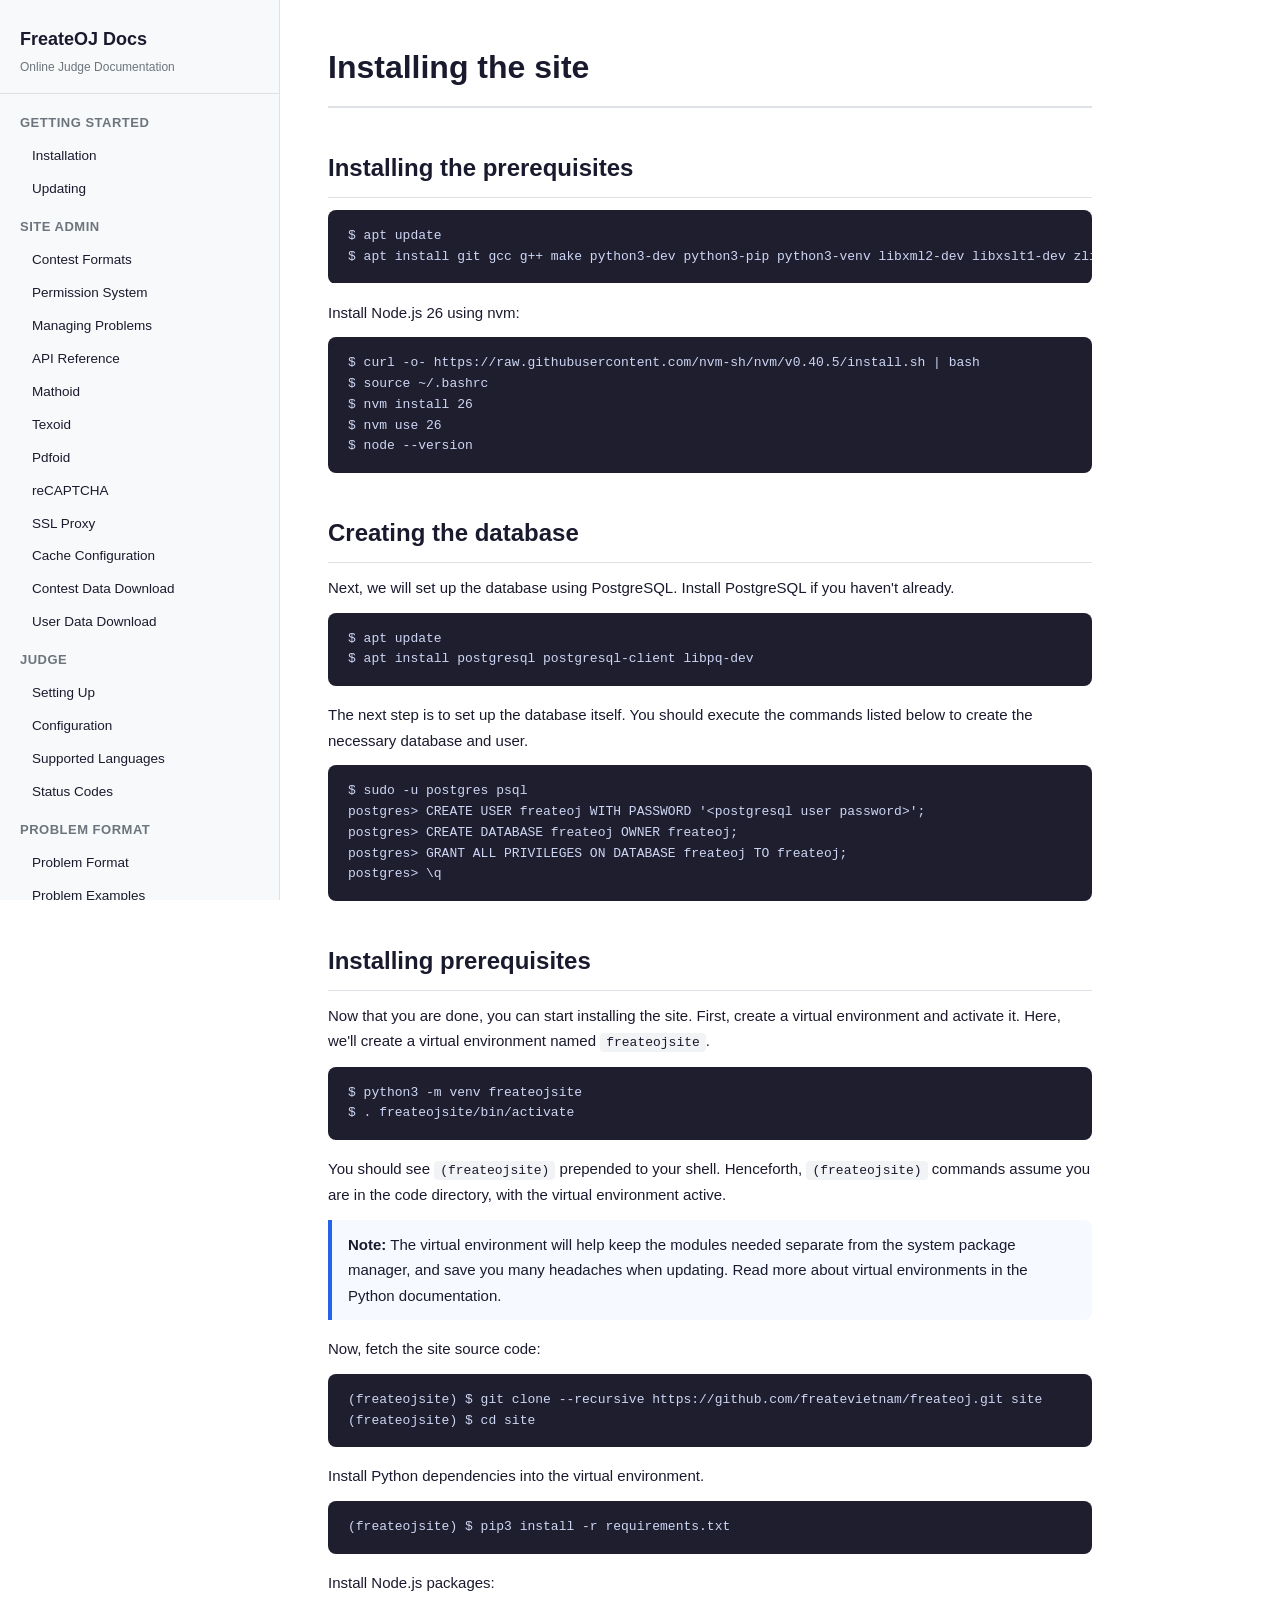
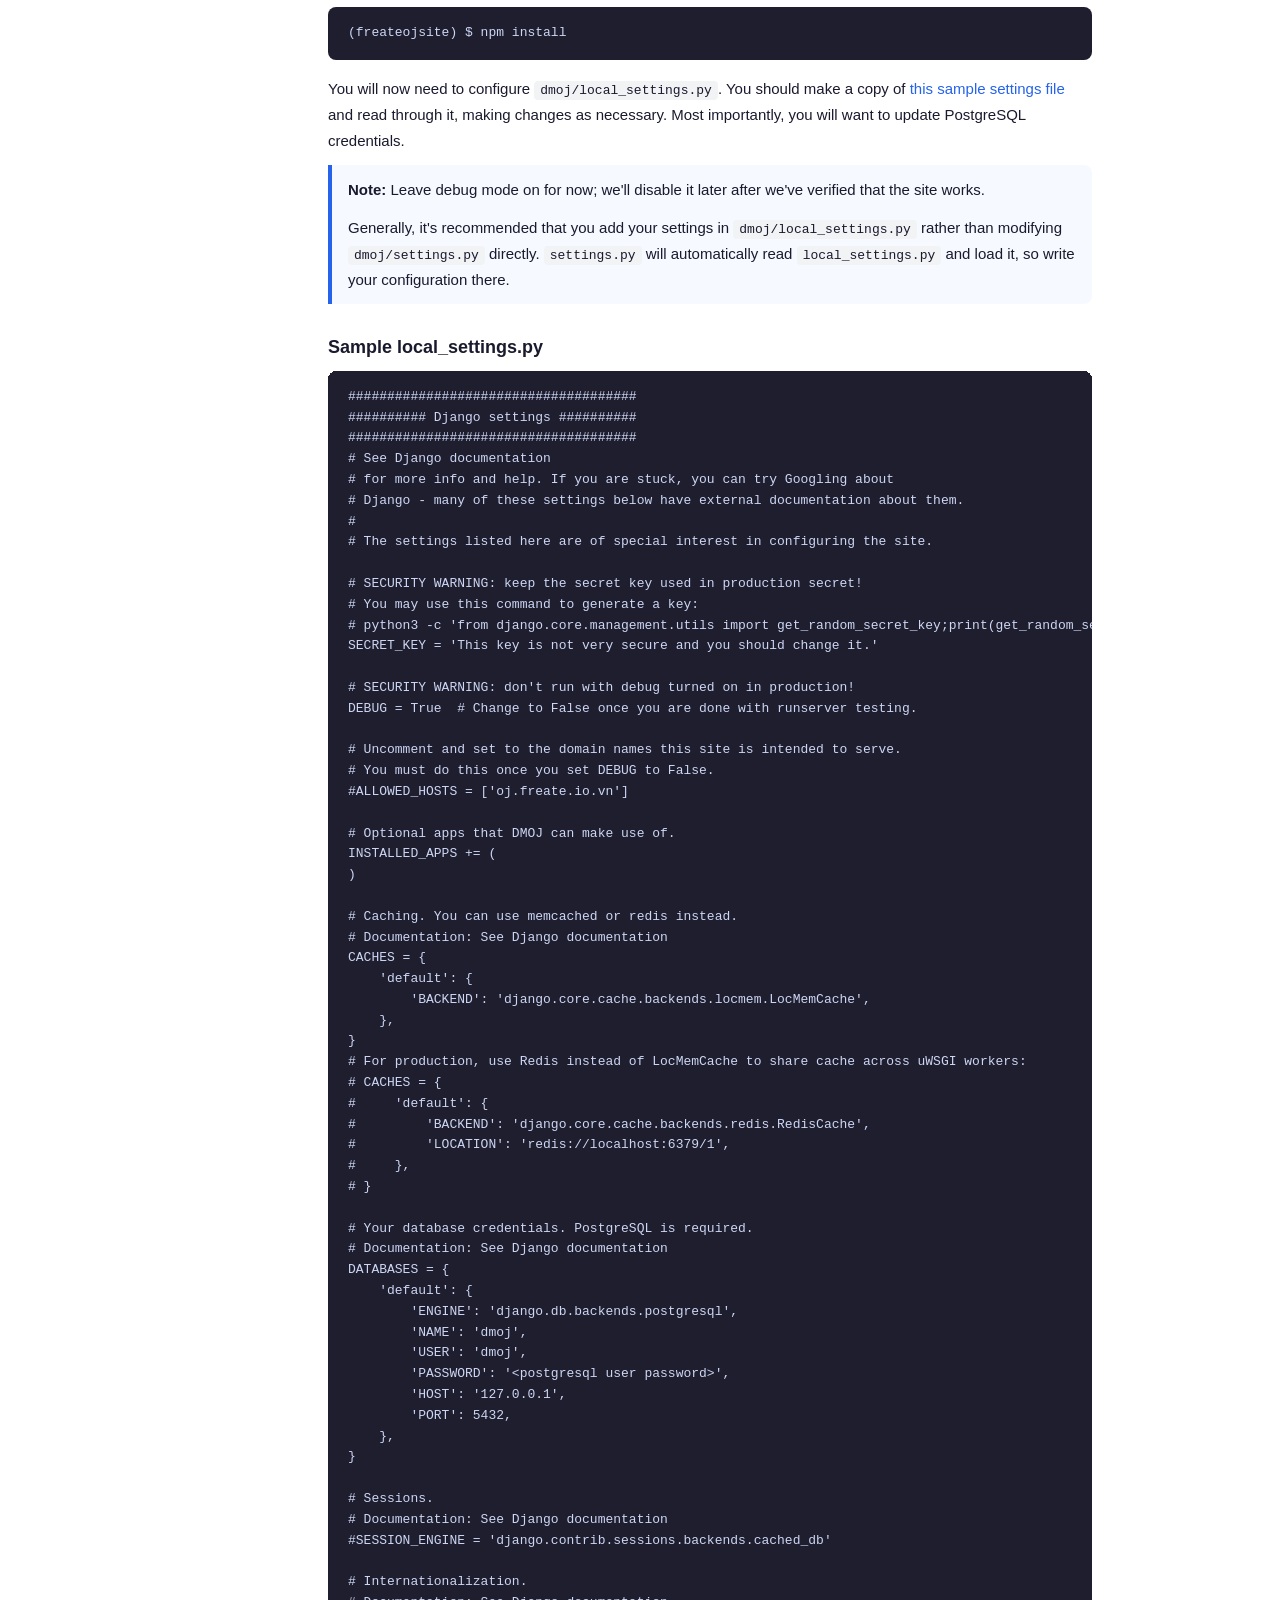
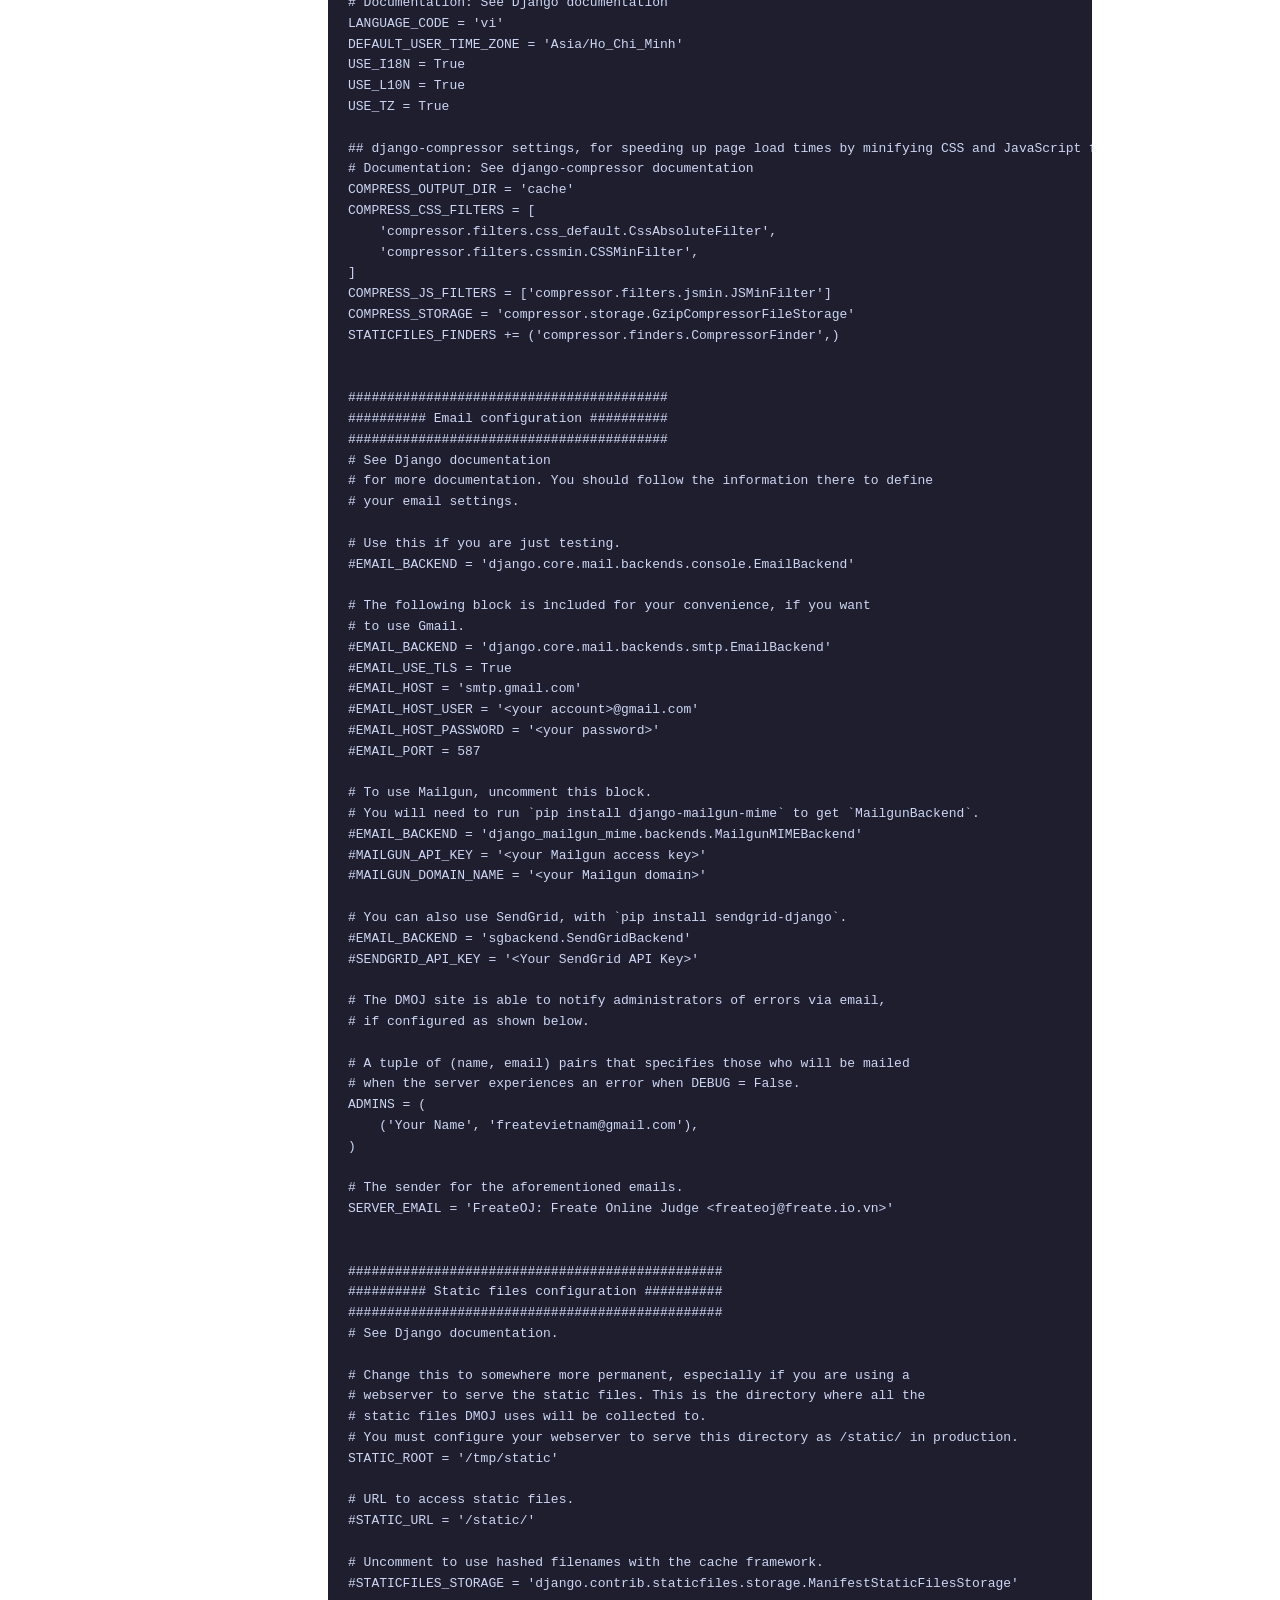
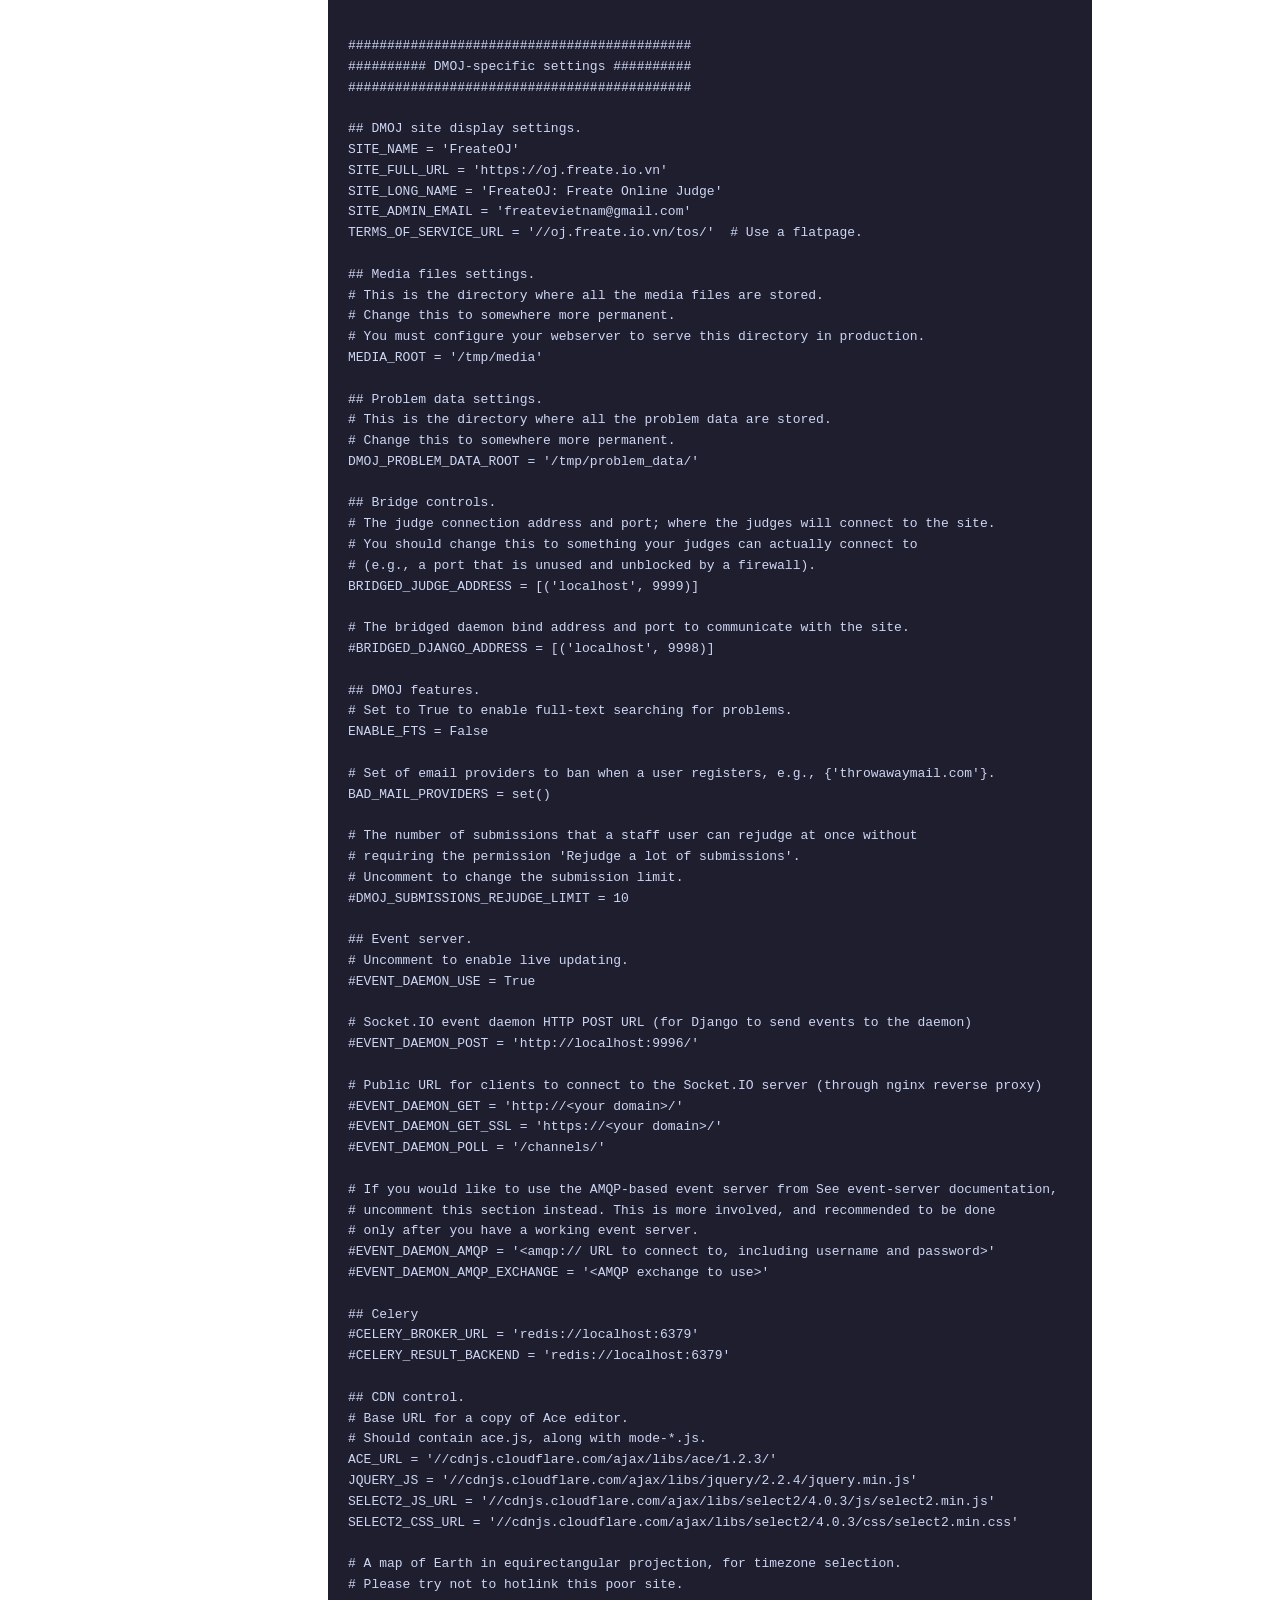
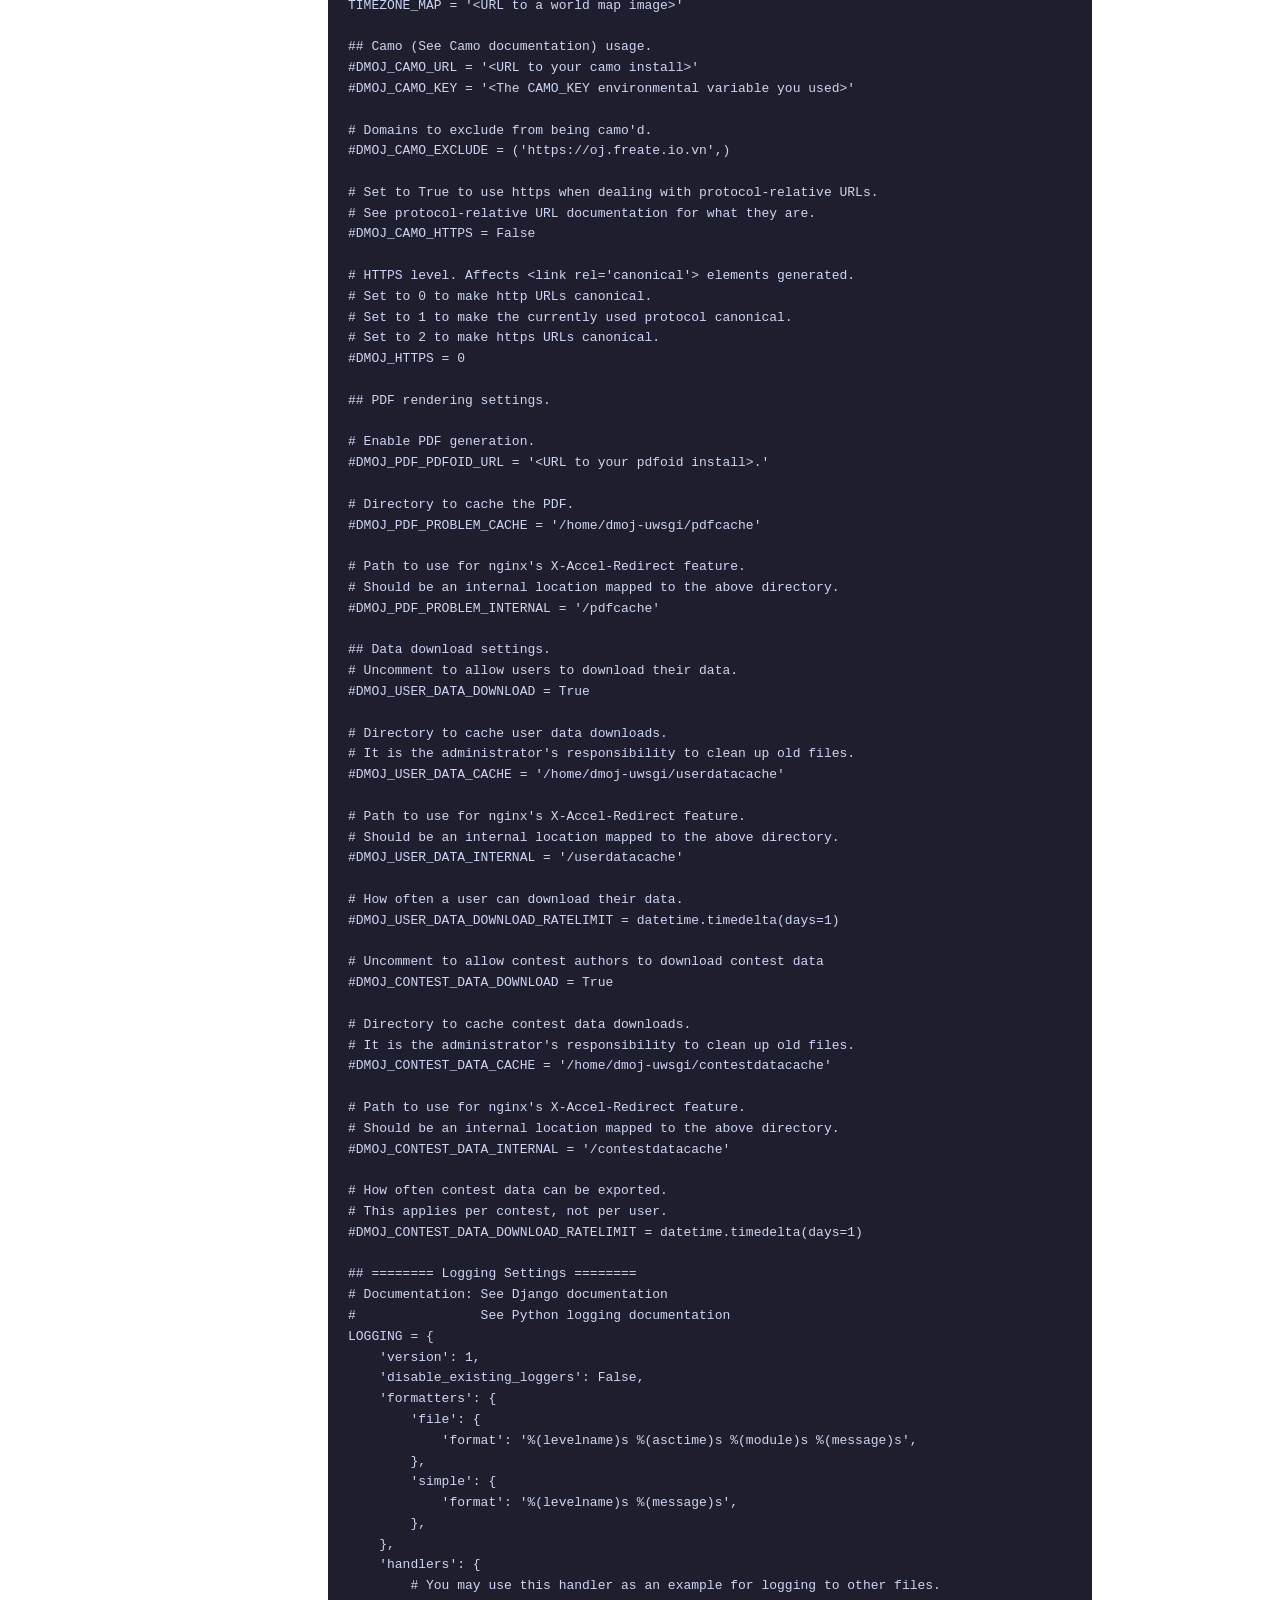
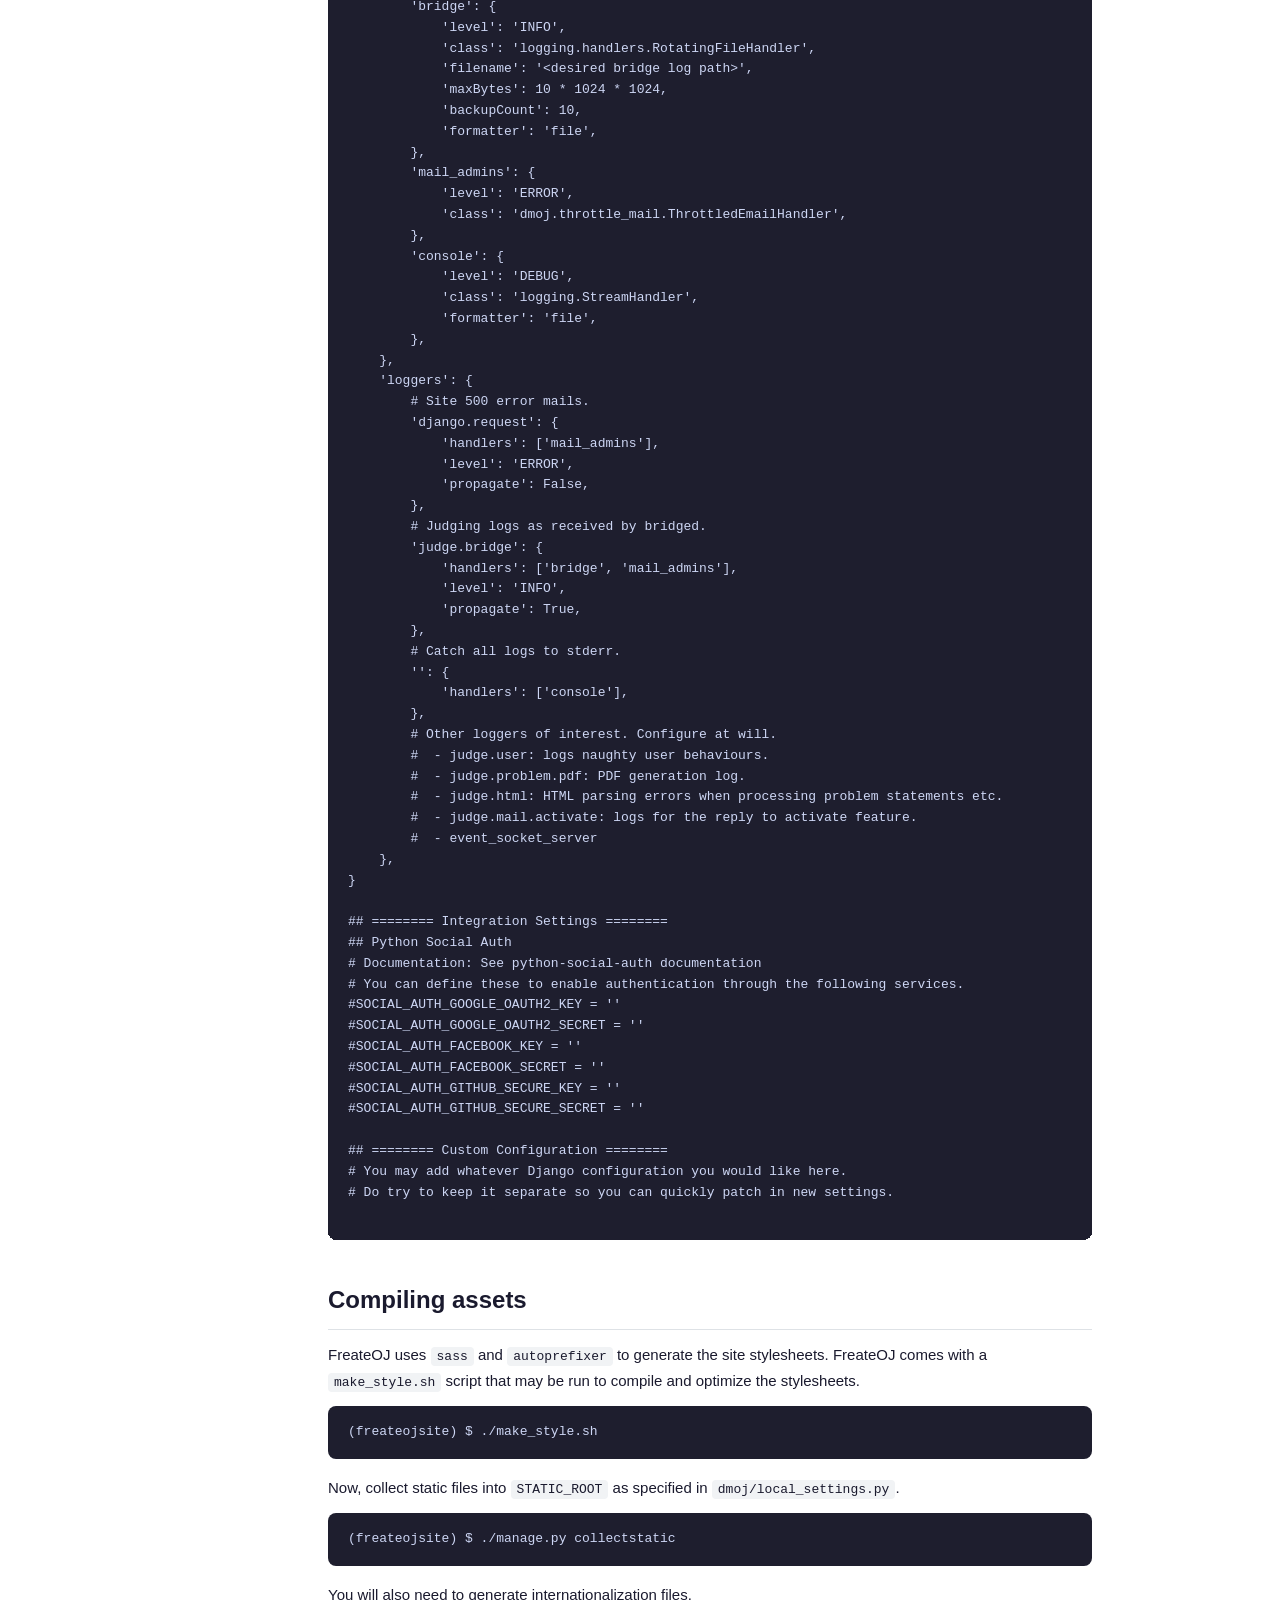
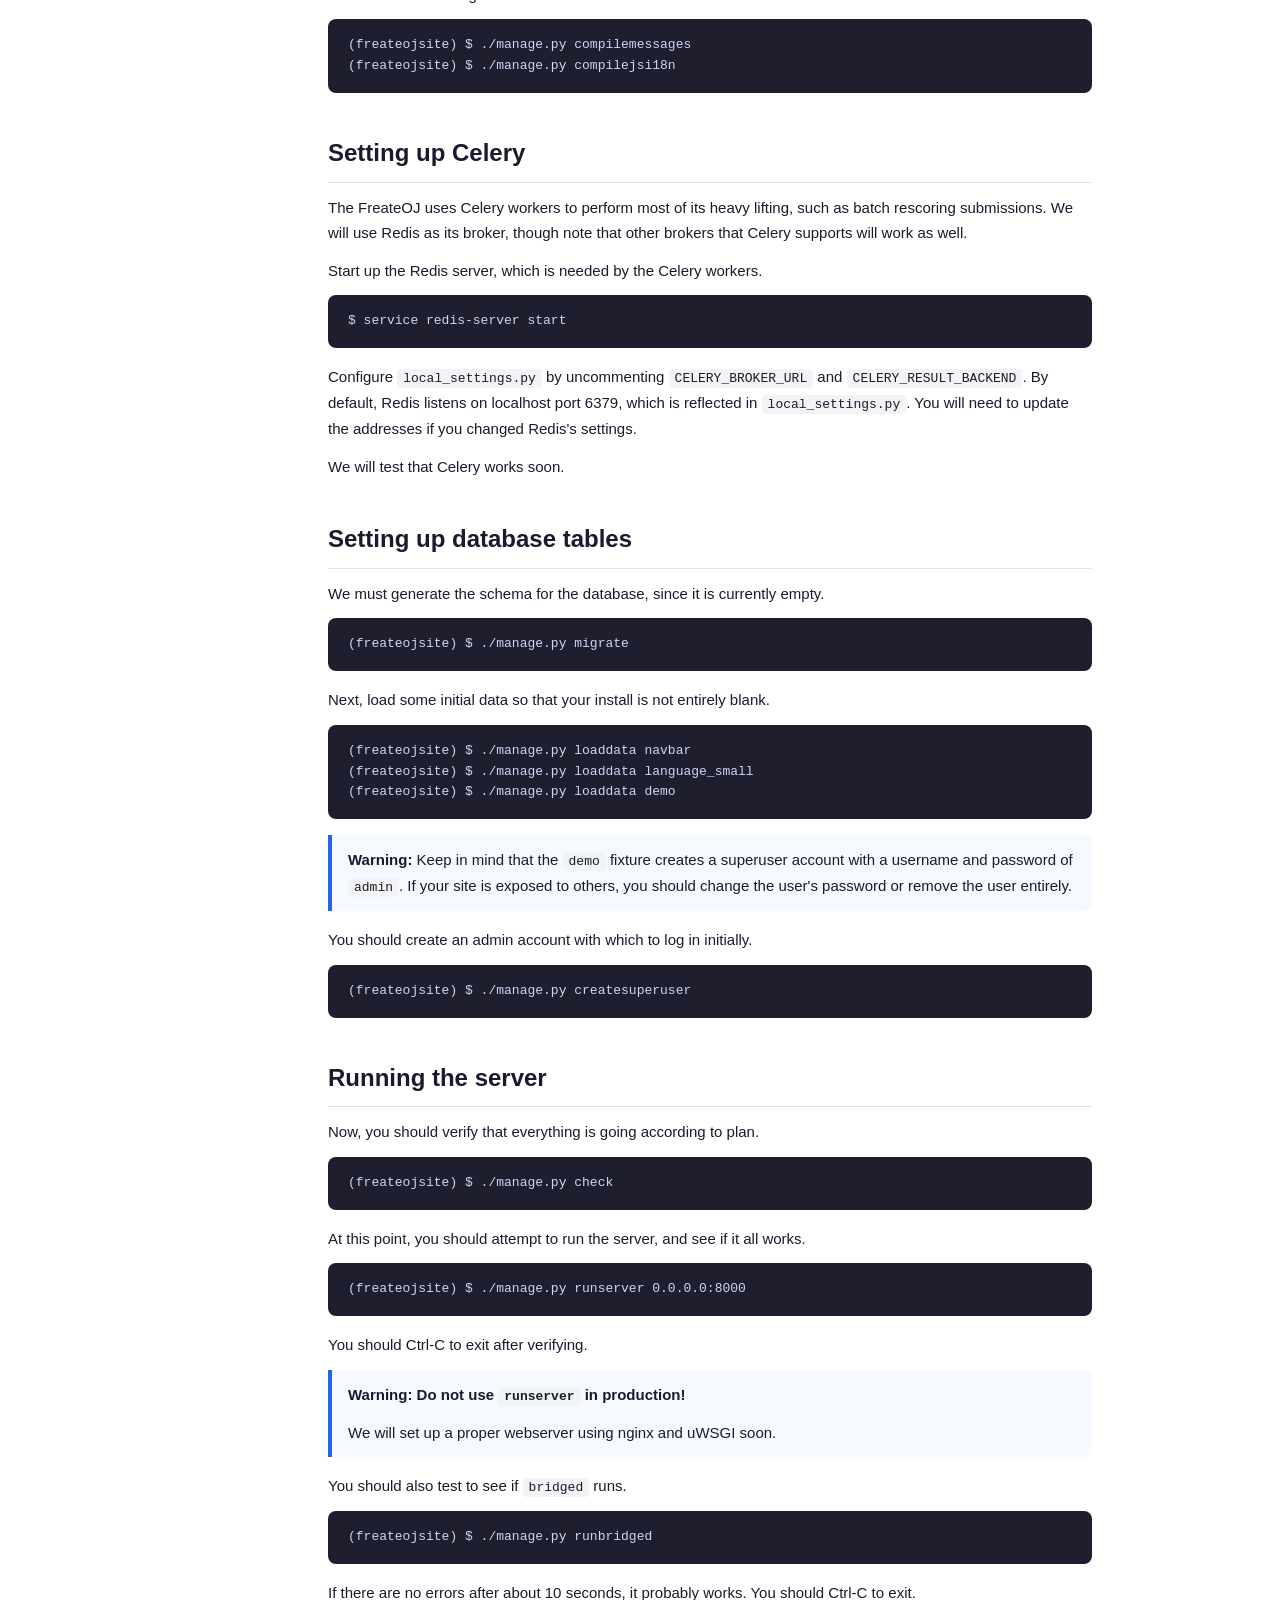
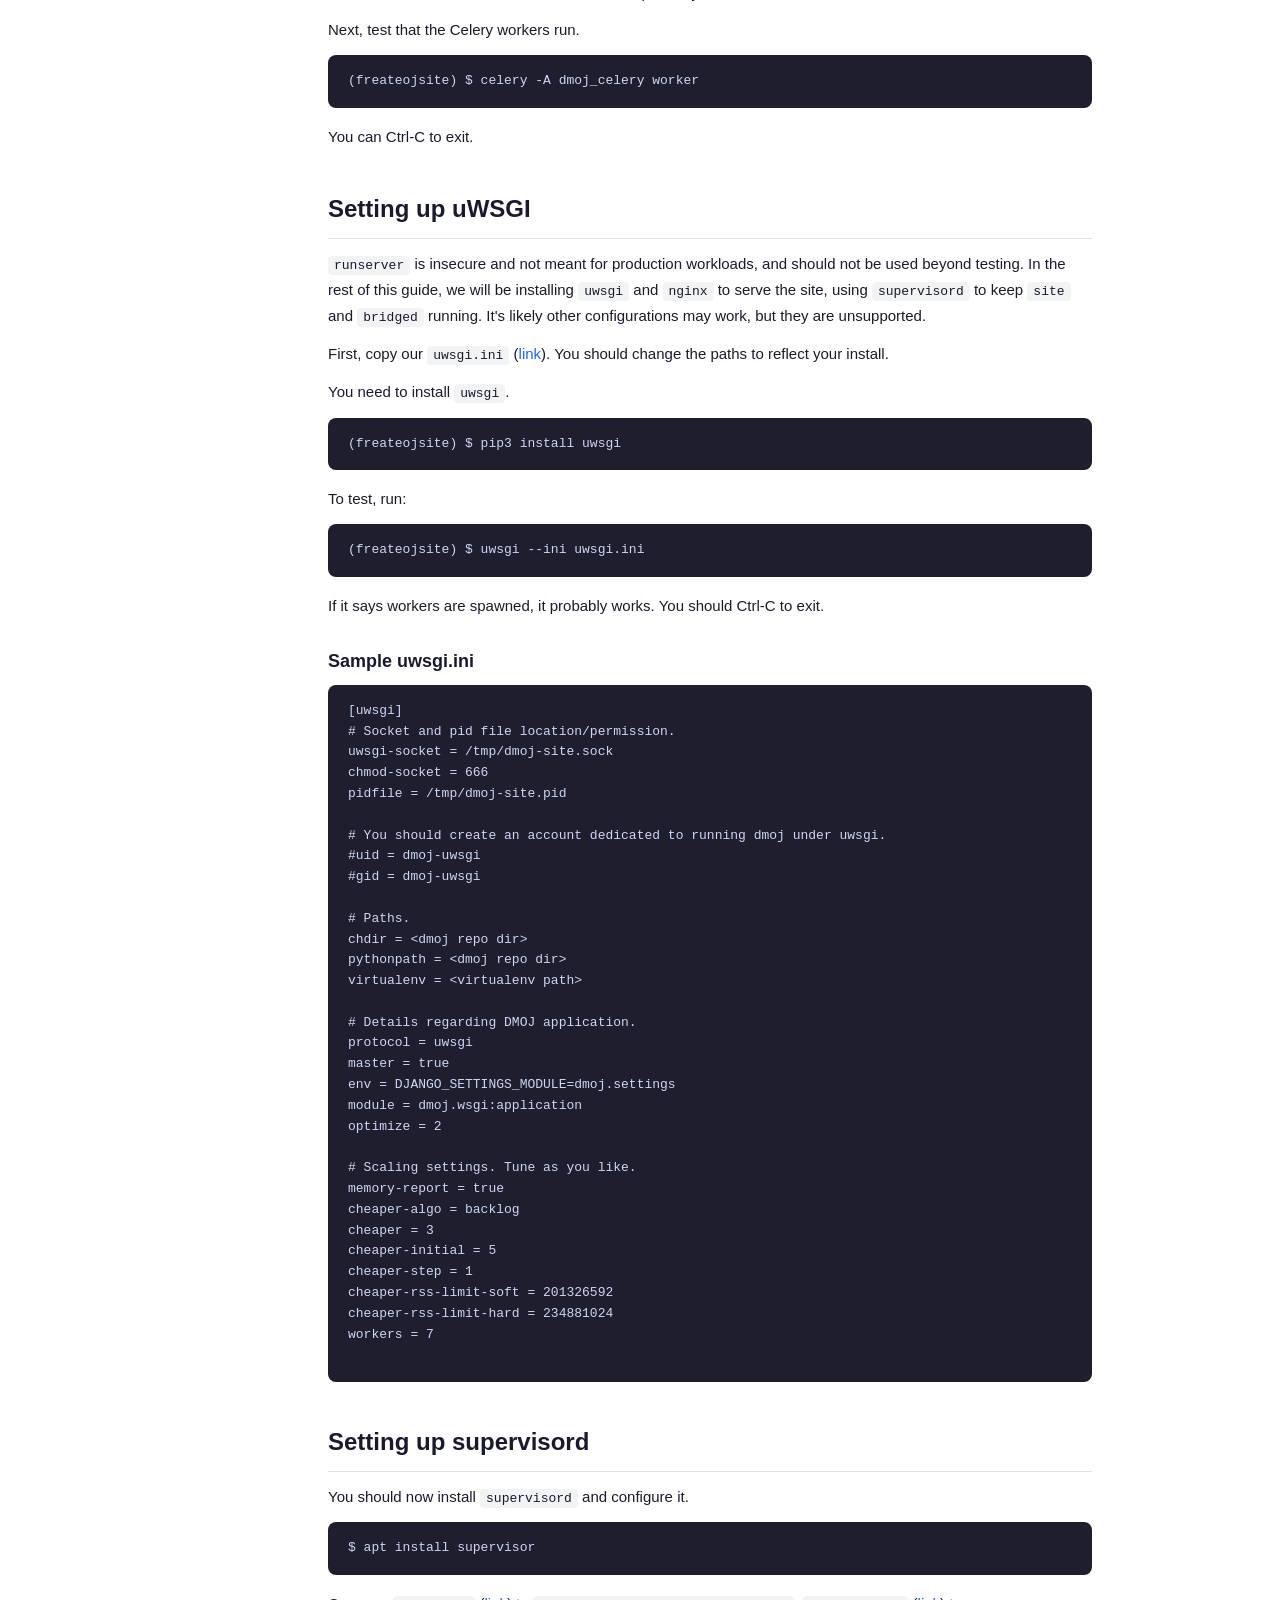
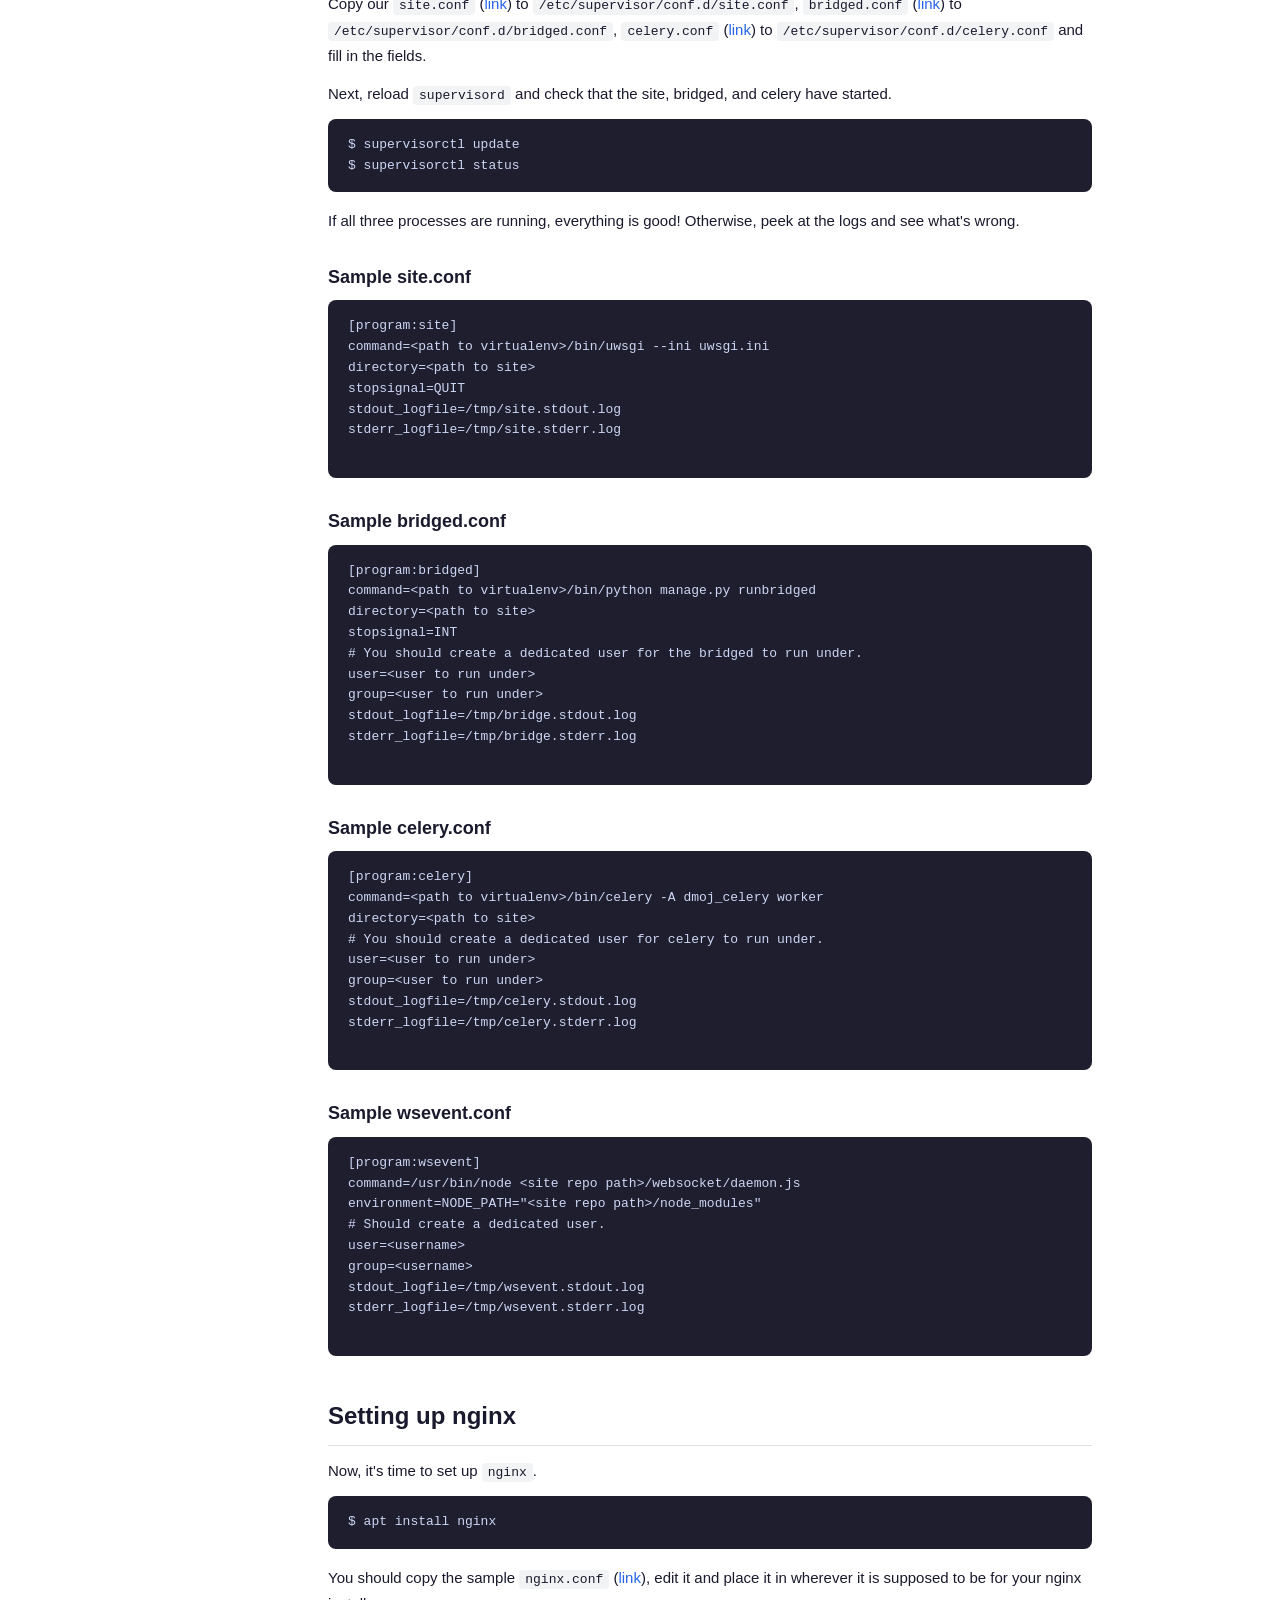
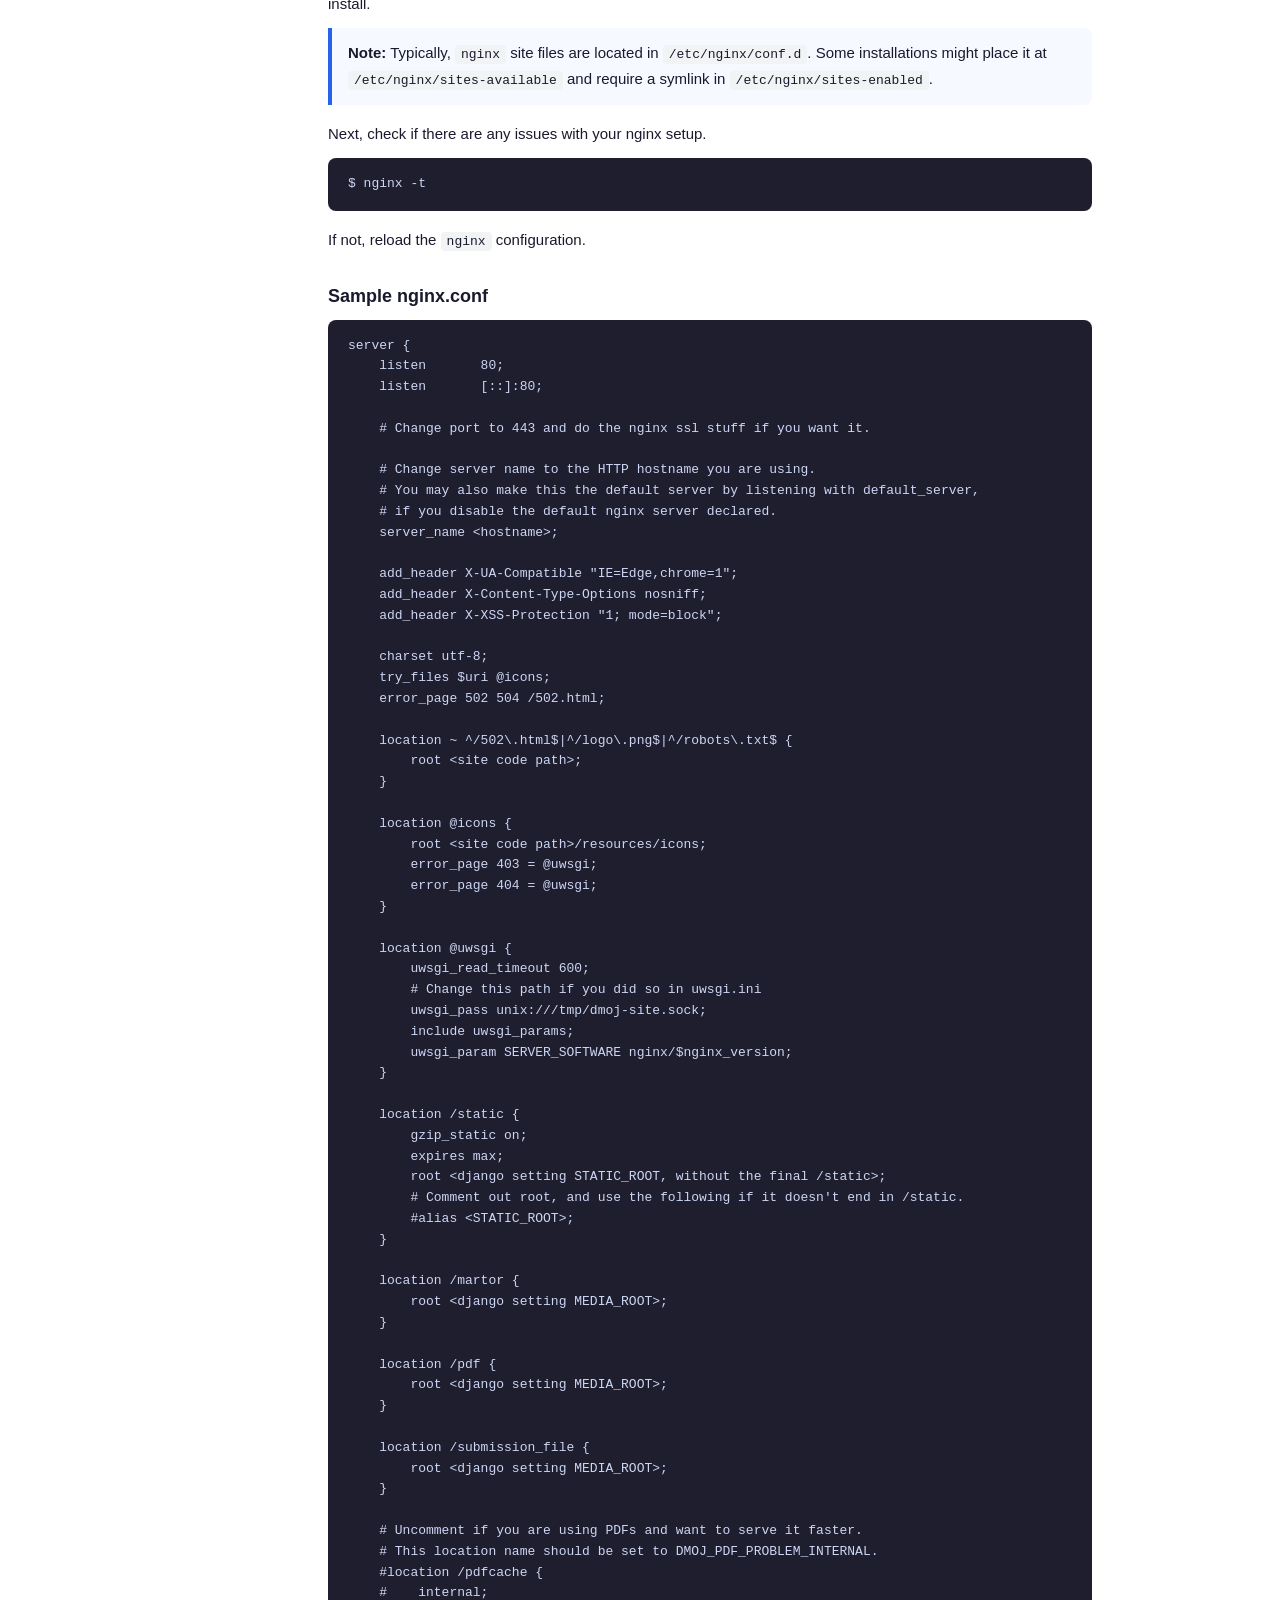
<file: index.html>
<!DOCTYPE html>
<html lang="en">
<head>
    <meta charset="UTF-8">
    <meta name="viewport" content="width=device-width, initial-scale=1.0">
    <title>FreateOJ Documentation</title>
    <link rel="stylesheet" href="css/docs.css">
</head>
<body>
    <button class="menu-toggle" onclick="document.querySelector('.sidebar').classList.toggle('open')">&#9776;</button>
    
    <aside class="sidebar">
        <div class="sidebar-header">
            <h2>FreateOJ Docs</h2>
            <p>Online Judge Documentation</p>
        </div>
        <nav>
            <ul>
                <li>
                    <a href="#">Getting Started</a>
                    <ul>
                        <li><a href="#installation">Installation</a></li>
                        <li><a href="#updating">Updating</a></li>
                    </ul>
                </li>
                <li>
                    <a href="#">Site Admin</a>
                    <ul>
                        <li><a href="#contest-formats">Contest Formats</a></li>
                        <li><a href="#permission-system">Permission System</a></li>
                        <li><a href="#managing-problems">Managing Problems</a></li>
                        <li><a href="#api">API Reference</a></li>
                        <li><a href="#mathoid">Mathoid</a></li>
                        <li><a href="#texoid">Texoid</a></li>
                        <li><a href="#pdfoid">Pdfoid</a></li>
                        <li><a href="#recaptcha">reCAPTCHA</a></li>
                        <li><a href="#ssl-proxy">SSL Proxy</a></li>
                        <li><a href="#cache-configuration">Cache Configuration</a></li>
                        <li><a href="#contest-data-download">Contest Data Download</a></li>
                        <li><a href="#user-data-download">User Data Download</a></li>
                    </ul>
                </li>
                <li>
                    <a href="#">Judge</a>
                    <ul>
                        <li><a href="#judge-setup">Setting Up</a></li>
                        <li><a href="#judge-config">Configuration</a></li>
                        <li><a href="#supported-languages">Supported Languages</a></li>
                        <li><a href="#status-codes">Status Codes</a></li>
                    </ul>
                </li>
                <li>
                    <a href="#">Problem Format</a>
                    <ul>
                        <li><a href="#problem-format">Problem Format</a></li>
                        <li><a href="#problem-examples">Problem Examples</a></li>
                        <li><a href="#custom-checkers">Custom Checkers</a></li>
                        <li><a href="#custom-graders">Custom Graders</a></li>
                        <li><a href="#generators">Generators</a></li>
                    </ul>
                </li>
                <li>
                    <a href="#">Reference</a>
                    <ul>
                        <li><a href="#math-syntax">Math Syntax</a></li>
                        <li><a href="#license">License</a></li>
                    </ul>
                </li>
            </ul>
        </nav>
    </aside>
    
    <main class="main">

        <div class="doc-section active" id="installation">
            <h1>Installing the site</h1>
            <h2>Installing the prerequisites</h2>
<pre><code class="language-shell-session">$ apt update
$ apt install git gcc g++ make python3-dev python3-pip python3-venv libxml2-dev libxslt1-dev zlib1g-dev gettext curl redis-server pkg-config libpq-dev
</code></pre>
            <p>Install Node.js 26 using nvm:</p>
<pre><code class="language-shell-session">$ curl -o- https://raw.githubusercontent.com/nvm-sh/nvm/v0.40.5/install.sh | bash
$ source ~/.bashrc
$ nvm install 26
$ nvm use 26
$ node --version
</code></pre>
            <h2>Creating the database</h2>
            <p>Next, we will set up the database using PostgreSQL. Install PostgreSQL if you haven't already.</p>
<pre><code class="language-shell-session">$ apt update
$ apt install postgresql postgresql-client libpq-dev
</code></pre>
            <p>The next step is to set up the database itself. You should execute the commands listed below to create the necessary database and user.</p>
<pre><code class="language-shell-session">$ sudo -u postgres psql
postgres> CREATE USER freateoj WITH PASSWORD '&lt;postgresql user password&gt;';
postgres> CREATE DATABASE freateoj OWNER freateoj;
postgres> GRANT ALL PRIVILEGES ON DATABASE freateoj TO freateoj;
postgres> \q
</code></pre>
            <h2>Installing prerequisites</h2>
            <p>Now that you are done, you can start installing the site. First, create a virtual environment and activate it. Here, we'll create a virtual environment named <code>freateojsite</code>.</p>
<pre><code class="language-shell-session">$ python3 -m venv freateojsite
$ . freateojsite/bin/activate
</code></pre>
            <p>You should see <code>(freateojsite)</code> prepended to your shell. Henceforth, <code>(freateojsite)</code> commands assume you are in the code directory, with the virtual environment active.</p>
            <blockquote><p><strong>Note:</strong> The virtual environment will help keep the modules needed separate from the system package manager, and save you many headaches when updating. Read more about virtual environments in the Python documentation.</p></blockquote>
            <p>Now, fetch the site source code:</p>
<pre><code class="language-shell-session">(freateojsite) $ git clone --recursive https://github.com/freatevietnam/freateoj.git site
(freateojsite) $ cd site
</code></pre>
            <p>Install Python dependencies into the virtual environment.</p>
<pre><code class="language-shell-session">(freateojsite) $ pip3 install -r requirements.txt
</code></pre>
            <p>Install Node.js packages:</p>
<pre><code class="language-shell-session">(freateojsite) $ npm install
</code></pre>
            <p>You will now need to configure <code>dmoj/local_settings.py</code>. You should make a copy of <a href="sample_files/local_settings.py">this sample settings file</a> and read through it, making changes as necessary. Most importantly, you will want to update PostgreSQL credentials.</p>
            <blockquote><p><strong>Note:</strong> Leave debug mode on for now; we'll disable it later after we've verified that the site works.</p>
            <p>Generally, it's recommended that you add your settings in <code>dmoj/local_settings.py</code> rather than modifying <code>dmoj/settings.py</code> directly. <code>settings.py</code> will automatically read <code>local_settings.py</code> and load it, so write your configuration there.</p></blockquote>
            <h3>Sample local_settings.py</h3>
<pre><code class="language-python">#####################################
########## Django settings ##########
#####################################
# See Django documentation
# for more info and help. If you are stuck, you can try Googling about
# Django - many of these settings below have external documentation about them.
#
# The settings listed here are of special interest in configuring the site.

# SECURITY WARNING: keep the secret key used in production secret!
# You may use this command to generate a key:
# python3 -c 'from django.core.management.utils import get_random_secret_key;print(get_random_secret_key())'
SECRET_KEY = 'This key is not very secure and you should change it.'

# SECURITY WARNING: don't run with debug turned on in production!
DEBUG = True  # Change to False once you are done with runserver testing.

# Uncomment and set to the domain names this site is intended to serve.
# You must do this once you set DEBUG to False.
#ALLOWED_HOSTS = ['oj.freate.io.vn']

# Optional apps that DMOJ can make use of.
INSTALLED_APPS += (
)

# Caching. You can use memcached or redis instead.
# Documentation: See Django documentation
CACHES = {
    'default': {
        'BACKEND': 'django.core.cache.backends.locmem.LocMemCache',
    },
}
# For production, use Redis instead of LocMemCache to share cache across uWSGI workers:
# CACHES = {
#     'default': {
#         'BACKEND': 'django.core.cache.backends.redis.RedisCache',
#         'LOCATION': 'redis://localhost:6379/1',
#     },
# }

# Your database credentials. PostgreSQL is required.
# Documentation: See Django documentation
DATABASES = {
    'default': {
        'ENGINE': 'django.db.backends.postgresql',
        'NAME': 'dmoj',
        'USER': 'dmoj',
        'PASSWORD': '&lt;postgresql user password&gt;',
        'HOST': '127.0.0.1',
        'PORT': 5432,
    },
}

# Sessions.
# Documentation: See Django documentation
#SESSION_ENGINE = 'django.contrib.sessions.backends.cached_db'

# Internationalization.
# Documentation: See Django documentation
LANGUAGE_CODE = 'vi'
DEFAULT_USER_TIME_ZONE = 'Asia/Ho_Chi_Minh'
USE_I18N = True
USE_L10N = True
USE_TZ = True

## django-compressor settings, for speeding up page load times by minifying CSS and JavaScript files.
# Documentation: See django-compressor documentation
COMPRESS_OUTPUT_DIR = 'cache'
COMPRESS_CSS_FILTERS = [
    'compressor.filters.css_default.CssAbsoluteFilter',
    'compressor.filters.cssmin.CSSMinFilter',
]
COMPRESS_JS_FILTERS = ['compressor.filters.jsmin.JSMinFilter']
COMPRESS_STORAGE = 'compressor.storage.GzipCompressorFileStorage'
STATICFILES_FINDERS += ('compressor.finders.CompressorFinder',)


#########################################
########## Email configuration ##########
#########################################
# See Django documentation
# for more documentation. You should follow the information there to define
# your email settings.

# Use this if you are just testing.
#EMAIL_BACKEND = 'django.core.mail.backends.console.EmailBackend'

# The following block is included for your convenience, if you want
# to use Gmail.
#EMAIL_BACKEND = 'django.core.mail.backends.smtp.EmailBackend'
#EMAIL_USE_TLS = True
#EMAIL_HOST = 'smtp.gmail.com'
#EMAIL_HOST_USER = '&lt;your account&gt;@gmail.com'
#EMAIL_HOST_PASSWORD = '&lt;your password&gt;'
#EMAIL_PORT = 587

# To use Mailgun, uncomment this block.
# You will need to run `pip install django-mailgun-mime` to get `MailgunBackend`.
#EMAIL_BACKEND = 'django_mailgun_mime.backends.MailgunMIMEBackend'
#MAILGUN_API_KEY = '&lt;your Mailgun access key&gt;'
#MAILGUN_DOMAIN_NAME = '&lt;your Mailgun domain&gt;'

# You can also use SendGrid, with `pip install sendgrid-django`.
#EMAIL_BACKEND = 'sgbackend.SendGridBackend'
#SENDGRID_API_KEY = '&lt;Your SendGrid API Key&gt;'

# The DMOJ site is able to notify administrators of errors via email,
# if configured as shown below.

# A tuple of (name, email) pairs that specifies those who will be mailed
# when the server experiences an error when DEBUG = False.
ADMINS = (
    ('Your Name', 'freatevietnam@gmail.com'),
)

# The sender for the aforementioned emails.
SERVER_EMAIL = 'FreateOJ: Freate Online Judge &lt;freateoj@freate.io.vn&gt;'


################################################
########## Static files configuration ##########
################################################
# See Django documentation.

# Change this to somewhere more permanent, especially if you are using a
# webserver to serve the static files. This is the directory where all the
# static files DMOJ uses will be collected to.
# You must configure your webserver to serve this directory as /static/ in production.
STATIC_ROOT = '/tmp/static'

# URL to access static files.
#STATIC_URL = '/static/'

# Uncomment to use hashed filenames with the cache framework.
#STATICFILES_STORAGE = 'django.contrib.staticfiles.storage.ManifestStaticFilesStorage'


############################################
########## DMOJ-specific settings ##########
############################################

## DMOJ site display settings.
SITE_NAME = 'FreateOJ'
SITE_FULL_URL = 'https://oj.freate.io.vn'
SITE_LONG_NAME = 'FreateOJ: Freate Online Judge'
SITE_ADMIN_EMAIL = 'freatevietnam@gmail.com'
TERMS_OF_SERVICE_URL = '//oj.freate.io.vn/tos/'  # Use a flatpage.

## Media files settings.
# This is the directory where all the media files are stored.
# Change this to somewhere more permanent.
# You must configure your webserver to serve this directory in production.
MEDIA_ROOT = '/tmp/media'

## Problem data settings.
# This is the directory where all the problem data are stored.
# Change this to somewhere more permanent.
DMOJ_PROBLEM_DATA_ROOT = '/tmp/problem_data/'

## Bridge controls.
# The judge connection address and port; where the judges will connect to the site.
# You should change this to something your judges can actually connect to
# (e.g., a port that is unused and unblocked by a firewall).
BRIDGED_JUDGE_ADDRESS = [('localhost', 9999)]

# The bridged daemon bind address and port to communicate with the site.
#BRIDGED_DJANGO_ADDRESS = [('localhost', 9998)]

## DMOJ features.
# Set to True to enable full-text searching for problems.
ENABLE_FTS = False

# Set of email providers to ban when a user registers, e.g., {'throwawaymail.com'}.
BAD_MAIL_PROVIDERS = set()

# The number of submissions that a staff user can rejudge at once without
# requiring the permission 'Rejudge a lot of submissions'.
# Uncomment to change the submission limit.
#DMOJ_SUBMISSIONS_REJUDGE_LIMIT = 10

## Event server.
# Uncomment to enable live updating.
#EVENT_DAEMON_USE = True

# Socket.IO event daemon HTTP POST URL (for Django to send events to the daemon)
#EVENT_DAEMON_POST = 'http://localhost:9996/'

# Public URL for clients to connect to the Socket.IO server (through nginx reverse proxy)
#EVENT_DAEMON_GET = 'http://&lt;your domain&gt;/'
#EVENT_DAEMON_GET_SSL = 'https://&lt;your domain&gt;/'
#EVENT_DAEMON_POLL = '/channels/'

# If you would like to use the AMQP-based event server from See event-server documentation,
# uncomment this section instead. This is more involved, and recommended to be done
# only after you have a working event server.
#EVENT_DAEMON_AMQP = '&lt;amqp:// URL to connect to, including username and password&gt;'
#EVENT_DAEMON_AMQP_EXCHANGE = '&lt;AMQP exchange to use&gt;'

## Celery
#CELERY_BROKER_URL = 'redis://localhost:6379'
#CELERY_RESULT_BACKEND = 'redis://localhost:6379'

## CDN control.
# Base URL for a copy of Ace editor.
# Should contain ace.js, along with mode-*.js.
ACE_URL = '//cdnjs.cloudflare.com/ajax/libs/ace/1.2.3/'
JQUERY_JS = '//cdnjs.cloudflare.com/ajax/libs/jquery/2.2.4/jquery.min.js'
SELECT2_JS_URL = '//cdnjs.cloudflare.com/ajax/libs/select2/4.0.3/js/select2.min.js'
SELECT2_CSS_URL = '//cdnjs.cloudflare.com/ajax/libs/select2/4.0.3/css/select2.min.css'

# A map of Earth in equirectangular projection, for timezone selection.
# Please try not to hotlink this poor site.
TIMEZONE_MAP = '&lt;URL to a world map image&gt;'

## Camo (See Camo documentation) usage.
#DMOJ_CAMO_URL = '&lt;URL to your camo install&gt;'
#DMOJ_CAMO_KEY = '&lt;The CAMO_KEY environmental variable you used&gt;'

# Domains to exclude from being camo'd.
#DMOJ_CAMO_EXCLUDE = ('https://oj.freate.io.vn',)

# Set to True to use https when dealing with protocol-relative URLs.
# See protocol-relative URL documentation for what they are.
#DMOJ_CAMO_HTTPS = False

# HTTPS level. Affects &lt;link rel='canonical'&gt; elements generated.
# Set to 0 to make http URLs canonical.
# Set to 1 to make the currently used protocol canonical.
# Set to 2 to make https URLs canonical.
#DMOJ_HTTPS = 0

## PDF rendering settings.

# Enable PDF generation.
#DMOJ_PDF_PDFOID_URL = '&lt;URL to your pdfoid install&gt;.'

# Directory to cache the PDF.
#DMOJ_PDF_PROBLEM_CACHE = '/home/dmoj-uwsgi/pdfcache'

# Path to use for nginx's X-Accel-Redirect feature.
# Should be an internal location mapped to the above directory.
#DMOJ_PDF_PROBLEM_INTERNAL = '/pdfcache'

## Data download settings.
# Uncomment to allow users to download their data.
#DMOJ_USER_DATA_DOWNLOAD = True

# Directory to cache user data downloads.
# It is the administrator's responsibility to clean up old files.
#DMOJ_USER_DATA_CACHE = '/home/dmoj-uwsgi/userdatacache'

# Path to use for nginx's X-Accel-Redirect feature.
# Should be an internal location mapped to the above directory.
#DMOJ_USER_DATA_INTERNAL = '/userdatacache'

# How often a user can download their data.
#DMOJ_USER_DATA_DOWNLOAD_RATELIMIT = datetime.timedelta(days=1)

# Uncomment to allow contest authors to download contest data
#DMOJ_CONTEST_DATA_DOWNLOAD = True

# Directory to cache contest data downloads.
# It is the administrator's responsibility to clean up old files.
#DMOJ_CONTEST_DATA_CACHE = '/home/dmoj-uwsgi/contestdatacache'

# Path to use for nginx's X-Accel-Redirect feature.
# Should be an internal location mapped to the above directory.
#DMOJ_CONTEST_DATA_INTERNAL = '/contestdatacache'

# How often contest data can be exported.
# This applies per contest, not per user.
#DMOJ_CONTEST_DATA_DOWNLOAD_RATELIMIT = datetime.timedelta(days=1)

## ======== Logging Settings ========
# Documentation: See Django documentation
#                See Python logging documentation
LOGGING = {
    'version': 1,
    'disable_existing_loggers': False,
    'formatters': {
        'file': {
            'format': '%(levelname)s %(asctime)s %(module)s %(message)s',
        },
        'simple': {
            'format': '%(levelname)s %(message)s',
        },
    },
    'handlers': {
        # You may use this handler as an example for logging to other files.
        'bridge': {
            'level': 'INFO',
            'class': 'logging.handlers.RotatingFileHandler',
            'filename': '&lt;desired bridge log path&gt;',
            'maxBytes': 10 * 1024 * 1024,
            'backupCount': 10,
            'formatter': 'file',
        },
        'mail_admins': {
            'level': 'ERROR',
            'class': 'dmoj.throttle_mail.ThrottledEmailHandler',
        },
        'console': {
            'level': 'DEBUG',
            'class': 'logging.StreamHandler',
            'formatter': 'file',
        },
    },
    'loggers': {
        # Site 500 error mails.
        'django.request': {
            'handlers': ['mail_admins'],
            'level': 'ERROR',
            'propagate': False,
        },
        # Judging logs as received by bridged.
        'judge.bridge': {
            'handlers': ['bridge', 'mail_admins'],
            'level': 'INFO',
            'propagate': True,
        },
        # Catch all logs to stderr.
        '': {
            'handlers': ['console'],
        },
        # Other loggers of interest. Configure at will.
        #  - judge.user: logs naughty user behaviours.
        #  - judge.problem.pdf: PDF generation log.
        #  - judge.html: HTML parsing errors when processing problem statements etc.
        #  - judge.mail.activate: logs for the reply to activate feature.
        #  - event_socket_server
    },
}

## ======== Integration Settings ========
## Python Social Auth
# Documentation: See python-social-auth documentation
# You can define these to enable authentication through the following services.
#SOCIAL_AUTH_GOOGLE_OAUTH2_KEY = ''
#SOCIAL_AUTH_GOOGLE_OAUTH2_SECRET = ''
#SOCIAL_AUTH_FACEBOOK_KEY = ''
#SOCIAL_AUTH_FACEBOOK_SECRET = ''
#SOCIAL_AUTH_GITHUB_SECURE_KEY = ''
#SOCIAL_AUTH_GITHUB_SECURE_SECRET = ''

## ======== Custom Configuration ========
# You may add whatever Django configuration you would like here.
# Do try to keep it separate so you can quickly patch in new settings.

</code></pre>
            <h2>Compiling assets</h2>
            <p>FreateOJ uses <code>sass</code> and <code>autoprefixer</code> to generate the site stylesheets. FreateOJ comes with a <code>make_style.sh</code> script that may be run to compile and optimize the stylesheets.</p>
<pre><code class="language-shell-session">(freateojsite) $ ./make_style.sh
</code></pre>
            <p>Now, collect static files into <code>STATIC_ROOT</code> as specified in <code>dmoj/local_settings.py</code>.</p>
<pre><code class="language-shell-session">(freateojsite) $ ./manage.py collectstatic
</code></pre>
            <p>You will also need to generate internationalization files.</p>
<pre><code class="language-shell-session">(freateojsite) $ ./manage.py compilemessages
(freateojsite) $ ./manage.py compilejsi18n
</code></pre>
            <h2>Setting up Celery</h2>
            <p>The FreateOJ uses Celery workers to perform most of its heavy lifting, such as batch rescoring submissions. We will use Redis as its broker, though note that other brokers that Celery supports will work as well.</p>
            <p>Start up the Redis server, which is needed by the Celery workers.</p>
<pre><code class="language-shell-session">$ service redis-server start
</code></pre>
            <p>Configure <code>local_settings.py</code> by uncommenting <code>CELERY_BROKER_URL</code> and <code>CELERY_RESULT_BACKEND</code>. By default, Redis listens on localhost port 6379, which is reflected in <code>local_settings.py</code>. You will need to update the addresses if you changed Redis's settings.</p>
            <p>We will test that Celery works soon.</p>
            <h2>Setting up database tables</h2>
            <p>We must generate the schema for the database, since it is currently empty.</p>
<pre><code class="language-shell-session">(freateojsite) $ ./manage.py migrate
</code></pre>
            <p>Next, load some initial data so that your install is not entirely blank.</p>
<pre><code class="language-shell-session">(freateojsite) $ ./manage.py loaddata navbar
(freateojsite) $ ./manage.py loaddata language_small
(freateojsite) $ ./manage.py loaddata demo
</code></pre>
            <blockquote><p><strong>Warning:</strong> Keep in mind that the <code>demo</code> fixture creates a superuser account with a username and password of <code>admin</code>. If your site is exposed to others, you should change the user's password or remove the user entirely.</p></blockquote>
            <p>You should create an admin account with which to log in initially.</p>
<pre><code class="language-shell-session">(freateojsite) $ ./manage.py createsuperuser
</code></pre>
            <h2>Running the server</h2>
            <p>Now, you should verify that everything is going according to plan.</p>
<pre><code class="language-shell-session">(freateojsite) $ ./manage.py check
</code></pre>
            <p>At this point, you should attempt to run the server, and see if it all works.</p>
<pre><code class="language-shell-session">(freateojsite) $ ./manage.py runserver 0.0.0.0:8000
</code></pre>
            <p>You should Ctrl-C to exit after verifying.</p>
            <blockquote><p><strong>Warning:</strong> <strong>Do not use <code>runserver</code> in production!</strong></p>
            <p>We will set up a proper webserver using nginx and uWSGI soon.</p></blockquote>
            <p>You should also test to see if <code>bridged</code> runs.</p>
<pre><code class="language-shell-session">(freateojsite) $ ./manage.py runbridged
</code></pre>
            <p>If there are no errors after about 10 seconds, it probably works. You should Ctrl-C to exit.</p>
            <p>Next, test that the Celery workers run.</p>
<pre><code class="language-shell-session">(freateojsite) $ celery -A dmoj_celery worker
</code></pre>
            <p>You can Ctrl-C to exit.</p>
            <h2>Setting up uWSGI</h2>
            <p><code>runserver</code> is insecure and not meant for production workloads, and should not be used beyond testing. In the rest of this guide, we will be installing <code>uwsgi</code> and <code>nginx</code> to serve the site, using <code>supervisord</code> to keep <code>site</code> and <code>bridged</code> running. It's likely other configurations may work, but they are unsupported.</p>
            <p>First, copy our <code>uwsgi.ini</code> (<a href="sample_files/uwsgi.ini">link</a>). You should change the paths to reflect your install.</p>
            <p>You need to install <code>uwsgi</code>.</p>
<pre><code class="language-shell-session">(freateojsite) $ pip3 install uwsgi
</code></pre>
            <p>To test, run:</p>
<pre><code class="language-shell-session">(freateojsite) $ uwsgi --ini uwsgi.ini
</code></pre>
            <p>If it says workers are spawned, it probably works. You should Ctrl-C to exit.</p>
            <h3>Sample uwsgi.ini</h3>
<pre><code class="language-ini">[uwsgi]
# Socket and pid file location/permission.
uwsgi-socket = /tmp/dmoj-site.sock
chmod-socket = 666
pidfile = /tmp/dmoj-site.pid

# You should create an account dedicated to running dmoj under uwsgi.
#uid = dmoj-uwsgi
#gid = dmoj-uwsgi

# Paths.
chdir = &lt;dmoj repo dir&gt;
pythonpath = &lt;dmoj repo dir&gt;
virtualenv = &lt;virtualenv path&gt;

# Details regarding DMOJ application.
protocol = uwsgi
master = true
env = DJANGO_SETTINGS_MODULE=dmoj.settings
module = dmoj.wsgi:application
optimize = 2

# Scaling settings. Tune as you like.
memory-report = true
cheaper-algo = backlog
cheaper = 3
cheaper-initial = 5
cheaper-step = 1
cheaper-rss-limit-soft = 201326592
cheaper-rss-limit-hard = 234881024
workers = 7

</code></pre>
            <h2>Setting up supervisord</h2>
            <p>You should now install <code>supervisord</code> and configure it.</p>
<pre><code class="language-shell-session">$ apt install supervisor
</code></pre>
            <p>Copy our <code>site.conf</code> (<a href="sample_files/site.conf">link</a>) to <code>/etc/supervisor/conf.d/site.conf</code>, <code>bridged.conf</code> (<a href="sample_files/bridged.conf">link</a>) to <code>/etc/supervisor/conf.d/bridged.conf</code>, <code>celery.conf</code> (<a href="sample_files/celery.conf">link</a>) to <code>/etc/supervisor/conf.d/celery.conf</code> and fill in the fields.</p>
            <p>Next, reload <code>supervisord</code> and check that the site, bridged, and celery have started.</p>
<pre><code class="language-shell-session">$ supervisorctl update
$ supervisorctl status
</code></pre>
            <p>If all three processes are running, everything is good! Otherwise, peek at the logs and see what's wrong.</p>
            <h3>Sample site.conf</h3>
<pre><code class="language-conf">[program:site]
command=&lt;path to virtualenv&gt;/bin/uwsgi --ini uwsgi.ini
directory=&lt;path to site&gt;
stopsignal=QUIT
stdout_logfile=/tmp/site.stdout.log
stderr_logfile=/tmp/site.stderr.log

</code></pre>
            <h3>Sample bridged.conf</h3>
<pre><code class="language-conf">[program:bridged]
command=&lt;path to virtualenv&gt;/bin/python manage.py runbridged
directory=&lt;path to site&gt;
stopsignal=INT
# You should create a dedicated user for the bridged to run under.
user=&lt;user to run under&gt;
group=&lt;user to run under&gt;
stdout_logfile=/tmp/bridge.stdout.log
stderr_logfile=/tmp/bridge.stderr.log

</code></pre>
            <h3>Sample celery.conf</h3>
<pre><code class="language-conf">[program:celery]
command=&lt;path to virtualenv&gt;/bin/celery -A dmoj_celery worker
directory=&lt;path to site&gt;
# You should create a dedicated user for celery to run under.
user=&lt;user to run under&gt;
group=&lt;user to run under&gt;
stdout_logfile=/tmp/celery.stdout.log
stderr_logfile=/tmp/celery.stderr.log

</code></pre>
            <h3>Sample wsevent.conf</h3>
<pre><code class="language-conf">[program:wsevent]
command=/usr/bin/node &lt;site repo path&gt;/websocket/daemon.js
environment=NODE_PATH="&lt;site repo path&gt;/node_modules"
# Should create a dedicated user.
user=&lt;username&gt;
group=&lt;username&gt;
stdout_logfile=/tmp/wsevent.stdout.log
stderr_logfile=/tmp/wsevent.stderr.log

</code></pre>
            <h2>Setting up nginx</h2>
            <p>Now, it's time to set up <code>nginx</code>.</p>
<pre><code class="language-shell-session">$ apt install nginx
</code></pre>
            <p>You should copy the sample <code>nginx.conf</code> (<a href="sample_files/nginx.conf">link</a>), edit it and place it in wherever it is supposed to be for your nginx install.</p>
            <blockquote><p><strong>Note:</strong> Typically, <code>nginx</code> site files are located in <code>/etc/nginx/conf.d</code>. Some installations might place it at <code>/etc/nginx/sites-available</code> and require a symlink in <code>/etc/nginx/sites-enabled</code>.</p></blockquote>
            <p>Next, check if there are any issues with your nginx setup.</p>
<pre><code class="language-shell-session">$ nginx -t
</code></pre>
            <p>If not, reload the <code>nginx</code> configuration.</p>
            <h3>Sample nginx.conf</h3>
<pre><code class="language-nginx">server {
    listen       80;
    listen       [::]:80;

    # Change port to 443 and do the nginx ssl stuff if you want it.

    # Change server name to the HTTP hostname you are using.
    # You may also make this the default server by listening with default_server,
    # if you disable the default nginx server declared.
    server_name &lt;hostname&gt;;

    add_header X-UA-Compatible "IE=Edge,chrome=1";
    add_header X-Content-Type-Options nosniff;
    add_header X-XSS-Protection "1; mode=block";

    charset utf-8;
    try_files $uri @icons;
    error_page 502 504 /502.html;

    location ~ ^/502\.html$|^/logo\.png$|^/robots\.txt$ {
        root &lt;site code path&gt;;
    }

    location @icons {
        root &lt;site code path&gt;/resources/icons;
        error_page 403 = @uwsgi;
        error_page 404 = @uwsgi;
    }

    location @uwsgi {
        uwsgi_read_timeout 600;
        # Change this path if you did so in uwsgi.ini
        uwsgi_pass unix:///tmp/dmoj-site.sock;
        include uwsgi_params;
        uwsgi_param SERVER_SOFTWARE nginx/$nginx_version;
    }

    location /static {
        gzip_static on;
        expires max;
        root &lt;django setting STATIC_ROOT, without the final /static&gt;;
        # Comment out root, and use the following if it doesn't end in /static.
        #alias &lt;STATIC_ROOT&gt;;
    }

    location /martor {
        root &lt;django setting MEDIA_ROOT&gt;;
    }

    location /pdf {
        root &lt;django setting MEDIA_ROOT&gt;;
    }

    location /submission_file {
        root &lt;django setting MEDIA_ROOT&gt;;
    }

    # Uncomment if you are using PDFs and want to serve it faster.
    # This location name should be set to DMOJ_PDF_PROBLEM_INTERNAL.
    #location /pdfcache {
    #    internal;
    #    root &lt;the value of DMOJ_PDF_PROBLEM_CACHE in local_settings.py&gt;;
    #
    #    # Default from local_settings.py:
    #    #root /home/dmoj-uwsgi/;
    #}

    # Uncomment if you are allowing user data downloads and want to serve it faster.
    # This location name should be set to DMOJ_USER_DATA_INTERNAL.
    #location /userdatacache {
    #    internal;
    #    root &lt;path to data cache directory, without the final /userdatacache&gt;;
    #
    #    # Default from local_settings.py:
    #    #root /home/dmoj-uwsgi/;
    #}

    # Uncomment if you are allowing contest data downloads and want to serve it faster.
    # This location name should be set to DMOJ_CONTEST_DATA_INTERNAL.
    #location /contestdatacache {
    #    internal;
    #    root &lt;path to data cache directory, without the final /contestdatacache&gt;;
    #
    #    # Default from local_settings.py:
    #    #root /home/dmoj-uwsgi/;
    #}

    # Socket.IO event server (default port 9996)
    #location /socket.io/ {
    #    proxy_pass http://127.0.0.1:9996/socket.io/;
    #    proxy_http_version 1.1;
    #    proxy_set_header Upgrade $http_upgrade;
    #    proxy_set_header Connection "upgrade";
    #    proxy_read_timeout 86400;
    #}

    # Long-poll fallback for event server
    #location /channels/ {
    #    proxy_read_timeout          120;
    #    proxy_pass http://127.0.0.1:9996/channels/;
    #}
}

</code></pre>
<pre><code class="language-shell-session">$ service nginx reload
</code></pre>
            <p>You should be good to go. Visit the site at where you set it up to verify.</p>
            <p>If it does not work, check <code>nginx</code> logs and <code>uwsgi</code> log <code>stdout</code>/<code>stderr</code> for details.</p>
            <blockquote><p><strong>Note:</strong> Now that your site is installed, remember to set <code>DEBUG</code> to <code>False</code> in <code>local_settings</code>. Leaving it <code>True</code> is a security risk.</p></blockquote>
            <h2>Configuration of event server</h2>
            <p>The event server uses Socket.IO for real-time updates. The daemon is a Node.js process that listens for HTTP POST requests from Django and broadcasts events to connected browser clients.</p>
            <p>Configure in <code>local_settings.py</code>:</p>
<pre><code class="language-python">EVENT_DAEMON_USE = True
EVENT_DAEMON_POST = 'http://localhost:9996/'  # Django posts events here
EVENT_DAEMON_GET = 'http://&lt;your domain&gt;/'    # Browser connects here (through nginx)
EVENT_DAEMON_POLL = '/channels/'              # Long-poll fallback path
</code></pre>
            <p>Copy <code>wsevent.conf</code> (<a href="sample_files/wsevent.conf">link</a>) to <code>/etc/supervisor/conf.d/wsevent.conf</code>, update the paths, then restart supervisor.</p>
            <p>The Socket.IO daemon runs on a single port (default 9996) and handles:</p>
            <ul>
                <li>WebSocket/long-poll connections from browser clients</li>
                <li>HTTP POST requests from Django to broadcast events</li>
            </ul>
<pre><code class="language-shell-session">$ supervisorctl update
$ supervisorctl restart bridged
$ supervisorctl restart site
$ service nginx restart
</code></pre>
        </div>

        <div class="doc-section" id="updating">
            <h1>Updating the site</h1>
            <p>The FreateOJ is under active development, so occasionally you may wish to update. This is a fairly simple process.</p>
            <blockquote><p><strong>Warning:</strong> The FreateOJ development team makes no commitment to backwards compatibility. It's possible that an update migration might add, change, or delete data from your install. Always back up before attempting an update.</p>
            <p>If in doubt, feel free to contact us on Discord.</p></blockquote>
            <p>First, switch to the site virtual environment, and pull the latest changes.</p>
<pre><code class="language-shell-session">(freateojsite) $ git pull origin master
</code></pre>
            <p>Dependencies may have changed since the last time you updated, so install any missing ones now.</p>
<pre><code class="language-shell-session">(freateojsite) $ pip3 install -r requirements.txt
</code></pre>
            <p>The database schema might also have changed, so update it.</p>
<pre><code class="language-shell-session">(freateojsite) $ ./manage.py migrate
(freateojsite) $ ./manage.py check
</code></pre>
            <p>Finally, update any static files that may have changed.</p>
<pre><code class="language-shell-session">(freateojsite) $ ./make_style.sh
(freateojsite) $ ./manage.py collectstatic
(freateojsite) $ ./manage.py compilemessages
(freateojsite) $ ./manage.py compilejsi18n
</code></pre>
            <p>That's it! You may wish to condense the above steps into a script you can run at a later time.</p>
        </div>

        <div class="doc-section" id="contest-formats">
            <h1>Contest formats</h1>
            <p>The FreateOJ ships with 6 contest formats by default: Default, IOI, Codechef IOI Ranklist (henceforth shortened to simply Legacy IOI), ECOO, AtCoder, and ICPC.</p>
            <h2>Default</h2>
            <p>The <code>Default</code> contest format is what all contests ran on pre-April 23, 2019.</p>
            <p>The score is the sum of the highest-scoring submission on each problem, and ties are broken by adding the time of the last submission to each problem with a non-zero maximum score.</p>
            <p>Note that <em>any</em> submission will increase time penalty, not just score-changing submissions.</p>
            <p>There are no additional options that can be configured for this contest format.</p>
            <h2>IOI</h2>
            <p>The <code>IOI</code> contest format emulates the scoring used by IOI.</p>
            <p>The score is equal to the sum of the final score on each problem, where the final score for a problem is the maximum score for each subtask across all submissions, and by default, ties are not broken. For example, consider a contestant that makes two submissions on a task with two subtasks. The first gets 30 points on the first subtask and 10 points on the second subtask. The second gets 0 points on the first subtask and 40 points on the second subtask. The final score for this problem will be 70.</p>
            <p>The <code>cumtime</code> option can be set to <code>true</code> within the JSON configuration. This will break ties by summing the submission times of the first submissions that pass each subtask.</p>
            <h2>Legacy IOI</h2>
            <p>The <code>Legacy IOI</code> contest format emulates the scoring used by Codechef's IOI Ranklist.</p>
            <p>The score is equal to the sum of the highest-scoring submission on each problem, and by default, ties are not broken.</p>
            <p>The <code>cumtime</code> option can be set to <code>true</code> within the JSON configuration. This will break ties by summing the submission times of the most recent total score-changing submissions.</p>
            <h2>ECOO</h2>
            <p>The <code>ECOO</code> contest format is based on the scoring system used by the ECOO contest.</p>
            <p>The score is equal to the sum of scores of the last submission to each problem. By default, ties are not broken, however, setting <code>cumtime</code> to <code>true</code> will sum the times of the last submission to each problem, and use that for tiebreaking.</p>
            <p>The <code>first_ac_bonus</code> field, as suggested by the name, will add the specified number of points to a problem's score if it is solved on the first attempt, excluding compile errors and internal errors. This field defaults to 10.</p>
            <p>The <code>time_bonus</code> field awards a bonus for solving problems faster. The field is in minutes, and for each such interval of time before the contest ends, any submission with a non-zero score will have a bonus point added. This field defaults to 5. Note that specifying 0 will disable this bonus.</p>
            <p>For example, say a submission with a score of 50/100 is submitted 23 minutes before the contest ends. &lfloor;23/5&rfloor; = 4, so 4 bonus points are awarded, giving a total score of 50 + 4 = 54 for that problem.</p>
            <h2>AtCoder</h2>
            <p>The <code>AtCoder</code> contest format is based on the contest format used by AtCoder.</p>
            <p>The score is equal to the sum of the highest-scoring submission on each problem, and ties are broken based on the time of the last score-changing submission plus the penalty.</p>
            <p>The penalty is specified by the <code>penalty</code> field, and defaults to 5 minutes. The penalty is equal to the total number of incorrect submissions prior to the highest-scoring submission on each solved problem, multiplied by the specified value, in minutes, and is added to the cumulative time.</p>
            <h2>ICPC</h2>
            <p>The <code>ICPC</code> contest format is based on the contest format used by the ICPC.</p>
            <p>The score is equal to the number of problems solved, and ties are broken firstly based on the sum of the elapsed time that a correct submission was submitted to each problem plus the penalty, and secondly based on the time of the last score-changing submission.</p>
            <p>The penalty is specified by the <code>penalty</code> field, and defaults to 20 minutes. The penalty is equal to the number of incorrect submissions prior to the first correct submission, multiplied by the specified value, in minutes, and is added to the cumulative time. Note that the time penalty is applied to all problems with a non-zero score (this format will not automatically disable partial points).</p>
        </div>

        <div class="doc-section" id="permission-system">
            <h1>Permission system</h1>
            <p>The FreateOJ's permission system is very extensive and allows fine-tuning a user's permissions. Here, we will document which permissions are required to perform certain tasks on the site. Any undocumented models means that they follow Django's default permission system of (<code>can_add_&lt;model&gt;</code>, <code>can_change_&lt;model&gt;</code>, <code>can_delete_&lt;model&gt;</code>, and <code>can_view_&lt;model&gt;</code>).</p>
            <h2>Blog posts</h2>
            <p>Blog posts follow Django's default permission system.</p>
            <h4><code>edit_all_post</code> (Edit all posts)</h4>
            <p><strong>Prerequisite permissions</strong>: <code>change_blogpost</code></p>
            <p>The user can edit all blog posts on the admin site.</p>
            <h2>Comments</h2>
            <p>Comments and comment locks follow Django's default permission system.</p>
            <h4><code>override_comment_lock</code> (Override comment lock)</h4>
            <p>The user can post comments on pages which are comment locked.</p>
            <h2>Contests</h2>
            <p>Contest participations, contest problems, contest submissions, and contest tags follow Django's default permission system.</p>
            <h4><code>see_private_contest</code> (See private contests)</h4>
            <p>The user can see all contests without explicitly set as organizer. The user will also be able to see hidden scoreboards. However, they will <em>not</em> be able to edit contests on the admin site.</p>
            <h4><code>edit_own_contest</code> (Edit own contests)</h4>
            <p>The user can edit contests on the admin site, but only if they are explicitly set as organizer.</p>
            <h4><code>edit_all_contest</code> (Edit all contests)</h4>
            <p><strong>Prerequisite permissions: <code>edit_own_contest</code></strong></p>
            <p><strong>Superseded permissions: <code>see_private_contest</code></strong></p>
            <p>The user can see and edit all contests on the admin site without explicitly set as organizer.</p>
            <h4><code>clone_contest</code> (Clone contest)</h4>
            <p>The user can clone contests that they can edit on the admin site.</p>
            <h4><code>moss_contest</code> (MOSS contest)</h4>
            <p>The user can run MOSS on contests that they can edit on the admin site.</p>
            <h4><code>contest_rating</code> (Rate contests)</h4>
            <p>The user can edit rating-related fields on the contest admin page, and rate the contest.</p>
            <h4><code>contest_access_code</code> (Contest access codes)</h4>
            <p>The user can edit the <code>access_code</code> field on the contest admin page.</p>
            <h4><code>create_private_contest</code> (Create private contests)</h4>
            <p>The user can create organization-private and user-private contests. The user can also edit the <code>is_visible</code> field on the contest admin page as long as the contest is organization-private or user-private.</p>
            <h4><code>change_contest_visibility</code> (Change contest visibility)</h4>
            <p>The user can edit the <code>is_visible</code> field on the contest admin page.</p>
            <h4><code>contest_problem_label</code> (Edit contest problem label script)</h4>
            <p>The user can edit the contest problem label script on the contest admin page. The contest problem label script is a LUA script for customizing the header for each problem on the scoreboard.</p>
            <h4><code>lock_contest</code> (Change lock status of contest)</h4>
            <p>The user will be able to lock and unlock submissions from a contest. Note that this permission does not require the <code>lock_submission</code> permission. See the <code>lock_submission</code> permission for more details on what locking a submission entails.</p>
            <h2>Organizations</h2>
            <p>Organizations follow Django's default permission system.</p>
            <h4><code>organization_admin</code> (Administer organizations)</h4>
            <p>The user can edit <code>registrant</code>, <code>admins</code>, <code>is_open</code>, <code>slots</code> fields on the admin site.</p>
            <h4><code>edit_all_organization</code> (Edit all organizations)</h4>
            <p><strong>Prerequisite permissions: <code>change_organization</code></strong></p>
            <p>The user can edit all organizations.</p>
            <h2>Problems</h2>
            <h4><code>see_organization_problem</code> (See organization-private problems)</h4>
            <p>The user can see organization-private (but public) problems.</p>
            <h4><code>see_private_problem</code> (See hidden problems)</h4>
            <p><strong>Superseded permissions: <code>see_organization_problem</code></strong></p>
            <p>The user can see all problems. However, they will <em>not</em> be able to edit problems on the admin site or view submission source code.</p>
            <h4><code>edit_own_problem</code> (Edit own problems)</h4>
            <p>The user can edit problems on the admin site, but only if they are explicitly set as author or curator. They will also be able to view submission source code for these problems.</p>
            <h4><code>edit_public_problem</code> (Edit public problems)</h4>
            <p><strong>Prerequisite permissions: <code>edit_own_problem</code></strong></p>
            <p>The user can edit problems on the admin site, but only if the problem is publicly visible. Note that this includes all problems which are marked as public, regardless of whether they are only public to specific organizations or everyone. They will also be able to view submission source code for these problems.</p>
            <h4><code>edit_all_problem</code> (Edit all problems)</h4>
            <p><strong>Prerequisite permissions: <code>edit_own_problem</code></strong></p>
            <p><strong>Superseded permissions: <code>see_private_problem</code>, <code>edit_public_problem</code>, <code>view_all_submission</code></strong></p>
            <p>The user can see and edit all problems on the admin site.</p>
            <h4><code>problem_full_markup</code> (Edit problems with full markup)</h4>
            <p>The user will be able to edit the description of problems which offer full markup. Full markup includes access to all HTML tags, including the <code>&lt;script&gt;</code> and <code>&lt;style&gt;</code> tags. Without this permission, the user will only be able to edit problems whose description offers a safe, limited subset of HTML tags.</p>
            <h4><code>clone_problem</code> (Clone problem)</h4>
            <p>The user can clone problems that they can edit.</p>
            <h4><code>change_public_visibility</code> (Change is_public field)</h4>
            <p>The user can change the <code>is_public</code> field.</p>
            <h4><code>change_manually_managed</code> (Change is_manually_managed field)</h4>
            <p>The user can change the <code>is_manually_managed</code> field.</p>
            <h3>Problem solutions</h3>
            <p>Problem solutions follow Django's default permission system.</p>
            <h4><code>see_private_solution</code> (See hidden solutions)</h4>
            <p>The user can see all problem solutions for problems they can access, regardless of if the solution is public or not.</p>
            <h2>Profile</h2>
            <p>Profiles follow Django's default permission system.</p>
            <h4><code>totp</code> (Edit TOTP settings)</h4>
            <p>The user can see and edit TOTP-related fields, such as a user's TOTP key.</p>
            <h2>Submissions</h2>
            <p>Submission visibility and editability are determined by problem permissions. If the user can edit the problem, they can also edit related submissions. No user can add submissions, and deleting permissions follow Django's default permission system.</p>
            <h4><code>abort_any_submission</code> (Abort any submission)</h4>
            <p>The user can abort any submission. Without this permission, the user can only abort submissions that they have submitted and which have not been rejudged.</p>
            <h4><code>rejudge_submission</code> (Rejudge the submission)</h4>
            <p><strong>Prerequisite permissions: <code>edit_own_problem</code></strong></p>
            <p>The user can rejudge submissions for problems they can edit.</p>
            <h4><code>rejudge_submission_lot</code> (Rejudge a lot of submissions)</h4>
            <p><strong>Prerequisite permissions: <code>rejudge_submission</code></strong></p>
            <p>The user can batch-rejudge submissions, and bypass the <code>FREATEOJ_SUBMISSIONS_REJUDGE_LIMIT</code> setting.</p>
            <h4><code>spam_submission</code> (Submit without limit)</h4>
            <p>The user can bypass the <code>FREATEOJ_SUBMISSION_LIMIT</code> setting, meaning they can have an infinite number of non-rejudged submissions queued.</p>
            <h4><code>view_all_submission</code> (View all submission)</h4>
            <p>The user can view submissions for all problems, but <em>cannot</em> edit them on the admin site.</p>
            <h4><code>resubmit_other</code> (Resubmit others' submission)</h4>
            <p>The user can resubmit submissions by other users.</p>
            <h4><code>lock_submission</code> (Change lock status of submission)</h4>
            <p>The user will be able to lock and unlock submissions. Locked submissions will not be rejudgeable by anyone (including superusers) until they are unlocked.</p>
        </div>

        <div class="doc-section" id="managing-problems">
            <h1>Managing problems through the site interface</h1>
            <p>The FreateOJ comes with an online interface for creating and editing problem statements as well as data. This guide is intended as an introduction to using these features for creating your own problems.</p>
            <h2>Configuring site-managed data</h2>
            <p>Set <code>FREATEOJ_PROBLEM_DATA_ROOT</code> to a folder of your choice. The test data for all problems with site-managed data will be stored within this folder.</p>
            <h2>Adding a problem</h2>
            <p>To start, head to the admin site and use your credentials to log in. Once there, click the <em>Add</em> button on the <em>Problems</em> menu.</p>
            <p>This will open up the main problem editor. To start, you should provide a problem code (must be unique site-wide), and a title for your problem. <strong>Make sure to mark yourself as an author</strong>, as otherwise you will be locked out of your problem.</p>
            <p>Here you may edit your problem statement. The FreateOJ features a rich Markdown-based syntax, with custom extensions for LaTeX-based display math, and Mathjax-based inline math. See the sample problem markdown file for a full feature example (you may copy/paste its content into your editor).</p>
            <p>There are many options controlling your problem described in the editor, that you may use to customize the execution of your problem.</p>
            <p>Once you are done preparing your statement, click the <em>Save</em> button, then scroll up to the top of the page and click the <em>View on site</em> button.</p>
            <h2>Editing test data</h2>
            <p>Internally, the FreateOJ uses a YAML-based format for describing problem data, which you may read about in the problem format documentation. The site provides an interface for managing problem data, removing the need to drop down to YAML configuration for most problems.</p>
            <p>On the problem page, click the <em>Edit test data</em> link to open up the test data editor.</p>
            <p>In the editor, you must first upload a zip archive containing the input/output data used for your problem. The typical convention is to use text files ending with a <code>.in</code> extension for input files, and <code>.out</code> for output files, with the test case number embedded in the filename.</p>
            <p>For example, for a problem with a code of <code>testp1</code>, the first test case would be named <code>testp1.1.in</code>, with an output file <code>testp1.1.out</code>.</p>
            <p>Using this format is <strong>not</strong> necessary &mdash; the judge will accept any filenames &mdash; but using it will allow the test data editor to autocomplete paths, saving some manual input.</p>
            <p>There are many other options, but for most problems, only one more is necessary: the per-case point value. If partial points are enabled in the problem statement editor, then a user's score on the problem is equal to the sum of the point values of the cases they got right divided by the total sum of case point values, multiplied by the number of points the problem is worth.</p>
            <p>For example, if your problem is worth 100 points and has 3 cases weighted 1/2/7 points respectively, a user who gets the first two cases correct and then fails the last one will have a score of 30 points, out of 100.</p>
            <h2>Submitting to a problem</h2>
            <p>After you have created your test data, you should head back to the problem and click the <em>Submit solution</em> button. If at any point in time you need to update your data, you may do so from the test data editor, and it will update automatically.</p>
        </div>

        <div class="doc-section" id="api">
            <h1>API</h1>
            <blockquote><p>!?> Untested on FreateOJ</p></blockquote>
            <p>FreateOJ supports a simple JSON API for accessing most data used by the backend. Access to the API makes use of API tokens.</p>
            <h2>API tokens</h2>
            <p>FreateOJ supports API tokens for accessing the majority of the site as your native user. The admin portion of the site is left intentionally inaccessible with these tokens. You may generate an API token on your <em>Edit profile</em> page. To use, include the following header with every request where <code>&lt;API Token&gt;</code> is your API token:</p>
<pre><code class="language-http">Authorization: Bearer &lt;API Token&gt;
</code></pre>
            <h3>Error responses</h3>
            <p>The following error codes may be returned by the API token authentication layer. Note that the site itself may return other codes not listed here or identical codes with different error messages, so read the error messages carefully.</p>
            <ul>
                <li><code>400 Invalid authorization header</code> - The <strong>header</strong> you provided is invalid. Make sure it matches the following regex: <code>Authorization: Bearer ([a-zA-Z0-9_-]{48})</code></li>
                <li><code>401 Invalid token</code> - The <strong>token</strong> you provided is invalid. Make sure it matches the one on your <em>Edit profile</em> page.</li>
                <li><code>403 Admin inaccessible</code> - You are trying to access the inaccessible admin portion of the site.</li>
            </ul>
            <h2>Rate limiting</h2>
            <p><strong>90 requests per minute</strong></p>
            <p>If you exceed this limit, you will be captcha'd. Captchas are automatically removed after 3 days. However, note that if you are captcha'd again within this 3 day period, the 3 day counter will reset.</p>
            <p><strong>Note</strong>: This is only a feature on FreateOJ.</p>
            <h2>Format</h2>
            <p>All responses are of the following structure:</p>
<pre><code class="language-json">{
    "api_version": "2.0",
    "method": "&lt;HTTP method that was used&gt;",
    "fetched": "&lt;time that the request was made in ISO format&gt;",
    "data": "&lt;rest of the data&gt;",
    "error": "&lt;any errors that were encountered&gt;"
}
</code></pre>
            <p>It is guaranteed that only one of <code>data</code> or <code>error</code> will be in the response.</p>
            <h3>Error format</h3>
<pre><code class="language-json">{
    "error": {
        "code": "&lt;HTTP status code&gt;",
        "message": "&lt;error message&gt;"
    }
}
</code></pre>
            <h3>Data format</h3>
            <p>The data format differs depending on the endpoint called. For endpoints that respond with a single object:</p>
<pre><code class="language-json">{
    "data": {
        "object": "&lt;object data&gt;"
    }
}
</code></pre>
            <p>For endpoints that respond with a list of objects:</p>
<pre><code class="language-json">{
    "data": {
        "current_object_count": "&lt;number of objects in the current page&gt;",
        "objects_per_page": "&lt;maximum number of objects that will ever appear on a single page&gt;",
        "total_objects": "&lt;total number of objects in the list&gt;",
        "page_index": "&lt;the current page's index, one indexed&gt;",
        "total_pages": "&lt;total number of pages&gt;",
        "objects": [
            "&lt;list of object data&gt;"
        ]
    }
}
</code></pre>
            <h3>Filtering</h3>
            <p>Most of the API endpoints support filtering via query parameters. There are two types of filtering that are supported, basic filtering and list filtering. Basic filtering allows filtering for a single value, while list filtering allows filtering for a group of values. Each endpoint describes the filtering that it supports, with the name in a codeblock being the query parameter name.</p>
            <p>Example of basic filtering: <code>/api/v2/problems?partial=True</code> - This will only return problems with partial points enabled.</p>
            <p>Example of list filtering: <code>/api/v2/problems?organization=1&amp;organization=2&amp;type=Implementation</code> - This will only return problems (private to organizations 1 OR 2) AND (problem type is Implementation).</p>
            <h2>Endpoints</h2>
            <h3><code>/api/v2/contests</code></h3>
            <p>Example: <code>/api/v2/contests?tag=seasonal&amp;tag=dmopc</code></p>
            <h4>Basic filters</h4>
            <ul><li><code>is_rated</code> - boolean</li></ul>
            <h4>List filters</h4>
            <ul><li><code>tag</code> - tag name</li><li><code>organization</code> - organization id</li></ul>
            <h4>Object response</h4>
<pre><code class="language-json">{
    "key": "&lt;contest key&gt;",
    "name": "&lt;contest name&gt;",
    "start_time": "&lt;contest start time in ISO format&gt;",
    "end_time": "&lt;contest end time in ISO format&gt;",
    "is_rated": "&lt;whether the contest is rated&gt;",
    "rate_all": "&lt;whether the contest is rated on join&gt;",
    "time_limit": "&lt;contest time limit in seconds, or null if the contest is not windowed&gt;",
    "tags": ["&lt;list of tag name&gt;"]
}
</code></pre>
            <h3><code>/api/v2/contest/&lt;contest key&gt;</code></h3>
            <p>Example: <code>/api/v2/contest/bts19</code></p>
            <h4>Object response</h4>
<pre><code class="language-json">{
    "key": "&lt;contest key&gt;",
    "name": "&lt;contest name&gt;",
    "start_time": "&lt;contest start time in ISO format&gt;",
    "end_time": "&lt;contest end time in ISO format&gt;",
    "time_limit": "&lt;contest time limit in seconds, or null if the contest is not windowed&gt;",
    "is_rated": "&lt;whether the contest is rated&gt;",
    "rate_all": "&lt;whether the contest is rated on join&gt;",
    "has_rating": "&lt;whether the contest has been rated&gt;",
    "rating_floor": "&lt;the minimum user rating required for the user to be rated&gt;",
    "rating_ceiling": "&lt;the maximum user rating for the user to be rated&gt;",
    "hidden_scoreboard": "&lt;whether the contest's scoreboard is hidden&gt;",
    "scoreboard_visibility": "&lt;whether the scoreboard is (V)isible, visible after (C)ontest, or visible after (P)articipation&gt;",
    "is_organization_private": "&lt;whether the contest is private to organizations&gt;",
    "organizations": ["&lt;list of organization id&gt;"],
    "is_private": "&lt;whether the contest is private to specific users&gt;",
    "tags": ["&lt;list of tag name&gt;"],
    "format": {
        "name": "&lt;the name of the contest format&gt;",
        "config": "&lt;the contest format JSON configuration&gt;"
    },
    "problems": [
        {
            "points": "&lt;the integer amount of points the problem is worth in contest&gt;",
            "partial": "&lt;whether it is possible to achieve partial points on the problem&gt;",
            "is_pretested": "&lt;whether the problem is pretested&gt;",
            "max_submissions": "&lt;the maximum number of submissions allowed, or null if there is no limit&gt;",
            "label": "&lt;the label for this problem&gt;",
            "name": "&lt;problem name&gt;",
            "code": "&lt;problem code&gt;"
        }
    ],
    "rankings": [
        {
            "user": "&lt;participant username&gt;",
            "start_time": "&lt;effective participation start time in ISO format&gt;",
            "end_time": "&lt;participation end time in ISO format&gt;",
            "score": "&lt;participant score&gt;",
            "cumulative_time": "&lt;participant cumulative time, dependent on the contest format&gt;",
            "tiebreaker": "&lt;participant tiebreaker value&gt;",
            "old_rating": "&lt;participant rating before the contest, or null if not rated&gt;",
            "new_rating": "&lt;participant rating after the contest, or null if not rated&gt;",
            "is_disqualified": "&lt;whether this participant is disqualified&gt;",
            "solutions": ["&lt;list of contest format-dependent dictionaries for individual problem scores&gt;"]
        }
    ]
}
</code></pre>
            <h3><code>/api/v2/participations</code></h3>
            <p>Example: <code>/api/v2/participations?contest=dmopc19c6&amp;virtual_participation_number=0&amp;is_disqualified=True</code></p>
            <h4>Basic filters</h4>
            <ul><li><code>contest</code> - contest key</li><li><code>user</code> - user username</li><li><code>is_disqualified</code> - boolean</li><li><code>virtual_participation_number</code> - non-negative integer</li></ul>
            <h4>Object response</h4>
<pre><code class="language-json">{
    "user": "&lt;participant username&gt;",
    "contest": "&lt;contest key&gt;",
    "start_time": "&lt;effective participation start time in ISO format&gt;",
    "end_time": "&lt;participation end time in ISO format&gt;",
    "score": "&lt;participant score&gt;",
    "cumulative_time": "&lt;participant cumulative time, dependent on the contest format&gt;",
    "tiebreaker": "&lt;participant tiebreaker value&gt;",
    "is_disqualified": "&lt;whether this participant is disqualified&gt;",
    "virtual_participation_number": "&lt;virtual participation number&gt;"
}
</code></pre>
            <h3><code>/api/v2/problems</code></h3>
            <p>Example: <code>/api/v2/problems?partial=True&amp;type=Uncategorized</code></p>
            <h4>Basic filters</h4>
            <ul><li><code>partial</code> - boolean</li></ul>
            <h4>List filters</h4>
            <ul><li><code>group</code> - problem group full name</li><li><code>type</code> - problem type full name</li><li><code>organization</code> - organization id</li></ul>
            <h4>Additional filters</h4>
            <ul><li><code>search</code> - similar to a list filter, except searches for the list of parameters in the problem's name, code, and description.</li></ul>
            <h4>Object response</h4>
<pre><code class="language-json">{
    "code": "&lt;problem code&gt;",
    "name": "&lt;problem name&gt;",
    "types": ["&lt;list of type full name&gt;"],
    "group": "&lt;problem group full name&gt;",
    "points": "&lt;problem points&gt;",
    "partial": "&lt;whether partials are enabled for this problem&gt;",
    "is_organization_private": "&lt;whether the problem is private to organizations&gt;",
    "is_public": "&lt;whether the problem is publicly visible&gt;"
}
</code></pre>
            <h3><code>/api/v2/problem/&lt;problem code&gt;</code></h3>
            <p>Example: <code>/api/v2/problem/helloworld</code></p>
            <h4>Object response</h4>
<pre><code class="language-json">{
    "code": "&lt;problem code&gt;",
    "name": "&lt;problem name&gt;",
    "authors": ["&lt;list of author username&gt;"],
    "types": ["&lt;list of type full name&gt;"],
    "group": "&lt;problem group full name&gt;",
    "time_limit": "&lt;problem time limit&gt;",
    "memory_limit": "&lt;problem memory limit&gt;",
    "language_resource_limits": [
        {
            "language": "&lt;language key&gt;",
            "time_limit": "&lt;language-specific time limit&gt;",
            "memory_limit": "&lt;language-specific memory limit&gt;"
        }
    ],
    "points": "&lt;problem points&gt;",
    "partial": "&lt;whether partials are enabled for this problem&gt;",
    "short_circuit": "&lt;whether short circuit is enabled for this problem&gt;",
    "languages": ["&lt;list of language key&gt;"],
    "is_organization_private": "&lt;whether the problem is private to organizations&gt;",
    "organizations": ["&lt;list of organization id&gt;"],
    "is_public": "&lt;whether the problem is publicly visible&gt;"
}
</code></pre>
            <h4>Additional info</h4>
            <p><code>is_public</code>: Whether the problem is publicly visible to the organizations listed. If <code>is_organization_private</code> is <code>false</code>, the problem is visible to all users.</p>
            <h3><code>/api/v2/users</code></h3>
            <p>Example: <code>/api/v2/users?organization=8</code></p>
            <h4>List filters</h4>
            <ul><li><code>organization</code> - organization id</li></ul>
            <h4>Object response</h4>
<pre><code class="language-json">{
    "id": "&lt;user id&gt;",
    "username": "&lt;user username&gt;",
    "points": "&lt;user points&gt;",
    "performance_points": "&lt;user performance points&gt;",
    "problem_count": "&lt;number of problems the user has solved&gt;",
    "rank": "&lt;user display rank&gt;",
    "rating": "&lt;user rating&gt;"
}
</code></pre>
            <h3><code>/api/v2/user/&lt;user username&gt;</code></h3>
            <p>Example: <code>/api/v2/user/Xyene</code></p>
            <h4>Object response</h4>
<pre><code class="language-json">{
    "id": "&lt;user id&gt;",
    "username": "&lt;user username&gt;",
    "points": "&lt;user points&gt;",
    "performance_points": "&lt;user performance points&gt;",
    "problem_count": "&lt;number of problems the user has solved&gt;",
    "solved_problems": ["&lt;list of problem code&gt;"],
    "rank": "&lt;user display rank&gt;",
    "rating": "&lt;user rating&gt;",
    "organizations": ["&lt;list of organization id&gt;"],
    "contests": [
        {
            "key": "&lt;contest key&gt;",
            "score": "&lt;user score&gt;",
            "cumulative_time": "&lt;user cumulative time, dependent on the contest format&gt;",
            "rating": "&lt;user rating after this contest, or null if not rated&gt;",
            "raw_rating": "&lt;user raw rating after this contest, or null if not rated&gt;",
            "performance": "&lt;user performance, or null if not rated&gt;"
        }
    ]
}
</code></pre>
            <h3><code>/api/v2/submissions</code></h3>
            <p>Example: <code>/api/v2/submissions?user=Ninjaclasher</code></p>
            <h4>Basic filters</h4>
            <ul><li><code>user</code> - user username</li><li><code>problem</code> - problem code</li></ul>
            <h4>List filters</h4>
            <ul><li><code>language</code> - language key</li><li><code>result</code> - string</li></ul>
            <h4>Object response</h4>
<pre><code class="language-json">{
    "id": "&lt;submission id&gt;",
    "problem": "&lt;problem code&gt;",
    "user": "&lt;user username&gt;",
    "date": "&lt;submission date in ISO format&gt;",
    "language": "&lt;language key&gt;",
    "time": "&lt;submission time usage&gt;",
    "memory": "&lt;submission memory usage&gt;",
    "points": "&lt;submission points awarded&gt;",
    "result": "&lt;submission result&gt;"
}
</code></pre>
            <h3><code>/api/v2/submission/&lt;submission id&gt;</code></h3>
            <p>Example: <code>/api/v2/submission/1000000</code></p>
            <h4>Object response</h4>
<pre><code class="language-json">{
    "id": "&lt;submission id&gt;",
    "problem": "&lt;problem code&gt;",
    "user": "&lt;user username&gt;",
    "date": "&lt;submission date in ISO format&gt;",
    "time": "&lt;submission time usage&gt;",
    "memory": "&lt;submission memory usage&gt;",
    "points": "&lt;submission points awarded&gt;",
    "language": "&lt;language key&gt;",
    "status": "&lt;submission status&gt;",
    "result": "&lt;submission result&gt;",
    "case_points": "&lt;submission case points&gt;",
    "case_total": "&lt;submission case total&gt;",
    "cases": ["&lt;list of case or batch data&gt;"]
}
</code></pre>
            <h4>Additional info</h4>
            <p><code>case or batch data</code>: Each object will be one of the following, depending on whether the current case is a batch or a single test case:</p>
            <h4>Case data</h4>
<pre><code class="language-json">{
    "type": "case",
    "case_id": "&lt;case id&gt;",
    "status": "&lt;case status&gt;",
    "time": "&lt;case time usage&gt;",
    "memory": "&lt;case memory usage&gt;",
    "points": "&lt;case points awarded&gt;",
    "total": "&lt;case total points&gt;"
}
</code></pre>
            <h4>Batch data</h4>
<pre><code class="language-json">{
    "type": "batch",
    "batch_id": "&lt;batch id&gt;",
    "cases": ["&lt;list of case data&gt;"],
    "points": "&lt;batch points awarded&gt;",
    "total": "&lt;batch total points&gt;"
}
</code></pre>
            <h3><code>/api/v2/organizations</code></h3>
            <p>Example: <code>/api/v2/organizations?is_open=False</code></p>
            <h4>Basic filters</h4>
            <ul><li><code>is_open</code> - boolean</li></ul>
            <h4>Object response</h4>
<pre><code class="language-json">{
    "id": "&lt;organization id&gt;",
    "slug": "&lt;organization slug&gt;",
    "short_name": "&lt;organization name&gt;",
    "is_open": "&lt;whether anyone can join the organization&gt;",
    "member_count": "&lt;number of users in the organization&gt;"
}
</code></pre>
            <h3><code>/api/v2/languages</code></h3>
            <p>Example: <code>/api/v2/languages?common_name=Python</code></p>
            <h4>Basic filters</h4>
            <ul><li><code>common_name</code> - language common name</li></ul>
            <h4>Object response</h4>
<pre><code class="language-json">{
    "id": "&lt;language id&gt;",
    "key": "&lt;language key&gt;",
    "short_name": "&lt;language short name&gt;",
    "common_name": "&lt;language common name&gt;",
    "ace_mode_name": "&lt;Ace mode name&gt;",
    "pygments_name": "&lt;Pygments name&gt;",
    "code_template": "&lt;default code template&gt;"
}
</code></pre>
            <h3><code>/api/v2/judges</code></h3>
            <p>Example: <code>/api/v2/judges</code></p>
            <h4>Object response</h4>
<pre><code class="language-json">{
    "name": "&lt;judge name&gt;",
    "start_time": "&lt;judge start time in ISO format&gt;",
    "ping": "&lt;judge ping in milliseconds&gt;",
    "load": "&lt;judge load&gt;",
    "languages": ["&lt;list of language key&gt;"]
}
</code></pre>
        </div>

        <div class="doc-section" id="mathoid">
            <h1>Rendering LaTeX math in problem statements</h1>
            <blockquote><p><strong>Warning:</strong> Untested on FreateOJ</p></blockquote>
            <p>The FreateOJ platform is capable of rendering LaTeX math for constraints and formulas that may appear in problem statements.</p>
            <p>The FreateOJ makes use of the Wikimedia Mathoid project to render math.</p>
            <h2>Installing Mathoid</h2>
            <p>Follow the installation instructions of Mathoid. Moving forward, we'll assume that you are running Mathoid on <code>localhost:8888</code>.</p>
            <h2>Configuring FreateOJ to use Mathoid</h2>
            <p>Assuming Mathoid is installed, configuring FreateOJ to generate math with it requires the addition of a few lines to <code>local_settings.py</code>.</p>
<pre><code class="language-python"># The URL Mathoid is running on.
MATHOID_URL = 'http://localhost:8888'

# A directory accessible by the user running Mathoid, as well as the web (nginx) user.
# For optimal performance, change this to something more persistent than /tmp.
MATHOID_CACHE_ROOT = '/tmp/mathoid_cache'

# The URL base MATHOID_CACHE_ROOT is configured to be served under in your webserver. For
# example, if /tmp/mathoid_cache/render.png exists, example.com/mathoid/render.png should
# serve it.
MATHOID_CACHE_URL = '//example.com/mathoid/'
</code></pre>
            <p>Restart FreateOJ for the changes to take effect. After restarting, you may have to purge Django's cache before seeing any changes.</p>
            <h2>Using Mathoid math in problem statements</h2>
            <p>A snippet of a problem statement using Mathoid to render math is shown below.</p>
<pre><code class="language-markdown">The Fibonacci sequence is a well known sequence of numbers in which

$$F(n) = \begin{cases} 0, &amp; \text{if } n = 0 \\ 1, &amp; \text{if } n = 1 \\ F(n-2) + F(n-1), &amp; \text{if } n \ge 2 \end{cases}$$

Given a number ~N~ ~(1 \le N \le 10^{19})~, find the ~N^{th}~ Fibonacci number, modulo ~1\,000\,000\,007~ ~(= 10^9 + 7)~.
**Note:** For 30% of the marks of this problem, it is guaranteed that ~(1 \le N \le 1\,000\,000)~.
</code></pre>
        </div>

        <div class="doc-section" id="texoid">
            <h1>Rendering LaTeX diagrams in problem statements</h1>
            <blockquote><p><strong>Warning:</strong> Untested on FreateOJ</p></blockquote>
            <p>The FreateOJ platform is capable of rendering LaTeX documents onto problem statements. This can be useful for things like drawing graphs with ease, porting over PDF resources, and so on.</p>
            <p>FreateOJ supports this through a related project, Texoid. Texoid interfaces with texlive to provide a REST endpoint for LaTeX rendering.</p>
            <h2>Installing Texoid</h2>
            <p>First, clone the Texoid repository, and install it and its dependencies into a new virtualenv.</p>
<pre><code class="language-shell-session">$ git clone Texoid repository
$ cd texoid
$ python3 -m venv env
$ . env/bin/activate
$ pip install -e .
</code></pre>
            <p>Texoid relies on LaTeX distribution to render documents to DVI format, <code>dvisvgm</code> to convert to SVGs, and ImageMagick to convert SVGs into PNGs. On a typical Debian or Ubuntu machine, you can fetch everything you need with:</p>
<pre><code class="language-shell-session">$ apt install texlive-latex-base texlive-binaries imagemagick
</code></pre>
            <h2>Running Texoid</h2>
            <p>To start the Texoid server, run:</p>
<pre><code class="language-shell-session">$ export LATEX_BIN=&lt;path to latex&gt;
$ export DVISVGM_BIN=&lt;path to dvisvgm&gt;
$ export CONVERT_BIN=&lt;path to convert&gt;
$ env/bin/texoid --port=&lt;port&gt;
</code></pre>
            <p>The environment variables are not necessary if all three executables are present in <code>$PATH</code>, as they should be if you followed the installation instructions above. Here, convert refers to ImageMagick's <code>convert</code> tool.</p>
            <p>To test, start Texoid with <code>--port=8886</code>. Then, we can request a render of a simple LaTeX document.</p>
<pre><code class="language-latex">\documentclass{standalone}
\begin{document}
$E=mc^2$
\end{document}
</code></pre>
            <p>The response should contain JSON, with SVG and a Base64-encoded PNG inside.</p>
<pre><code class="language-shell-session">$ curl --data 'q=%5Cdocumentclass%7Bstandalone%7D%0A%5Cbegin%7Bdocument%7D%0A%24E%3Dmc%5E2%24%0A%5Cend%7Bdocument%7D' http://localhost:8886
{
    "success": true,
    "svg": "&lt;?xml version='1.0'?&gt;&lt;svg...&lt;/svg&gt;",
    "png": "iVBORw0KGgoA...kSuQmCC\n",
    "meta": {
        "width": "48",
        "height": "10"
    }
}
</code></pre>
            <h2>Configuring FreateOJ to use Texoid</h2>
            <p>Once Texoid is installed, configuring FreateOJ to generate LaTeX diagrams with it requires the addition of a few lines to <code>local_settings.py</code>.</p>
<pre><code class="language-python"># The URL Texoid is running on.
TEXOID_URL = 'http://localhost:8886'

# A directory accessible by the user running Texoid, as well as the web (nginx)
# user.
#
# For optimal performance (since launching texlive is expensive), change this
# to something more persistent than /tmp.
TEXOID_CACHE_ROOT = '/tmp/texoid_cache'

# The URL base TEXOID_CACHE_ROOT is configured to be served under in your
# webserver. For example, if /tmp/texoid_cache/render.png exists,
# example.com/texoid/render.png should serve it.
TEXOID_CACHE_URL = '//example.com/texoid/'
</code></pre>
            <p>Restart FreateOJ for the changes to take effect. After restarting, you may have to purge Django's cache before seeing any changes.</p>
            <h2>Using LaTeX diagrams in problem statements</h2>
            <p>To invoke Texoid to generate LaTeX diagrams, wrap your LaTeX code in <code>&lt;latex&gt;</code> blocks.</p>
<pre><code class="language-markdown">## This is a LaTeX Demo

The diagram below is **real LaTeX!**

&lt;latex&gt;
\documentclass{standalone}
\begin{document}
$E=mc^2$
\end{document}
&lt;/latex&gt;
</code></pre>
            <p>Typically, <code>\documentclass{standalone}</code> works best for inlining diagrams.</p>
        </div>

        <div class="doc-section" id="pdfoid">
            <h1>PDF generation of problem statements</h1>
            <p>The FreateOJ supports rendering problem statements to PDF. This can be useful in the case of on-site contests, where contestants receive paper versions of the problems.</p>
            <p>PDF generation is backed by a related project, Pdfoid. Pdfoid interfaces with Selenium to provide a REST endpoint for PDF rendering.</p>
            <h2>Installing Pdfoid</h2>
            <p>First, clone the Pdfoid repository, and install it and its dependencies into a new virtualenv.</p>
<pre><code class="language-shell-session">$ git clone Pdfoid repository
$ cd pdfoid
$ python3 -m venv env
$ . env/bin/activate
$ pip install -e .
</code></pre>
            <p>Install <code>exiftool</code>, which is used to set PDF titles.</p>
<pre><code class="language-shell-session">$ apt install exiftool
</code></pre>
            <p>Install ChromeDriver, a special version of the Chromium engine needed by Selenium to create PDFs.</p>
<pre><code class="language-shell-session">$ apt install chromium-driver
</code></pre>
            <h2>Running Pdfoid</h2>
            <p>To start the Pdfoid server, run:</p>
<pre><code class="language-shell-session">$ export CHROME_PATH=&lt;path to chrome&gt;
$ export CHROMEDRIVER_PATH=&lt;path to chromedriver&gt;
$ export EXIFTOOL_PATH=&lt;path to exiftool&gt;
$ env/bin/pdfoid --port=&lt;port&gt;
</code></pre>
            <p>The environment variables are not necessary if all three executables are present in <code>$PATH</code>, as they should be if you followed the installation instructions above.</p>
            <p>To test, start Pdfoid with <code>--port=8887</code>. Then, we can request a render of a simple HTML document.</p>
<pre><code class="language-html">&lt;div&gt;Hello, World!&lt;/div&gt;
</code></pre>
            <p>The response should contain JSON, with a Base64-encoded PDF inside.</p>
<pre><code class="language-shell-session">$ curl -d "title=Hello&amp;html=Hello, World" -X POST -H "Content-Type: application/x-www-form-urlencoded" http://localhost:8887
{
    "success": true,
    "pdf": "JVBERi0xLjQKJdPr6eEKMSAwIG9iago8PC9DcmVhdG9yIChDaHJvbWl1bSkK..."
}
</code></pre>
            <blockquote><p><strong>Note:</strong> The FreateOJ uses a Segoe UI font when viewed on Windows browsers. If running Pdfoid on a Linux server, installing Segoe UI fonts on it will provide optimal rendering quality &mdash; otherwise, a fallback font will be used and statements will look subpar.</p></blockquote>
            <h2>Configuration</h2>
            <p>Configuring FreateOJ to generate PDFs with Pdfoid can be done by adding the following lines to your <code>local_settings.py</code>.</p>
<pre><code class="language-python"># The URL Pdfoid is running on.
FREATEOJ_PDF_PDFOID_URL = 'http://localhost:8887'

# Optional, cache location for generated PDFs. You should consider using
# something more persistent than /tmp, since PDF generation is an expensive
# operation. If omitted, no cache will be used.
FREATEOJ_PDF_PROBLEM_CACHE = '/tmp'

# Optional, URL serving FREATEOJ_PDF_PROBLEM_CACHE with X-Accel-Redirect. This is
# recommended to have nginx serve PDFs, rather than uWSGI. To enable this,
# uncomment the line below, as well as the corresponding section in the sample
# nginx configuration file.
#FREATEOJ_PDF_PROBLEM_INTERNAL = '/pdfcache'
</code></pre>
            <p>Restart FreateOJ for the changes to take effect.</p>
            <h2>Troubleshooting</h2>
            <h3>"View as PDF" button doesn't show up</h3>
            <p>If a "View as PDF" button does not show up on the problem page, make sure that the <code>FREATEOJ_PDF_PDFOID_URL</code> variable is set.</p>
            <h3>"View as PDF" button shows up</h3>
            <p>If a "View as PDF" button shows up, but generation fails, an error log should be displayed in the browser. This log will also be captured by the <code>judge.problem.pdf</code> Django log handler. Depending on the error, explicitly setting the Pdfoid environment variables <code>CHROME_PATH</code> to the path of the Chromium binary and <code>CHROMEDRIVER_PATH</code> to the path of the ChromeDriver binary may alleviate the problem.</p>
            <p>For other errors, take a look at the Selenium documentation, specifically the common exceptions section.</p>
        </div>

        <div class="doc-section" id="recaptcha">
            <h1>reCAPTCHA spam registration prevention</h1>
            <blockquote><p><strong>Warning:</strong> Untested on FreateOJ</p></blockquote>
            <p>If you run FreateOJ for any prolonged period of time, eventually spambots will begin registering in large numbers.</p>
            <p>FreateOJ can integrate with reCAPTCHA to filter out spam registrations with a little setup.</p>
            <h2>Getting an API key</h2>
            <p>First, head to the reCAPTCHA admin site at Google reCAPTCHA admin site. Select "reCAPTCHA v2", specify your domain, and click through to get an API key pair.</p>
            <p>In <code>local_settings.py</code>, set <code>RECAPTCHA_PUBLIC_KEY</code> to the site key, and <code>RECAPTCHA_PRIVATE_KEY</code> to the secret key.</p>
            <h2>Installing reCAPTCHA support</h2>
            <p>First, install <code>django-recaptcha2</code> in the site virtual environment.</p>
<pre><code class="language-shell-session">(freateojsite) $ pip3 install django-recaptcha2
</code></pre>
            <p>Finally, open <code>local_settings.py</code> in your editor of choice, and add <code>snowpenguin.django.recaptcha2</code> to the end of <code>INSTALLED_APPS</code>.</p>
            <p>Restart FreateOJ for the changes to take effect. You should now have an "I'm not a robot" checkbox on registration.</p>
        </div>

        <div class="doc-section" id="ssl-proxy">
            <h1>SSL proxying for user content</h1>
            <blockquote><p><strong>Warning:</strong> Untested on FreateOJ</p></blockquote>
            <p>User-generated content (e.g., comments) poses a threat to site security, and can cause mixed-content warnings. If your site is served over HTTPS, this may be suboptimal - routing user content through a secure server can help.</p>
            <p>The FreateOJ site provides support for this through the Github Camo project, which requires CoffeeScript to be installed (<code>apt install coffeescript</code>).</p>
            <blockquote><p><strong>Warning:</strong> Setting up Camo on the same server as your site can leave you open to attacks, even if you are set up behind Cloudflare: a malicious user can link an image to their domain, have Camo access it, and then view their server logs to see the requesting IP (allowing them to attack you behind e.g. Cloudflare).</p>
            <p>If this is important in your scenario, consider running Camo on a separate server.</p></blockquote>
            <h2>Installing Camo to <code>/code</code></h2>
<pre><code class="language-shell-session">$ cd /code
$ git clone Camo repository camo
</code></pre>
            <p>Now, Camo may be started by running <code>/code/camo/server.coffee</code>.</p>
<pre><code class="language-shell-session">$ PORT="&lt;port&gt;" CAMO_KEY="&lt;key&gt;" coffee /code/camo/server.coffee
</code></pre>
            <ul>
                <li>Camo will listen on <code>&lt;port&gt;</code>.</li>
                <li><code>&lt;key&gt;</code> is the HMAC secret key used for digests. Set it to anything you want. This is used for cache-busting purposes, so it does not need to be secure.</li>
            </ul>
            <h2>Configuring FreateOJ to use Camo</h2>
            <p>To enable the use of Camo in the FreateOJ site, you need to specify a couple of variables in your <code>local_settings.py</code>.</p>
<pre><code class="language-python"># The URL on which Camo is listening
FREATEOJ_CAMO_URL = "https://example.com[:port]"
# The key you specified for running Camo
FREATEOJ_CAMO_KEY = "&lt;key&gt;"
# Domains to exclude from Camo proxying. Typically, these would be your own domains which you use
# for content delivery, and you know to already be secure.
FREATEOJ_CAMO_EXCLUDE = ("https://oj.freate.io.vn",)
# Whether Camo should use HTTPS for protocol neutral URIs (you probably want this)
FREATEOJ_CAMO_HTTPS = True
</code></pre>
            <p>Restart FreateOJ for the changes to take effect. After restarting, you may have to purge Django's cache before seeing any changes.</p>
        </div>

        <div class="doc-section" id="cache-configuration">
            <h1>Cache configuration</h1>
            <p>FreateOJ uses Django's cache framework to cache data. This section explains how to configure caching and manage cache versions.</p>
            <h2>Cache versioning</h2>
            <p>Cache versioning allows you to invalidate all cached data when deploying new code. This ensures users get fresh data after updates.</p>
            <p><strong>How it works:</strong></p>
            <ul>
                <li><code>KEY_PREFIX</code>: A prefix added to all cache keys to avoid collisions with other apps</li>
                <li><code>VERSION</code>: An integer that gets appended to cache keys. Increase this to invalidate all cache.</li>
            </ul>
            <p><strong>When to increment VERSION:</strong></p>
            <ul>
                <li>After deploying code changes that affect cached data</li>
                <li>After database migrations that change cached models</li>
                <li>When you need to force a full cache refresh</li>
            </ul>
            <h2>Example configurations</h2>
            <h3>Redis (Recommended for Production)</h3>
<pre><code class="language-python">CACHES = {
    'default': {
        'BACKEND': 'django.core.cache.backends.redis.RedisCache',
        'LOCATION': 'redis://localhost:6379/1',
        'KEY_PREFIX': 'freateoj',
        'VERSION': 1,  # Increase to invalidate cache
    },
}
</code></pre>
            <h3>Memcached</h3>
<pre><code class="language-python">CACHES = {
    'default': {
        'BACKEND': 'django.core.cache.backends.memcached.PyMemcacheCache',
        'LOCATION': '127.0.0.1:11211',
        'KEY_PREFIX': 'freateoj',
        'VERSION': 1,
    },
}
</code></pre>
            <h3>Local Memory (Development Only)</h3>
<pre><code class="language-python">CACHES = {
    'default': {
        'BACKEND': 'django.core.cache.backends.locmem.LocMemCache',
        'KEY_PREFIX': 'freateoj',
        'VERSION': 1,
    },
}
</code></pre>
            <h2>Deploy checklist</h2>
            <ol>
                <li>Update <code>VERSION</code> in CACHES config</li>
                <li>Deploy code</li>
                <li>(Optional) Run <code>python manage.py shell -c "from django.core.cache import cache; cache.clear()"</code> to manually clear cache</li>
            </ol>
            <h2>Per-site cache keys</h2>
            <p>The project uses the following cache key patterns:</p>
            <table>
                <thead>
                    <tr><th>Key Pattern</th><th>Purpose</th></tr>
                </thead>
                <tbody>
                    <tr><td><code>freateoj:1:*</code></td><td>Versioned cache entries (default)</td></tr>
                    <tr><td><code>problem:*</code></td><td>Problem data cache</td></tr>
                    <tr><td><code>contest:*</code></td><td>Contest data cache</td></tr>
                    <tr><td><code>user:*</code></td><td>User profile cache</td></tr>
                </tbody>
            </table>
            <p>When you increment <code>VERSION</code>, all keys prefixed with <code>freateoj:1:</code> become inaccessible, and new keys will use <code>freateoj:2:</code>.</p>
        </div>

        <div class="doc-section" id="contest-data-download">
            <h1>Contest data downloads</h1>
            <p>The FreateOJ allows contest authors to download contest data. At the time of writing, only submission data can be downloaded.</p>
            <p>By default, this feature is disabled. To enable, uncomment the relevant settings in <code>local_settings.py</code>.</p>
<pre><code class="language-python"># Uncomment to allow contest authors to download contest data
FREATEOJ_CONTEST_DATA_DOWNLOAD = True

# Directory to cache contest data downloads.
# It is the administrator's responsibility to clean up old files.
FREATEOJ_CONTEST_DATA_CACHE = '/home/freateoj-uwsgi/contestdatacache'

# Path to use for nginx's X-Accel-Redirect feature.
# Should be an internal location mapped to the above directory.
FREATEOJ_CONTEST_DATA_INTERNAL = '/contestdatacache'

# How often contest data can be exported.
# This applies per contest, not per user.
FREATEOJ_CONTEST_DATA_DOWNLOAD_RATELIMIT = datetime.timedelta(days=1)
</code></pre>
            <p>Also, uncomment the relevant section in your Nginx configuration if you wish to take advantage of Nginx's X-Accel-Redirect feature (see nginx documentation).</p>
<pre><code class="language-nginx"># Uncomment if you are allowing contest data downloads and want to serve it faster.
# This location name should be set to FREATEOJ_CONTEST_DATA_INTERNAL.
location /contestdatacache {
    internal;
    root &lt;path to data cache directory, without the final /contestdatacache&gt;;

    # Default from local_settings.py:
    #root /home/freateoj-uwsgi/;
}
</code></pre>
            <p>These data files are not cleaned up automatically. Although each contest can have at most one data file stored on the server at a time, you may want to clean up old files. A Cron job should suffice:</p>
<pre><code class="language-shell-session">0 */4 * * * find /home/freateoj-uwsgi/contestdatacache/ -type f -mtime +2 -delete
</code></pre>
            <p>This Cron job will delete files older than 2 days every 4 hours. You are recommended to tweak these values according to your ratelimit.</p>
            <p>You should now find a link on your <em>Edit Profile</em> that allows you to download your data, along with various configuration options.</p>
        </div>

        <div class="doc-section" id="user-data-download">
            <h1>User data downloads</h1>
            <p>The FreateOJ allows users to download their data. At the time of writing, only user comment and submission data can be downloaded.</p>
            <p>By default, this feature is disabled. To enable, uncomment the relevant settings in <code>local_settings.py</code>.</p>
<pre><code class="language-python">## Data download settings.
# Uncomment to allow users to download their data.
FREATEOJ_USER_DATA_DOWNLOAD = True

# Directory to cache user data downloads.
# It is the administrator's responsibility to clean up old files.
FREATEOJ_USER_DATA_CACHE = '/home/freateoj-uwsgi/userdatacache'

# Path to use for nginx's X-Accel-Redirect feature.
# Should be an internal location mapped to the above directory.
FREATEOJ_USER_DATA_INTERNAL = '/userdatacache'

# How often a user can download their data.
FREATEOJ_USER_DATA_DOWNLOAD_RATELIMIT = datetime.timedelta(days=1)
</code></pre>
            <p>Also, uncomment the relevant section in your Nginx configuration if you wish to take advantage of Nginx's X-Accel-Redirect feature (see nginx documentation).</p>
<pre><code class="language-nginx"># Uncomment if you are allowing user data downloads and want to serve it faster.
# This location name should be set to FREATEOJ_USER_DATA_INTERNAL.
location /userdatacache {
    internal;
    root &lt;path to data cache directory, without the final /userdatacache&gt;;

    # Default from local_settings.py:
    #root /home/freateoj-uwsgi/;
}
</code></pre>
            <p>These data files are not cleaned up automatically. Although each user can have at most one data file stored on the server at a time, you may want to clean up old files. A Cron job should suffice:</p>
<pre><code class="language-shell-session">0 */4 * * * find /home/freateoj-uwsgi/userdatacache/ -type f -mtime +2 -delete
</code></pre>
            <p>This cron job will delete files older than 2 days every 4 hours. You are recommended to tweak these values according to your ratelimit.</p>
            <p>You should now find a link on your <em>Edit profile</em> that allows you to download your data, along with various configuration options.</p>
        </div>

        <div class="doc-section" id="judge-setup">
            <h1>Setting up a judge</h1>
            <p>This guide goes through the process of installing a judge and connecting it to the site. It is intended for Linux-based machines (WSL included); Windows is not supported.</p>
            <p>It is assumed that the site installation instructions have been followed, and that a bridge instance is running.</p>
            <h2>Site-side setup</h2>
            <p>First, add a judge on the admin page, located under <code>/admin/judge/</code>. Provide the name of the judge and the authentication key for the judge. You may use the <code>Regenerate</code> button to generate an authentication key.</p>
            <p>In <code>local_settings.py</code>, find the <code>BRIDGED_JUDGE_ADDRESS</code>. This is the address you will be connecting a judge to. By default, this should be <code>localhost:9999</code>. If you are connecting from a different machine, you will need to change <code>localhost</code> to an actual IP. Also, ensure that this port is <strong>open</strong>, or you will receive cryptic error messages when attempting to connect a judge.</p>
            <p>Finally, ensure the bridge is running. You should see something similar to the following lines.</p>
<pre><code class="language-shell-session">$ supervisorctl status
bridged RUNNING pid &lt;pid&gt;, uptime &lt;uptime&gt;
</code></pre>
            <h2>Judge-side setup</h2>
            <p>FreateOJ supports installing judges through Docker and a PyPI package. We recommend the Docker installation if you are able to use Docker, since we have dealt with the hard problem of getting many runtimes co-existing on the same machine and keeping them up-to-date. The PyPI package is also supported, and may give you more control at the expense of more administrative complexity.</p>
            <h3>With Docker</h3>
            <h4>Pre-built</h4>
            <p>We maintain Docker images with all runtimes we support in the <a href="judge-server">judge-server</a> project.</p>
            <p>Runtimes are split into three tiers of decreasing support. Tier 1 includes Python 2/3, C/C++ (GCC only), Java 8, and Pascal. Tier 3 contains all the runtimes we run on FreateOJ. Tier 2 contains some in-between mix; read the <code>Dockerfile</code> for each tier for details. These images are rebuilt and tested every week to contain the latest runtime versions.</p>
            <blockquote><p><strong>Note:</strong> FreateOJ uses a custom tier, <code>tierfreateoj</code>, which contains all the runtimes in Tier 1 and some additional ones. You can find the list of supported runtimes here. The Docker image is maintained at freateoj/judge-tierfreateoj on Docker Hub.</p></blockquote>
            <h4>From source</h4>
            <p>The session below build a <code>judge-tierfreateoj</code>:</p>
<pre><code class="language-shell-session">$ git clone --recursive judge-server
$ cd judge/.docker
$ make judge-tierfreateoj
</code></pre>
            <p>The session below spawns a <code>tierfreateoj</code> judge image in the same server as the site server. <strong>It expects problems to be placed on the host under <code>/mnt/problems</code>, and judge-specific configuration to be in <code>/mnt/problems/judge.yml</code>.</strong></p>
            <blockquote><p><strong>Note:</strong> For first time developers: Both the judge and site can share a common problems folder, which is specified at <code>DMOJ_PROBLEM_DATA_ROOT</code> in <code>settings.py</code> for the site and as below for the judge.</p></blockquote>
            <p>Your <code>judge.yml</code> file should look something like below:</p>
<pre><code class="language-yaml">id: &lt;judge name&gt;
key: &lt;judge authentication key&gt;
problem_storage_globs:
  - /problems/*
</code></pre>
<pre><code class="language-shell-session">$ docker run \
    --name judge \
    --network="host" \
    -v /mnt/problems:/problems \
    --cap-add=SYS_PTRACE \
    -d \
    --restart=always \
    freateoj/judge-tierfreateoj:latest \
    run -p 9999 -c /problems/judge.yml localhost -A 0.0.0.0 -a 12345
</code></pre>
            <p>If you changed the port that was specified in <code>BRIDGED_JUDGE_ADDRESS</code> of the site's <code>local_settings.py</code>, you need to change the <code>-p 9999</code> to match the config as well.</p>
            <p>If you want to run multiple judges, you need to changes:</p>
            <ul>
                <li>Container name (<code>--name judge</code>): each judge need different name</li>
                <li>judge.yml file (<code>/problems/judge.yml</code>): each judge need different config file</li>
                <li><code>-a 12345</code>: change to others ports</li>
            </ul>
            <h3>Through PyPI</h3>
            <blockquote><p><strong>Warning:</strong> Not available for FreateOJ</p></blockquote>
            <p>We are not maintaining our judge on PyPI, you should use the docker setup above.</p>
        </div>

        <div class="doc-section" id="judge-config">
            <h1>Configuring a judge</h1>
            <p>The FreateOJ judge is configured with a YAML file, which contains the runtimes, problems folders, and other information.</p>
            <p>A sample configuration file is available <a href="../sample_files/judge_conf.yml">here</a>.</p>
            <h3>Sample judge_conf.yml</h3>
<pre><code class="language-yaml"># This is the same ID you specified in the judge admin panel.
id: ExampleJudge
# The key this judge will use to authenticate with the site server, generated from the admin panel.
key: "100/Base64/characters/ABCDEFGHIJKLMNOPQRSTUVWXYZabcdefghijklmnopqrstuvwxyz0123456789+/ABCDEFGHIJKLMN"
# Where to look for problems on the local filesystem.
# Any directory matching any of the following globs with an init.yml file is assumed to be a problem directory.
problem_storage_globs:
  - /mnt/problems/folder1/*  # matches /mnt/problems/folder1/&lt;problem&gt;
  - /mnt/problems/folder2/**/  # matches any subfolder of /mnt/problems/folder2
  - /mnt/problems/folder3/year20[0-9][0-9]  # matches /mnt/problems/folder3/year2023, for example
# All configuration for language executors.
# If you're unsure of what values a language needs, your best bet is to consult the source of the executor:
# See judge-server executors
runtime:
  ccl: /opt/ccl/lx86cl
  sed: /bin/sed
  awk: /usr/bin/awk
  gnatmake: /usr/bin/gnatmake
  chicken-csc: /usr/bin/csc
  dart: /opt/dart-sdk/bin/dart
  tclsh: /usr/bin/tclsh
  cobc: /usr/bin/cobc
  erl: /usr/bin/erl
  erlc: /usr/bin/erlc
  tprolog: /opt/turing/tprolog/tprolog
  tprologc: /opt/turing/tprolog/tprologc
  turing_dir: /opt/turing/tprolog
  node: /usr/bin/node
  lua: /usr/bin/lua
  ocaml: /usr/bin/ocamlopt
  pypy: /opt/pypy/bin/pypy
  pypydir: /opt/pypy/
  pypy3: /opt/pypy3/bin/pypy
  pypy3dir: /opt/pypy3/
  ghc: /usr/bin/ghc
  go: /usr/bin/go
  fsharpc: /usr/bin/fsharpc
  mono-csc: /usr/bin/mono-csc
  mono-vbnc: /usr/bin/vbnc
  mono: /usr/bin/mono
  dmd: /usr/bin/dmd
  fpc: /opt/fpc-2.6.4/bin/fpc
  clang: /usr/bin/clang
  clang++: /usr/bin/clang++
  gcc: /usr/bin/gcc
  g++: /usr/bin/g++
  g++11: /usr/bin/g++
  g++14: /opt/gcc-5.1.0/bin/g++
  gfortran: /usr/bin/gfortran
  nasm: /usr/bin/nasm
  ld: /usr/bin/ld
  python: /opt/python27/bin/python2.7
  python2dir: /opt/python27/
  python3: /opt/python34/bin/python3.4
  python3dir: /opt/python34/
  java: /usr/bin/java
  javac: /usr/bin/javac
  java8: /usr/lib/jvm/jdk-8-oracle-i586/bin/java
  javac8: /usr/lib/jvm/jdk-8-oracle-i586/bin/javac
# Custom V8 build to facilitate online judging: See V8 DMOJ documentation
  v8dmoj: /home/judge/judge/executors/v8dmoj
  php: /usr/bin/php
  phpconfdir: /etc/php5/
  perl: /usr/bin/perl
  ruby19: /usr/bin/ruby1.9.1
  ruby21: /usr/bin/ruby
  racket: /opt/racket/bin/racket
  raco: /opt/racket/bin/raco
  racket-lib: /opt/racket/lib
  gnustep-config: /usr/bin/gnustep-config
  gobjc: /usr/bin/gcc

</code></pre>
            <h2>Runtimes</h2>
            <p>The runtimes are configured with a <code>runtime</code> node. While most runtimes can be automatically configured with <code>dmoj-autoconf</code>, those that are not in the <code>$PATH</code> variable will not be automatically detected, and will need to be manually configured.</p>
            <h2>Problems</h2>
            <p>The problems are configured with <code>problem_storage_globs</code>. This is a list of (potentially recursive) globs, as defined by Python's <code>glob</code> library. Any folders that match any of the listed globs and contain an <code>init.yml</code> will be treated as a problem directory. For example:</p>
            <ul>
                <li><code>/mnt/problems/folder1/*</code> will match <code>/mnt/problems/folder1/problem1</code>.</li>
                <li><code>/mnt/problems/folder2/**/</code> will match all subfolders of <code>/mnt/problems/folder2</code>, e.g. <code>/mnt/problems/folder2/foo/bar/problem2</code>.</li>
                <li><code>/mnt/problems/folder3/year20[0-9][0-9]</code> will match <code>/mnt/problems/folder3/year2023</code>.</li>
            </ul>
            <h2>ID</h2>
            <p>The judge's display name is configured with an <code>id</code> node. This is a string, and it should match the one on the site interface.</p>
            <h2>Key</h2>
            <p>This key is used to validate your judge's connection to the bridge, and as such, should match the one on the site interface. This is configured with a <code>key</code> node.</p>
        </div>

        <div class="doc-section" id="supported-languages">
            <h1>Supported languages</h1>
            <p>FreateOJ supports grading in 56 languages: Ada, Assembly (x64/x86), AWK, Brain****, C (Clang/GCC), C#, C++14 (Clang/GCC), C++03/11/17/20, C11, COBOL, D, Dart, F#, Forth, Fortran, Go, Groovy, Haskell, INTERCAL, Java 8/latest, Kotlin, Lean 4, Lisp, LLVM IR, Lua, NASM, NASM64, OCaml, Pascal, Perl, PHP, Pike, Prolog, PyPy 2/3, Python 2/3, Racket, Ruby, Rust, Scala, Scheme, Sed, Swift, TCL, Text, Turing, V8 JavaScript, Visual Basic, Zig. All these languages are tested in production on FreateOJ.</p>
            <p>As it stands, some languages are used more than others in the scope of competitive programming, so some executors have been tested more than others. As a result, they are more likely to be bug-free. As of October 2022, the stats are:</p>
<pre><code class="language-text">Java 8: 1047632
Python 3: 900484
C++11: 589256
C++14: 510588
C++17: 393980
Java (latest): 172589
C++20: 163351
Python 2: 142767
</code></pre>
        </div>

        <div class="doc-section" id="status-codes">
            <h1>Status codes</h1>
            <p>This page lists all status codes encountered on the FreateOJ and their description. It should be noted that it is possible for a test case to be given multiple status codes (indeed, this is usually the case for non-AC verdicts), in which case the one with the highest priority will be displayed. This page lists status codes in order of increasing priority.</p>
            <h2>AC - Accepted</h2>
            <p>Your program passed testing! In some cases, this may be accompanied with additional feedback from the grader.</p>
            <h2>WA - Wrong Answer</h2>
            <p>Your program did not crash while executing, but the output it produced was wrong. As for AC, this may be accompanied with additional feedback stating what you did wrong.</p>
            <h2>IR - Invalid Return</h2>
            <p>Your program returned with a nonzero exit code (if you're not using a native language like C++, it crashed). For languages like Python or Java, this will typically be accompanied with the name of the exception your program threw, e.g., <code>NameError</code> or <code>java.lang.NullPointerException</code>, respectively.</p>
            <h2>RTE - Runtime Error</h2>
            <p>Your program caused a runtime error to occur. This will only occur for native languages like C or C++. FreateOJ maps many common RTEs to more useful descriptions, described below.</p>
            <table>
                <thead><tr><th>Feedback</th><th>Description</th></tr></thead>
                <tbody>
                    <tr><td><code>segmentation fault</code>, <code>bus error</code></td><td>Your program was killed by <code>SIGSEGV</code> or <code>SIGBUS</code>. Generally, this means you ran out of memory, but it can also mean that you are accessing arrays out of bounds, in some cases.</td></tr>
                    <tr><td><code>floating point exception</code></td><td>Your program performed a bad arithmetic operation, such as division by zero.</td></tr>
                    <tr><td><code>killed</code></td><td>Your program was killed by the runtime for some reason (we don't know).</td></tr>
                    <tr><td><code>{} syscall disallowed</code></td><td>Unless you are doing something of a dubious nature, you should never see this message. If you do, please submit an issue on the judge-server repository so we can get it sorted out. It is raised when your program attempts to use a disallowed system call.</td></tr>
                    <tr><td><code>std::bad_alloc</code></td><td><code>new</code> failed to allocate enough memory.</td></tr>
                    <tr><td><code>failed initializing</code></td><td>Your program uses too much data defined in global scope for it to fit inside the memory constraints at startup. A typical example is code like <code>int arr[10000][10000]</code> on a problem with a 64mb memory limit &mdash; the aforementioned array will take 381mb, far above the allowed limit.</td></tr>
                </tbody>
            </table>
            <h2>OLE - Output Limit Exceeded</h2>
            <p>Your program outputted too much data to <code>stdout</code>, typically over 256mb (though some problems may have custom &mdash; generally larger &mdash; constraints).</p>
            <h2>MLE - Memory Limit Exceeded</h2>
            <p>Your program ran out of memory. Sometimes, this might manifest itself as an RTE with <code>segmentation fault</code> or <code>std::bad_alloc</code>.</p>
            <h2>TLE - Time Limit Exceeded</h2>
            <p>Your program took too long to execute.</p>
            <h2>IE - Internal Error</h2>
            <p>If you see this, it means either the judge encountered an error or the problemsetter's configuration is incorrect.</p>
        </div>

        <div class="doc-section" id="problem-format">
            <h1>Problem format</h1>
            <p>Each problem is stored in its own directory. That directory must contain a file named <code>init.yml</code>.</p>
            <h2><code>init.yml</code></h2>
            <p>The entire file is a YAML object. It must contain one key, <code>test_cases</code>. <code>test_cases</code> can either be a list of test cases, or two regexes to match input and output test cases. Optionally, but almost always, will there be an <code>archive</code> key, which allows the problem data to be stored, compressed, in a <code>.zip</code> file, instead of the problem directory as flat files.</p>
            <h2><code>test_cases</code></h2>
            <p>There are two methods to specify test cases.</p>
            <p>The first method is to use a list of YAML associative arrays. Each element in the list is a YAML associative array (usually written as a keyed branch) that represents a test case. The element contains the key <code>points</code>, mapping to an integer specifying the number of points that test case is worth.</p>
            <p>If <code>points: 0</code> is specified, getting a non-AC verdict on this case will result in the remaining test cases being skipped. This also applies to batched test cases where <code>points: 0</code> is specified.</p>
            <p>However, note that these cases will not be automatically run at the beginning, that is if you specify</p>
<pre><code class="language-yaml">test_cases:
- {in: case1.1.in, out: case1.1.out, points: 100}
- {in: case1.0.in, out: case1.0.out, points: 0}
</code></pre>
            <p><code>case1.1</code> will be graded before <code>case1.0</code>, and getting a non-AC verdict on <code>case1.0</code> will result in a verdict of <code>100/100 (WA)</code>.</p>
            <p>The correct configuration would be:</p>
<pre><code class="language-yaml">test_cases:
- {in: case1.0.in, out: case1.0.out, points: 0}
- {in: case1.1.in, out: case1.1.out, points: 100}
</code></pre>
            <h3>Normal cases</h3>
            <p>For normal cases, the test case will contain keys <code>in</code> and <code>out</code>, mapping to the path for the input and output files, respectively. The path is in the zip file if <code>archive</code> is defined, otherwise relative to the problem directory. A normal case will contain the key <code>points</code>.</p>
            <h3>Batched cases</h3>
            <p>The batch will contain the keys <code>points</code> and <code>batched</code>. <code>batched</code> will map to a list of batched cases, where each case contains <code>in</code> and <code>out</code>.</p>
            <p>Optionally, the batch can contain a key <code>dependencies</code>. If specified, it should be a list of integers, indicating the one-indexed batch numbers that the batch depends on. This batch will only run if all of the dependent batches passed. The sample <code>init.yml</code> below is set up so the last batch only runs if the first two passed.</p>
            <p>Note that if short circuit is enabled, it overrides this setting, i.e., a failed case implies immediate judging termination. Pretests (cases or batches with <code>points: 0</code>) also still imply immediate judging termination.</p>
            <p>Below is a sample <code>init.yml</code>:</p>
<pre><code class="language-yaml">archive: tle16p4.zip
test_cases:
- {points: 0, in: tle16p4.p0.in, out: tle16p4.p0.out}
- {points: 10, in: tle16p4.p1.in, out: tle16p4.p1.out}
- points: 10
  batched:
  - {in: tle16p4.0.in, out: tle16p4.0.out}
  - {in: tle16p4.1.in, out: tle16p4.1.out}
- points: 10
  batched:
  - {in: tle16p4.2.in, out: tle16p4.2.out}
  - {in: tle16p4.3.in, out: tle16p4.3.out}
- points: 10
  batched:
  - {in: tle16p4.4.in, out: tle16p4.4.out}
  - {in: tle16p4.5.in, out: tle16p4.5.out}
  dependencies: [1, 2]
</code></pre>
            <p>As FreateOJ's YAML dialect supports dynamic keys, large <code>init.yml</code>s can be programmatically generated. See the sample files for examples.</p>
            <h3>Specifying cases with regexes</h3>
            <p>If the test cases follow a similar format, it is possible to specify them with a regex.</p>
            <p>The default regex for input files is <code>^(?=.*?\.in|in).*?(?:(?:^|\W)(?P&lt;batch&gt;\d+)[^\d\s]+)?(?P&lt;case&gt;\d+)[^\d\s]*$</code>, and the default regex for output files is <code>^(?=.*?\.out|out).*?(?:(?:^|\W)(?P&lt;batch&gt;\d+)[^\d\s]+)?(?P&lt;case&gt;\d+)[^\d\s]*$</code>.</p>
            <p>Some examples of file formats they can match are:</p>
<pre><code class="language-text">test.1.in
test-1.in
test-case-1.in

test-1-2.in
test-batch-1-case-2.in
1.2.in
problem-1-case-1-batch-2.in
</code></pre>
            <p>Where the first three are standalone cases (i.e. not in a batch) and the latter four are batched.</p>
            <p>Note that non-batched cases treat their case number as their batch number, e.g.</p>
<pre><code class="language-text">1.in
2.1.in
2.2.in
3.in
</code></pre>
            <p>would be sorted in this order by the judge.</p>
            <p>These can be overwritten by specifying <code>input_format</code> and <code>output_format</code> within <code>test_cases</code>, respectively. The points awarded to each test case is given by <code>case_points</code>, and it defaults to 1 point per test case/batch. If there are many cases, a global <code>points:</code> can be used to set the points for all cases.</p>
        </div>

        <div class="doc-section" id="problem-examples">
            <h1>Problem examples</h1>
            <table>
                <thead><tr><th>Grading</th><th>Implemented Problem</th></tr></thead>
                <tbody>
                    <tr><td><a href="../../problem_examples/standard/aplusb">Standard Grading (IO-based)</a></td><td><a href="https://oj.freate.io.vn/problem/aplusb">https://oj.freate.io.vn/problem/aplusb</a></td></tr>
                    <tr><td><a href="../../problem_examples/batched/hungry">Batched Standard Grading (IO-based)</a></td><td><a href="https://oj.freate.io.vn/problem/hungry">https://oj.freate.io.vn/problem/hungry</a></td></tr>
                    <tr><td><a href="../../problem_examples/grader/shortest1">Custom Grading</a></td><td><a href="https://oj.freate.io.vn/problem/shortest1">https://oj.freate.io.vn/problem/shortest1</a></td></tr>
                    <tr><td><a href="../../problem_examples/interactive/seed2">Interactive Grading (conditional IO-based)</a></td><td><a href="https://oj.freate.io.vn/problem/seed2">https://oj.freate.io.vn/problem/seed2</a></td></tr>
                    <tr><td><a href="../../problem_examples/interactive/seed2native">Native Interactive Grading (conditional IO-based)</a></td><td><a href="https://oj.freate.io.vn/problem/seed2">https://oj.freate.io.vn/problem/seed2</a></td></tr>
                    <tr><td><a href="../../problem_examples/signature/siggrade">Signature Grading (IOI-style)</a></td><td><a href="https://oj.freate.io.vn/problem/siggrade">https://oj.freate.io.vn/problem/siggrade</a></td></tr>
                    <tr><td><a href="../../problem_examples/generator/ds3">Generating IO Data on the Fly (large test case generation)</a></td><td><a href="https://oj.freate.io.vn/problem/ds3">https://oj.freate.io.vn/problem/ds3</a></td></tr>
                </tbody>
            </table>
        </div>

        <div class="doc-section" id="custom-checkers">
            <h1>Custom checkers</h1>
            <p>A problem with many possible outputs (e.g. not a single possible answer, with score based on accuracy) may benefit from the <code>checker</code> field in the <code>init.yml</code> file. A checker is a Python script that is executed per-case post-execution &mdash; it grades the output of a process but does not interact with it.</p>
            <p>The FreateOJ judge already defines several checkers. These checkers are specified as follows:</p>
<pre><code class="language-yaml">checker:
  name: &lt;name of checker&gt;
  args: {}
</code></pre>
            <p>Where <code>args</code> is a dictionary of arguments to pass to the checker's <code>check</code> function. If you do not need to pass arguments, then you can write:</p>
<pre><code class="language-yaml">checker: &lt;name of checker&gt;
</code></pre>
            <h2>Standard checker - <code>standard</code></h2>
            <p>If no <code>checker</code> field is specified, then the problem will default to the <code>standard</code> checker.</p>
            <p>This checker returns <code>True</code> if the submission's output and the judge's output are equal, modulo whitespace. Specifically, the submission's output and the judge's output are split line-by-line and tokenized, with lines with no tokens being discarded. For each individual line, the submission's tokens must match exactly with the judge's tokens.</p>
            <h2>Easy checker - <code>easy</code></h2>
            <p>This checker ignores all whitespace and letter case, then checks if the number of occurrences of each character are equal.</p>
            <h2>Floating point checkers - <code>floats</code></h2>
            <p>The <code>floats</code> checker is used when outputs may suffer from floating point errors.</p>
            <p><code>args</code> can contain a key for <code>precision</code>, indicating an epsilon of 10<sup>-precision</sup>. This value defaults to 6.</p>
            <p>Additionally, <code>args</code> can contain a key for <code>error_mode</code>. The supported values are:</p>
            <ul>
                <li><code>default</code>: check if the submission's output is within an absolute or relative error of epsilon.</li>
                <li><code>relative</code>: only check for relative error.</li>
                <li><code>absolute</code>: only check for absolute error.</li>
            </ul>
            <p>Finally, all non-numeric outputs will be treated as strings, and will be compared for equality.</p>
            <h3>Absolute floating point error checker - <code>floatsabs</code></h3>
            <p><code>floatsabs</code> is an alias for <code>floats</code> with <code>error_mode</code> set to <code>absolute</code>.</p>
            <h3>Relative floating point error checker - <code>floatsrel</code></h3>
            <p><code>floatsrel</code> is an alias for <code>floats</code> with <code>error_mode</code> set to <code>relative</code>.</p>
            <h2>Identical checker - <code>identical</code></h2>
            <p>The <code>identical</code> checker will check if the submission's output and the judge's output are identical, including whitespace.</p>
            <p><code>args</code> can contain a key for <code>pe_allowed</code>, which defaults to <code>True</code>. If <code>pe_allowed</code> is true, the checker will give the feedback <code>Presentation Error, check your whitespace</code>, if the output is correct modulo whitespace. Otherwise, the checker will return <code>True</code> if the two outputs are identical, and <code>CheckerResult(False, 0, feedback=None)</code> otherwise.</p>
            <h2>Line-by-line checker - <code>linecount</code></h2>
            <p>The <code>linecount</code> checker is a custom checker primarily used for ECOO problems.</p>
            <p><code>args</code> can contain a key for <code>feedback</code>, which defaults to <code>True</code>. <code>feedback</code> indicates if the judge should give per-line feedback: a checkmark for a correct line, and an X for an incorrect line.</p>
            <h2>Sorted checker - <code>sorted</code></h2>
            <p>The <code>sorted</code> checker checks if the submission's output and judge's output are equal, modulo their ordering.</p>
            <p><code>args</code> can contain a key for <code>split_on</code>, which defaults to <code>lines</code>. The supported values for <code>split_on</code> are:</p>
            <ul>
                <li><code>lines</code>: the checker will return <code>True</code> if the two outputs are identical, modulo the ordering of their lines. Empty lines are ignored.</li>
                <li><code>whitespace</code>: the checker will return <code>True</code> if the two outputs are identical, modulo the ordering of their tokens.</li>
            </ul>
            <h3>Unordered checker - <code>unordered</code></h3>
            <p>This is an alias for <code>sorted</code> with <code>split_on</code> equal to <code>whitespace</code>.</p>
            <h2>Custom checkers</h2>
            <p>A <code>checker</code> Python script must implement a function that is called by the judge:</p>
<pre><code class="language-python">def check(process_output, judge_output, **kwargs):
</code></pre>
            <p>Variables in global scope will exist throughout the grading process.</p>
            <p><code>**kwargs</code> is a dictionary containing:</p>
            <ul>
                <li><code>submission_source</code>: the source code of the submission.</li>
                <li><code>judge_input</code>: the judge's input.</li>
                <li><code>point_value</code>: the point value of the test case.</li>
                <li><code>case_position</code>: the index of the test case.</li>
                <li><code>batch</code>: the batch the test case belongs to, or <code>0</code> if the test case is not in a batch.</li>
                <li><code>submission_language</code>: the language the submission was submitted in.</li>
                <li><code>binary_data</code>: a boolean, which is <code>True</code> if the data was not normalized to Linux line endings, and <code>False</code> otherwise.</li>
                <li><code>execution_time</code>: the runtime of the program, in seconds.</li>
                <li><code>problem_id</code>: the problem code.</li>
                <li><code>result</code>: the submission's preliminary <code>Result</code>.</li>
            </ul>
            <p>Additionally, if the <code>check</code> method has the flag <code>run_on_error</code> set (i.e. <code>check.run_on_error = True</code>), it will be run on the submission's output, even if the submission received a preliminary IR/TLE/RTE/MLE verdict. ~~The only built-in checker that has this flag set is the <code>linecount</code> checker.~~ (Removed in this commit)</p>
            <h3>Returns</h3>
            <p><code>check</code> can return either a <code>CheckerResult</code> object (<code>from freateoj.result import CheckerResult</code>), or a boolean (<code>case_passed_bool</code>). A <code>CheckerResult</code> can be instantiated through <code>CheckerResult(case_passed_bool, points_awarded, feedback='')</code>.</p>
            <h2>Native checkers</h2>
            <p>Sometimes, problems may require a computationally expensive checker. In such cases, it is often beneficial to move the checker from the slow Python problem module and into a native language. This is handled by the <code>bridged</code> checker.</p>
            <p>The <code>bridged</code> checker takes the following arguments:</p>
            <ul>
                <li><code>files</code>: either a filename, or a list of filenames, corresponding to the checker.</li>
                <li><code>lang</code>: the language the checker is written in, using the same conventions as the judge.</li>
                <li><code>time_limit</code>: the time limit allocated to the checker. It defaults to <code>env['generator_time_limit']</code>.</li>
                <li><code>memory_limit</code>: the memory limit allocated to the checker. It defaults to <code>env['generator_memory_limit']</code>.</li>
                <li><code>compiler_time_limit</code>: the time limit allocated to compiling the checker. It defaults to <code>env['generator_compiler_limit']</code>.</li>
                <li><code>feedback</code>: if true, the checker's standard output will be shown as feedback. Defaults to true.</li>
                <li><code>flags</code>: compilation flags to pass to the checker.</li>
                <li><code>type</code>: specifies the arguments to pass to the checker and how to interpret the checker's return code and output.
                    <ul>
                        <li>The <code>default</code> type passes the arguments in the order <code>input_file output_file judge_file</code>. A return code of <code>0</code> is an AC, <code>1</code> is a WA, and anything else results in an internal error.</li>
                        <li>The <code>testlib</code> type passes the arguments in the order <code>input_file output_file judge_file</code>. A return code of <code>0</code> is an AC, <code>1</code> is a WA, <code>2</code> is a presentation error, <code>3</code> corresponds to an assertion failing, and <code>7</code>, along with an output to <code>stderr</code> of the format <code>points X</code> for an integer X awards X points. Anything else results in an internal error.</li>
                        <li>The <code>coci</code> type behaves similarly to the <code>testlib</code> type, but has partial format <code>partial X/Y</code>, which awards X/Y of the points.</li>
                        <li>The <code>peg</code> type exists for compatibility with the WCIPEG judge.</li>
                    </ul>
                </li>
            </ul>
            <p>The files will be compiled and sandboxed, then executed with the arguments <code>input_file</code>, <code>output_file</code>, and <code>judge_file</code>, which are files containing input, submission output, and judge output, respectively.</p>
        </div>

        <div class="doc-section" id="custom-graders">
            <h1>Custom graders</h1>
            <h2>Custom grader behaviour</h2>
            <p>An <code>init.yml</code> object can contain a top-level <code>custom_judge</code> node, which contains a path to a Python file to be executed as a grader for the problem. The grader has access to the archive specified in <code>archive</code>.</p>
            <p>In most use cases, either using one of the built-in graders, or a custom checker will suffice. A custom grader is only truly necessary if the normal interaction between the judge and the submission is insufficient.</p>
<pre><code class="language-python">class Grader(BaseGrader):
  def grade(self, case):
    pass
</code></pre>
            <h3>Parameters</h3>
            <p><code>case</code> is a <code>TestCase</code> object.</p>
            <ul>
                <li><code>case.position</code> is an integer, the current test case with a zero-based index.</li>
                <li><code>case.input_data()</code> is a buffer containing the contents of the <code>in</code> file specified for the current case in <code>init.yml</code>. May be <code>b''</code>, if no case input file was specified.</li>
                <li><code>case.output_data()</code> is a buffer containing the contents of the <code>out</code> file specified for the current case in <code>init.yml</code>. May be <code>b''</code>, if no case output file was specified.</li>
                <li><code>case.points</code> is an integer, the max points that can be awarded for the current test case.</li>
            </ul>
            <h3>Returns</h3>
            <p>A <code>Result</code> object (<code>from freateoj.result import Result</code>). Some notable fields include:</p>
            <ul>
                <li><code>result_flag</code>: stores a mask defining the current test case result code.</li>
                <li><code>proc_output</code>: contains the string that will be displayed in the partial output pane. However, if <code>result_flag</code> is <code>Result.AC</code>, then the partial output pane will not be shown.</li>
                <li><code>feedback</code>: contains the feedback given by the judge.</li>
                <li><code>extended_feedback</code>: contains any extended feedback that would not fit into the shorter <code>feedback</code> field, and is displayed as a separate pane beside the partial output on the site.</li>
            </ul>
            <h3>Example</h3>
            <p>To illustrate, in a problem where the process must echo a line of input, an interactive approach would look like this:</p>
<pre><code class="language-python">import subprocess

from freateoj.graders.standard import StandardGrader
from freateoj.result import Result


class Grader(StandardGrader):
  def grade(self, case):
    result = Result(case)
    case_input = b'Hello, World!\n'

    self._current_proc = self.binary.launch(
      time=self.problem.time_limit,
      memory=self.problem.memory_limit,
      stdin=subprocess.PIPE,
      stdout=subprocess.PIPE,
      stderr=subprocess.PIPE,
      wall_time=case.config.wall_time_factor * self.problem.time_limit,
    )
    output, error = self._current_proc.communicate(case_input)
    self.binary.populate_result(error, result, self._current_proc)

    if output == case_input:
      result.extended_feedback = 'Correct answer! This will be displayed in the output pane.'
      if result.result_flag == Result.AC:
        result.points = case.points
    else:
      result.result_flag |= Result.WA
      result.feedback = 'Wrong answer! :('

    return result
</code></pre>
            <p>A simple solution to this problem is <code>print(input())</code>.</p>
            <p>The associated <code>init.yml</code> for this problem would look like this:</p>
<pre><code class="language-yaml">custom_judge: interactor.py
unbuffered: true
test_cases:
- points: 100
</code></pre>
            <p>Since we use no input or output files (our test case is hardcoded), we do not need to specify the <code>archive</code> or related <code>in</code> and <code>out</code> fields.</p>
            <p>In this example, it's important to note the <code>unbuffered</code> node. If set to <code>true</code>, the judge will use a pseudoterminal device for a submission's input and output pipes. Since ptys are not buffered by design, setting <code>unbuffered</code> to <code>true</code> removes the need for user submissions to <code>flush()</code> their output stream to guarantee that the <code>grader</code> receives their response. <strong>The <code>unbuffered</code> node is not exclusive to interactive grading: it may be specified regardless of judging mode.</strong></p>
            <h2>Interactive grading</h2>
            <p>Interactive grading is used for problems where users should implement an online algorithm or where the grader must generate input or compute a score based on the user's previous output. Using an interactive grader is similar to using a custom grader: the <code>custom_judge</code> node also needs to be set. Rewriting the previous custom judge using an interactive grader would result in:</p>
<pre><code class="language-python">from freateoj.graders.interactive import InteractiveGrader
from freateoj.utils.unicode import utf8text


class Grader(InteractiveGrader):
  def interact(self, case, interactor):
    # The line to print
    case_input = 'Hello, World!'

    # Print the line, using the interactor
    interactor.writeln(case_input)

    # interact can return either a boolean, or a Result
    return case_input == utf8text(interactor.readln())
</code></pre>
            <h3>Parameters</h3>
            <p><code>case</code> is a <code>TestCase</code> object, and is identical to the one in the <code>Grader</code> section. <code>interactor</code> is an <code>Interactor</code> object.</p>
            <ul>
                <li><code>interactor.read()</code> reads all of the submission's output available.</li>
                <li><code>interactor.readln(strip_newline=True)</code> reads the next line of the submission's output. If <code>strip_newline</code> is true, the trailing newline is stripped, otherwise it is retained.</li>
                <li><code>interactor.readtoken(delim=None)</code> reads the next available token of the submission's output, as determined by <code>string.split(delim)</code>.</li>
                <li><code>interactor.readint(lo=float('-inf'), hi=float('inf'), delim=None)</code> reads the next token of the submission's output, as determined by <code>string.split(delim)</code>. Additionally, the checker will automatically generate a wrong answer verdict if either the token cannot be converted to an integer, or if it is not in the range [lo, hi].</li>
                <li><code>interactor.readfloat(lo=float('-inf'), hi=float('inf'), delim=None)</code> reads the next token of the submission's output, as determined by <code>string.split(delim)</code>. Additionally, the checker will automatically generate a wrong answer verdict if either the token cannot be converted to a float, or if it is not in the range [lo, hi].</li>
                <li><code>interactor.write(val)</code> writes <code>val</code>, cast to a string, to the submission's standard input.</li>
                <li><code>interactor.writeln(val)</code> writes <code>val</code>, cast to a string, to the submission's standard input, followed by a newline.</li>
                <li><code>interactor.close()</code> closes the submission's <code>stdin</code> stream.</li>
            </ul>
            <h3>Returns</h3>
            <p>Either a boolean or a <code>Result</code> (<code>from freateoj.result import Result</code>) object. The boolean is <code>True</code> if the submission should score full points, and <code>False</code> otherwise. The <code>Result</code> object is handled the same way as custom graders.</p>
            <h2>Native interactive grading</h2>
            <p>Sometimes, an interactive grader will be very computationally expensive. In these cases, one can use the <code>bridged</code> grader. To invoke the <code>bridged</code> grader, <code>interactive</code> should be a top-level node that contains <code>files</code>. <code>files</code> is either a single filename, or a list of filenames, corresponding to the interactor.</p>
            <p>Optional arguments are:</p>
            <ul>
                <li><code>lang</code>: the language of the interactor. If empty, the judge will attempt to detect the language from the filename extension(s). Currently, the judge can detect <code>.cpp</code>, <code>.cc</code>, and <code>.c</code>.</li>
                <li><code>flags</code>: flags to pass to the compiler.</li>
                <li><code>compiler_time_limit</code>: the time limit allocated to compiling the interactor. It defaults to <code>env['compiler_time_limit']</code>.</li>
                <li><code>preprocessing_time</code>: the interactor's time limit is equal to this value plus the time limit of the problem, in seconds. It defaults to 2.</li>
                <li><code>memory_limit</code>: the memory limit allocated to the interactor. It defaults to <code>env['generator_memory_limit']</code>.</li>
                <li><code>type</code>: specifies the arguments to pass to the checker and how to interpret the checker's return code and output.
                    <ul>
                        <li>The <code>default</code> type passes the arguments in the order <code>input_file judge_file</code>. A return code of <code>0</code> is an AC, <code>1</code> is a WA, and anything else results in an internal error.</li>
                        <li>The <code>testlib</code> type passes the arguments in the order <code>input_file output_file judge_file</code>. Note that <code>output_file</code> will always be <code>/dev/null</code>, and is passed to maintain compatibility with <code>testlib.h</code>. A return code of <code>0</code> is an AC, <code>1</code> is a WA, <code>2</code> is a presentation error, <code>3</code> corresponds to an assertion failing, and <code>7</code>, along with an output to <code>stderr</code> of the format <code>points X</code> for an integer X awards X points. Anything else results in an internal error.</li>
                        <li>The <code>coci</code> type passes the arguments in the order <code>input_file judge_file</code>. Its parsing of return codes is the same as the <code>testlib</code> type, but has partial format <code>partial X/Y</code>, which awards X/Y of the points.</li>
                        <li>The <code>peg</code> type exists for compatibility with the WCIPEG judge, and is not meant to be used here.</li>
                    </ul>
                </li>
            </ul>
            <p>The interactor's standard input is connected to the submission's standard output, and vice versa. After the interactor prints, it is required to flush.</p>
            <p>To specify a correct answer, the interactor should return 0. To specify an incorrect answer, the interactor should return 1. All other return values will be considered internal errors. To override this behaviour, you can change <code>type</code> to a valid <code>contrib</code> module, such as <code>testlib</code>.</p>
            <h3>Example</h3>
            <p>An example <code>init.yml</code> would be as follows:</p>
<pre><code class="language-yaml">unbuffered: true
archive: seed2.zip
interactive: {files: interactor.cpp, type: testlib}
test_cases:
- {in: seed2.1.in, points: 20}
- {in: seed2.2.in, points: 20}
- {in: seed2.3.in, points: 20}
- {in: seed2.4.in, points: 20}
- {in: seed2.5.in, points: 20}
</code></pre>
            <p>An example of interactor is as follows. Note that it is not necessary to flush, even if <code>unbuffered</code> is false.</p>
<pre><code class="language-cpp">#include &lt;cstdio&gt;
#include &lt;cstdlib&gt;

inline void read(long long *i) {
  if (scanf("%lld", i) != 1 || *i &lt; 1 || *i &gt; 2000000000)
    exit(2);
}

int main(int argc, char *argv[]) {
  FILE *input_file = fopen(argv[1], "r");
  int N, guesses = 0;
  long long guess;
  fscanf(input_file, "%d", &amp;N);
  while (guess != N) {
    read(&amp;guess);
    if (guess == N) {
      puts("OK");
    } else if (guess &gt; N) {
      puts("FLOATS");
    } else {
      puts("SINKS");
    }
    guesses++;
  }
  if (guesses &lt;= 31)
    return 0; // AC
  else
    return 1; // WA
}
</code></pre>
            <h2>Function signature grading (IOI-style)</h2>
            <p>Signature grading is used for problems where users should implement an online algorithm or interact with the grader directly without the need for traditional input and output routines. This is commonly seen in competitions such as the IOI, where all input is passed through function arguments and output is replaced with return values or directly modifying specifically allocated memory for the computed answer.</p>
            <p>The following languages are supported for this mode:</p>
            <ul>
                <li>The C family: C, C11, Clang</li>
                <li>The C++ family: C++03, C++11, C++14, C++17, C++20, Clang++</li>
            </ul>
            <p><code>signature_grader</code> should be a top-level node that contains <code>entry</code> and <code>header</code>. <code>entry</code> is a C or C++ file that contains the <code>main</code> function. It should read input from <code>stdin</code>, call the user's implemented functions specified in <code>header</code>, and write output to <code>stdout</code>. You may specify a custom <code>checker</code> to interpret the <code>entry</code>'s output. If no custom checker is specified, it will be compared to the output file using the default checker.</p>
            <p>The user's submission will be automatically modified to include the file <code>header</code>, and the symbol <code>main</code> is redefined as <code>main_GUID</code> where GUID is a randomly generated GUID. This is so users testing their program do not have to manually remove their <code>main</code> function before submissions; it does not protect against the preprocessor directive <code>#undef main</code>.</p>
            <p>The global variables in the <code>entry</code> should be declared static to prevent name collisions. Optimally, <code>header</code> should have an include guard, in case it contains something other than function prototypes.</p>
            <h3>Example</h3>
            <p>An example of the <code>init.yml</code>:</p>
<pre><code class="language-yaml">signature_grader: {entry: handler.c, header: header.h}
test_cases:
- {in: siggrade.1.in, out: siggrade.1.out, points: 50}
- {in: siggrade.2.in, out: siggrade.2.out, points: 50}
</code></pre>
            <p>An example of the <code>entry</code> file:</p>
<pre><code class="language-c">#include "header.h"
#include &lt;stdbool.h&gt;
#include &lt;stdio.h&gt;

static int n;

int main() {
  scanf("%d", &amp;n);
  bool valid = is_valid(n); // Defined in header
  printf(valid ? "correct" : "wrong");
  return 0;
}
</code></pre>
            <p>An example of the <code>header</code> file:</p>
<pre><code class="language-c">#ifndef _GRADER_HEADER_INCLUDED
#define _GRADER_HEADER_INCLUDED
#include &lt;stdbool.h&gt;
bool is_valid(int);
#endif
</code></pre>
        </div>

        <div class="doc-section" id="generators">
            <h1>Generators</h1>
            <p>When there is a large amount of test data, a generator file can be used instead of input and output files. A generator is a program that takes command line arguments for each case, and outputs the input and output data for each case.</p>
            <h2>The <code>generator</code> node</h2>
            <p>The <code>generator</code> node can contain either:</p>
            <ul>
                <li>a single value, the name of the generator file.</li>
                <li>an array, in which case the first element is the source file (in either C or C++), and the remaining elements are auxiliary files, such as header files.</li>
                <li>a YAML associative array that can contain the following keys:
                    <ul>
                        <li><code>source</code>: either a single string: the name of generator file, or an array, in which case the first file is the generator source, and the remaining files are auxiliary files (e.g. header files).</li>
                        <li><code>language</code>: the language the generator is written in. If empty, the judge tries to infer the language from <code>source</code>.</li>
                        <li><code>flags</code>: additional flags to pass to the compiler. It defaults to <code>[]</code>.</li>
                        <li><code>compiler_time_limit</code>: the compiler time limit for the generator. It defaults to <code>env.compiler_time_limit</code>, as defined in <code>freateoj/judgeenv.py</code>. It is recommended to set this value to 60 seconds if using <code>testlib.h</code>.</li>
                        <li><code>time_limit</code>: the time limit allocated to the generator. It defaults to <code>env.time_limit</code>, as defined in <code>freateoj/judgeenv.py</code>.</li>
                        <li><code>memory_limit</code>: the memory limit allocated to the generator. It defaults to <code>env.memory_limit</code>, as defined in <code>freateoj/judgeenv.py</code>.</li>
                    </ul>
                </li>
            </ul>
            <p>Additionally, it is possible to specify this node in each test case, so several generators can be used for a single problem.</p>
            <h2>Generator arguments</h2>
            <p>The <code>generator_args</code> node contains a list of arguments that will be cast to a Python <code>str</code>, then passed to the compiled generator. <code>generator_args</code> can be specified as a top-level node, or more commonly, as a key in a test case node. For example, consider:</p>
<pre><code class="language-yaml">generator: gen.cpp
test_cases:
- {generator_args: [false, 123, "a b\nc"], points: 10}
- {points: 20}
</code></pre>
            <p>For the first test case, the generator will receive 4 arguments: <code>"_aux_file"</code>, <code>"False"</code>, <code>"123"</code>, <code>"a b\nc"</code>. For the second test case, <code>generator_args</code> defaults to <code>[]</code>, so the generator will receive 1 argument: <code>"_aux_file"</code>.</p>
            <p>The generator should output the test case's input data to <code>stdout</code>, and the output data to <code>stderr</code>.</p>
            <p>If a test case already has an input file <strong>and</strong> output file defined by the <code>in</code> and <code>out</code> keys, the generator will not be run for that test case.</p>
        </div>

        <div class="doc-section" id="math-syntax">
            <h1>Math Syntax Guide</h1>
            <p>FreateOJ uses <strong>MathJax 3.2.0</strong> for rendering mathematical expressions. This guide covers the syntax conventions used across the platform.</p>
            <h2>Quick Reference</h2>
            <table>
                <thead><tr><th>Type</th><th>Syntax</th><th>Example</th><th>Renders</th></tr></thead>
                <tbody>
                    <tr><td>Inline</td><td><code>$expr$</code></td><td><code>$x^2$</code></td><td>x&#xB2;</td></tr>
                    <tr><td>Display</td><td><code>$$expr$$</code></td><td><code>$$\sum_{i=1}^{n} i$$</code></td><td>&sum;<sub>i=1</sub><sup>n</sup> i</td></tr>
                </tbody>
            </table>
            <h2>Inline Math</h2>
            <p>Use single dollar signs <code>$</code> to wrap inline mathematical expressions:</p>
<pre><code class="language-markdown">The value of $\pi$ is approximately 3.14159.
</code></pre>
            <p>Renders as: The value of pi is approximately 3.14159.</p>
            <h3>Common Examples</h3>
            <table>
                <thead><tr><th>Expression</th><th>Syntax</th></tr></thead>
                <tbody>
                    <tr><td>Superscript</td><td><code>$x^2$</code></td></tr>
                    <tr><td>Subscript</td><td><code>$a_i$</code></td></tr>
                    <tr><td>Fraction</td><td><code>$\frac{a}{b}$</code></td></tr>
                    <tr><td>Square root</td><td><code>$\sqrt{n}$</code></td></tr>
                    <tr><td>Summation</td><td><code>$\sum_{i=1}^{n} a_i$</code></td></tr>
                    <tr><td>Integral</td><td><code>$\int_0^1 f(x) \, dx$</code></td></tr>
                    <tr><td>Limit</td><td><code>$\lim_{n \to \infty} a_n$</code></td></tr>
                    <tr><td>Binomial</td><td><code>$\binom{n}{k}$</code></td></tr>
                </tbody>
            </table>
            <h2>Display Math</h2>
            <p>Use double dollar signs <code>$$</code> for centered, display-style equations:</p>
<pre><code class="language-markdown">$$\sum_{i=1}^{n} i = \frac{n(n+1)}{2}$$
</code></pre>
            <h3>Piecewise Functions</h3>
<pre><code class="language-markdown">$$f(x) = \begin{cases} 1 &amp; \text{if } x \ge 0 \\ -1 &amp; \text{if } x &lt; 0 \end{cases}$$
</code></pre>
            <h2>Common LaTeX Commands</h2>
            <h3>Greek Letters</h3>
            <table>
                <thead><tr><th>Letter</th><th>Syntax</th><th>Letter</th><th>Syntax</th></tr></thead>
                <tbody>
                    <tr><td>&alpha;</td><td><code>$\alpha$</code></td><td>&Alpha;</td><td><code>$\Alpha$</code></td></tr>
                    <tr><td>&beta;</td><td><code>$\beta$</code></td><td>&Beta;</td><td><code>$\Beta$</code></td></tr>
                    <tr><td>&gamma;</td><td><code>$\gamma$</code></td><td>&Gamma;</td><td><code>$\Gamma$</code></td></tr>
                    <tr><td>&delta;</td><td><code>$\delta$</code></td><td>&Delta;</td><td><code>$\Delta$</code></td></tr>
                    <tr><td>&epsilon;</td><td><code>$\epsilon$</code></td><td>&Epsilon;</td><td><code>$\Epsilon$</code></td></tr>
                    <tr><td>&theta;</td><td><code>$\theta$</code></td><td>&Theta;</td><td><code>$\Theta$</code></td></tr>
                    <tr><td>&lambda;</td><td><code>$\lambda$</code></td><td>&Lambda;</td><td><code>$\Lambda$</code></td></tr>
                    <tr><td>&mu;</td><td><code>$\mu$</code></td><td>&Mu;</td><td><code>$\Mu$</code></td></tr>
                    <tr><td>&pi;</td><td><code>$\pi$</code></td><td>&Pi;</td><td><code>$\Pi$</code></td></tr>
                    <tr><td>&sigma;</td><td><code>$\sigma$</code></td><td>&Sigma;</td><td><code>$\Sigma$</code></td></tr>
                    <tr><td>&phi;</td><td><code>$\phi$</code></td><td>&Phi;</td><td><code>$\Phi$</code></td></tr>
                    <tr><td>&omega;</td><td><code>$\omega$</code></td><td>&Omega;</td><td><code>$\Omega$</code></td></tr>
                </tbody>
            </table>
            <h3>Operators</h3>
            <table>
                <thead><tr><th>Operation</th><th>Syntax</th></tr></thead>
                <tbody>
                    <tr><td>Modulo</td><td><code>$a \bmod b$</code></td></tr>
                    <tr><td>Logarithm</td><td><code>$\log n$</code></td></tr>
                    <tr><td>Natural log</td><td><code>$\ln n$</code></td></tr>
                    <tr><td>Greatest common divisor</td><td><code>$\gcd(a, b)$</code></td></tr>
                    <tr><td>Maximum</td><td><code>$\max(a, b)$</code></td></tr>
                    <tr><td>Minimum</td><td><code>$\min(a, b)$</code></td></tr>
                    <tr><td>Absolute value</td><td><code>$\|x\|$</code></td></tr>
                    <tr><td>Floor</td><td><code>$\lfloor x \rfloor$</code></td></tr>
                    <tr><td>Ceiling</td><td><code>$\lceil x \rceil$</code></td></tr>
                </tbody>
            </table>
            <h3>Sets and Logic</h3>
            <table>
                <thead><tr><th>Symbol</th><th>Syntax</th></tr></thead>
                <tbody>
                    <tr><td>Set</td><td><code>$\{1, 2, 3\}$</code></td></tr>
                    <tr><td>Union</td><td><code>$A \cup B$</code></td></tr>
                    <tr><td>Intersection</td><td><code>$A \cap B$</code></td></tr>
                    <tr><td>Subset</td><td><code>$A \subseteq B$</code></td></tr>
                    <tr><td>Element of</td><td><code>$x \in A$</code></td></tr>
                    <tr><td>For all</td><td><code>$\forall$</code></td></tr>
                    <tr><td>Exists</td><td><code>$\exists$</code></td></tr>
                    <tr><td>Therefore</td><td><code>$\therefore$</code></td></tr>
                    <tr><td>Because</td><td><code>$\because$</code></td></tr>
                </tbody>
            </table>
            <h3>Big Operators</h3>
            <table>
                <thead><tr><th>Symbol</th><th>Syntax</th></tr></thead>
                <tbody>
                    <tr><td>Sum</td><td><code>$\sum_{i=1}^{n} a_i$</code></td></tr>
                    <tr><td>Product</td><td><code>$\prod_{i=1}^{n} a_i$</code></td></tr>
                    <tr><td>Union</td><td><code>$\bigcup_{i=1}^{n} A_i$</code></td></tr>
                    <tr><td>Intersection</td><td><code>$\bigcap_{i=1}^{n} A_i$</code></td></tr>
                </tbody>
            </table>
            <h2>Complexity Notation</h2>
<pre><code class="language-markdown">The time complexity is $\mathcal{O}(N \log N)$.
</code></pre>
            <p>Renders as: The time complexity is O(N log N).</p>
            <h2>Colored Math</h2>
            <p>FreateOJ supports the <code>\color</code> command:</p>
<pre><code class="language-markdown">$\color{red}x + \color{blue}y$
</code></pre>
            <h2>Tips</h2>
            <ol>
                <li><strong>Escape dollar signs</strong>: Use <code>\$</code> for a literal dollar sign outside math mode</li>
                <li><strong>Spacing</strong>: Use <code>\,</code>, <code>\;</code>, <code>\:</code> for different spacing widths</li>
                <li><strong>Newlines in display math</strong>: Use <code>\\</code> for line breaks</li>
                <li><strong>Text in math</strong>: Use <code>\text{...}</code> for text within expressions</li>
                <li><strong>Operators</strong>: Use <code>\operatorname{...}</code> for custom operators</li>
            </ol>
        </div>

        <div class="doc-section" id="license">
            <h1>GNU AFFERO GENERAL PUBLIC LICENSE</h1>
            <p><em>Version 3, 19 November 2007</em></p>
            <p><em>Copyright &copy; 2007 Free Software Foundation, Inc. <a href="https://fsf.org/">https://fsf.org/</a></em></p>
            <p>Everyone is permitted to copy and distribute verbatim copies of this license document, but changing it is not allowed.</p>
            <h2>Preamble</h2>
            <p>The GNU Affero General Public License is a free, copyleft license for software and other kinds of works, specifically designed to ensure cooperation with the community in the case of network server software.</p>
            <p>The licenses for most software and other practical works are designed to take away your freedom to share and change the works. By contrast, our General Public Licenses are intended to guarantee your freedom to share and change all versions of a program--to make sure it remains free software for all its users.</p>
            <p>When we speak of free software, we are referring to freedom, not price. Our General Public Licenses are designed to make sure that you have the freedom to distribute copies of free software (and charge for them if you wish), that you receive source code or can get it if you want it, that you can change the software or use pieces of it in new free programs, and that you know you can do these things.</p>
            <p>Developers that use our General Public Licenses protect your rights with two steps: (1) assert copyright on the software, and (2) offer you this License which gives you legal permission to copy, distribute and/or modify the software.</p>
            <p>A secondary benefit of defending all users' freedom is that improvements made in alternate versions of the program, if they receive widespread use, become available for other developers to incorporate. Many developers of free software are heartened and encouraged by the resulting cooperation. However, in the case of software used on network servers, this result may fail to come about. The GNU General Public License permits making a modified version and letting the public access it on a server without ever releasing its source code to the public.</p>
            <p>The GNU Affero General Public License is designed specifically to ensure that, in such cases, the modified source code becomes available to the community. It requires the operator of a network server to provide the source code of the modified version running there to the users of that server. Therefore, public use of a modified version, on a publicly accessible server, gives the public access to the source code of the modified version.</p>
            <p>An older license, called the Affero General Public License and published by Affero, was designed to accomplish similar goals. This is a different license, not a version of the Affero GPL, but Affero has released a new version of the Affero GPL which permits relicensing under this license.</p>
            <p>The precise terms and conditions for copying, distribution and modification follow.</p>
            <h2>TERMS AND CONDITIONS</h2>
            <h3>0. Definitions.</h3>
            <p>"This License" refers to version 3 of the GNU Affero General Public License.</p>
            <p>"Copyright" also means copyright-like laws that apply to other kinds of works, such as semiconductor masks.</p>
            <p>"The Program" refers to any copyrightable work licensed under this License. Each licensee is addressed as "you". "Licensees" and "recipients" may be individuals or organizations.</p>
            <p>To "modify" a work means to copy from or adapt all or part of the work in a fashion requiring copyright permission, other than the making of an exact copy. The resulting work is called a "modified version" of the earlier work or a work "based on" the earlier work.</p>
            <p>A "covered work" means either the unmodified Program or a work based on the Program.</p>
            <p>To "propagate" a work means to do anything with it that, without permission, would make you directly or secondarily liable for infringement under applicable copyright law, except executing it on a computer or modifying a private copy. Propagation includes copying, distribution (with or without modification), making available to the public, and in some countries other activities as well.</p>
            <p>To "convey" a work means any kind of propagation that enables other parties to make or receive copies. Mere interaction with a user through a computer network, with no transfer of a copy, is not conveying.</p>
            <p>An interactive user interface displays "Appropriate Legal Notices" to the extent that it includes a convenient and prominently visible feature that (1) displays an appropriate copyright notice, and (2) tells the user that there is no warranty for the work (except to the extent that warranties are provided), that licensees may convey the work under this License, and how to view a copy of this License. If the interface presents a list of user commands or options, such as a menu, a prominent item in the list meets this criterion.</p>
            <h3>1. Source Code.</h3>
            <p>The "source code" for a work means the preferred form of the work for making modifications to it. "Object code" means any non-source form of a work.</p>
            <p>A "Standard Interface" means an interface that either is an official standard defined by a recognized standards body, or, in the case of interfaces specified for a particular programming language, one that is widely used among developers working in that language.</p>
            <p>The "System Libraries" of an executable work include anything, other than the work as a whole, that (a) is included in the normal form of packaging a Major Component, but which is not part of that Major Component, and (b) serves only to enable use of the work with that Major Component, or to implement a Standard Interface for which an implementation is available to the public in source code form. A "Major Component", in this context, means a major essential component (kernel, window system, and so on) of the specific operating system (if any) on which the executable work runs, or a compiler used to produce the work, or an object code interpreter used to run it.</p>
            <p>The "Corresponding Source" for a work in object code form means all the source code needed to generate, install, and (for an executable work) run the object code and to modify the work, including scripts to control those activities. However, it does not include the work's System Libraries, or general-purpose tools or generally available free programs which are used unmodified in performing those activities but which are not part of the work. For example, Corresponding Source includes interface definition files associated with source files for the work, and the source code for shared libraries and dynamically linked subprograms that the work is specifically designed to require, such as by intimate data communication or control flow between those subprograms and other parts of the work.</p>
            <p>The Corresponding Source need not include anything that users can regenerate automatically from other parts of the Corresponding Source.</p>
            <p>The Corresponding Source for a work in source code form is that same work.</p>
            <h3>2. Basic Permissions.</h3>
            <p>All rights granted under this License are granted for the term of copyright on the Program, and are irrevocable provided the stated conditions are met. This License explicitly affirms your unlimited permission to run the unmodified Program. The output from running a covered work is covered by this License only if the output, given its content, constitutes a covered work. This License acknowledges your rights of fair use or other equivalent, as provided by copyright law.</p>
            <p>You may make, run and propagate covered works that you do not convey, without conditions so long as your license otherwise remains in force. You may convey covered works to others for the sole purpose of having them make modifications exclusively for you, or provide you with facilities for running those works, provided that you comply with the terms of this License in conveying all material for which you do not control copyright. Those thus making or running the covered works for you must do so exclusively on your behalf, under your direction and control, on terms that prohibit them from making any copies of your copyrighted material outside their relationship with you.</p>
            <p>Conveying under any other circumstances is permitted solely under the conditions stated below. Sublicensing is not allowed; section 10 makes it unnecessary.</p>
            <h3>3. Protecting Users' Legal Rights From Anti-Circumvention Law.</h3>
            <p>No covered work shall be deemed part of an effective technological measure under any applicable law fulfilling obligations under article 11 of the WIPO copyright treaty adopted on 20 December 1996, or similar laws prohibiting or restricting circumvention of such measures.</p>
            <p>When you convey a covered work, you waive any legal power to forbid circumvention of technological measures to the extent such circumvention is effected by exercising rights under this License with respect to the covered work, and you disclaim any intention to limit operation or modification of the work as a means of enforcing, against the work's users, your or third parties' legal rights to forbid circumvention of technological measures.</p>
            <h3>4. Conveying Verbatim Copies.</h3>
            <p>You may convey verbatim copies of the Program's source code as you receive it, in any medium, provided that you conspicuously and appropriately publish on each copy an appropriate copyright notice; keep intact all notices stating that this License and any non-permissive terms added in accord with section 7 apply to the code; keep intact all notices of the absence of any warranty; and give all recipients a copy of this License along with the Program.</p>
            <p>You may charge any price or no price for each copy that you convey, and you may offer support or warranty protection for a fee.</p>
            <h3>5. Conveying Modified Source Versions.</h3>
            <p>You may convey a work based on the Program, or the modifications to produce it from the Program, in the form of source code under the terms of section 4, provided that you also meet all of these conditions:</p>
            <ul>
                <li>a) The work must carry prominent notices stating that you modified it, and giving a relevant date.</li>
                <li>b) The work must carry prominent notices stating that it is released under this License and any conditions added under section 7. This requirement modifies the requirement in section 4 to "keep intact all notices".</li>
                <li>c) You must license the entire work, as a whole, under this License to anyone who comes into possession of a copy. This License will therefore apply, along with any applicable section 7 additional terms, to the whole of the work, and all its parts, regardless of how they are packaged. This License gives no permission to license the work in any other way, but it does not invalidate such permission if you have separately received it.</li>
                <li>d) If the work has interactive user interfaces, each must display Appropriate Legal Notices; however, if the Program has interactive interfaces that do not display Appropriate Legal Notices, your work need not make them do so.</li>
            </ul>
            <p>A compilation of a covered work with other separate and independent works, which are not by their nature extensions of the covered work, and which are not combined with it such as to form a larger program, in or on a volume of a storage or distribution medium, is called an "aggregate" if the compilation and its resulting copyright are not used to limit the access or legal rights of the compilation's users beyond what the individual works permit. Inclusion of a covered work in an aggregate does not cause this License to apply to the other parts of the aggregate.</p>
            <h3>6. Conveying Non-Source Forms.</h3>
            <p>You may convey a covered work in object code form under the terms of sections 4 and 5, provided that you also convey the machine-readable Corresponding Source under the terms of this License, in one of these ways:</p>
            <ul>
                <li>a) Convey the object code in, or embodied in, a physical product (including a physical distribution medium), accompanied by the Corresponding Source fixed on a durable physical medium customarily used for software interchange.</li>
                <li>b) Convey the object code in, or embodied in, a physical product (including a physical distribution medium), accompanied by a written offer, valid for at least three years and valid for as long as you offer spare parts or customer support for that product model, to give anyone who possesses the object code either (1) a copy of the Corresponding Source for all the software in the product that is covered by this License, on a durable physical medium customarily used for software interchange, for a price no more than your reasonable cost of physically performing this conveying of source, or (2) access to copy the Corresponding Source from a network server at no charge.</li>
                <li>c) Convey individual copies of the object code with a copy of the written offer to provide the Corresponding Source. This alternative is allowed only occasionally and noncommercially, and only if you received the object code with such an offer, in accord with subsection 6b.</li>
                <li>d) Convey the object code by offering access from a designated place (gratis or for a charge), and offer equivalent access to the Corresponding Source in the same way through the same place at no further charge. You need not require recipients to copy the Corresponding Source along with the object code. If the place to copy the object code is a network server, the Corresponding Source may be on a different server (operated by you or a third party) that supports equivalent copying facilities, provided you maintain clear directions next to the object code saying where to find the Corresponding Source. Regardless of what server hosts the Corresponding Source, you remain obligated to ensure that it is available for as long as needed to satisfy these requirements.</li>
                <li>e) Convey the object code using peer-to-peer transmission, provided you inform other peers where the object code and Corresponding Source of the work are being offered to the general public at no charge under subsection 6d.</li>
            </ul>
            <p>A separable portion of the object code, whose source code is excluded from the Corresponding Source as a System Library, need not be included in conveying the object code work.</p>
            <p>A "User Product" is either (1) a "consumer product", which means any tangible personal property which is normally used for personal, family, or household purposes, or (2) anything designed or sold for incorporation into a dwelling. In determining whether a product is a consumer product, doubtful cases shall be resolved in favor of coverage. For a particular product received by a particular user, "normally used" refers to a typical or common use of that class of product, regardless of the status of the particular user or of the way in which the particular user actually uses, or expects or is expected to use, the product. A product is a consumer product regardless of whether the product has substantial commercial, industrial or non-consumer uses, unless such uses represent the only significant mode of use of the product.</p>
            <p>"Installation Information" for a User Product means any methods, procedures, authorization keys, or other information required to install and execute modified versions of a covered work in that User Product from a modified version of its Corresponding Source. The information must suffice to ensure that the continued functioning of the modified object code is in no case prevented or interfered with solely because modification has been made.</p>
            <p>If you convey an object code work under this section in, or with, or specifically for use in, a User Product, and the conveying occurs as part of a transaction in which the right of possession and use of the User Product is transferred to the recipient in perpetuity or for a fixed term (regardless of how the transaction is characterized), the Corresponding Source conveyed under this section must be accompanied by the Installation Information. But this requirement does not apply if neither you nor any third party retains the ability to install modified object code on the User Product (for example, the work has been installed in ROM).</p>
            <p>The requirement to provide Installation Information does not include a requirement to continue to provide support service, warranty, or updates for a work that has been modified or installed by the recipient, or for the User Product in which it has been modified or installed. Access to a network may be denied when the modification itself materially and adversely affects the operation of the network or violates the rules and protocols for communication across the network.</p>
            <p>Corresponding Source conveyed, and Installation Information provided, in accord with this section must be in a format that is publicly documented (and with an implementation available to the public in source code form), and must require no special password or key for unpacking, reading or copying.</p>
            <h3>7. Additional Terms.</h3>
            <p>"Additional permissions" are terms that supplement the terms of this License by making exceptions from one or more of its conditions. Additional permissions that are applicable to the entire Program shall be treated as though they were included in this License, to the extent that they are valid under applicable law. If additional permissions apply only to part of the Program, that part may be used separately under those permissions, but the entire Program remains governed by this License without regard to the additional permissions.</p>
            <p>When you convey a copy of a covered work, you may at your option remove any additional permissions from that copy, or from any part of it. (Additional permissions may be written to require their own removal in certain cases when you modify the work.) You may place additional permissions on material, added by you to a covered work, for which you have or can give appropriate copyright permission.</p>
            <p>Notwithstanding any other provision of this License, for material you add to a covered work, you may (if authorized by the copyright holders of that material) supplement the terms of this License with terms:</p>
            <ul>
                <li>a) Disclaiming warranty or limiting liability differently from the terms of sections 15 and 16 of this License; or</li>
                <li>b) Requiring preservation of specified reasonable legal notices or author attributions in that material or in the Appropriate Legal Notices displayed by works containing it; or</li>
                <li>c) Prohibiting misrepresentation of the origin of that material, or requiring that modified versions of such material be marked in reasonable ways as different from the original version; or</li>
                <li>d) Limiting the use for publicity purposes of names of licensors or authors of the material; or</li>
                <li>e) Declining to grant rights under trademark law for use of some trade names, trademarks, or service marks; or</li>
                <li>f) Requiring indemnification of licensors and authors of that material by anyone who conveys the material (or modified versions of it) with contractual assumptions of liability to the recipient, for any liability that these contractual assumptions directly impose on those licensors and authors.</li>
            </ul>
            <p>All other non-permissive additional terms are considered "further restrictions" within the meaning of section 10. If the Program as you received it, or any part of it, contains a notice stating that it is governed by this License along with a term that is a further restriction, you may remove that term. If a license document contains a further restriction but permits relicensing or conveying under this License, you may add to a covered work material governed by the terms of that license document, provided that the further restriction does not survive such relicensing or conveying.</p>
            <p>If you add terms to a covered work in accord with this section, you must place, in the relevant source files, a statement of the additional terms that apply to those files, or a notice indicating where to find the applicable terms.</p>
            <p>Additional terms, permissive or non-permissive, may be stated in the form of a separately written license, or stated as exceptions; the above requirements apply either way.</p>
            <h3>8. Termination.</h3>
            <p>You may not propagate or modify a covered work except as expressly provided under this License. Any attempt otherwise to propagate or modify it is void, and will automatically terminate your rights under this License (including any patent licenses granted under the third paragraph of section 11).</p>
            <p>However, if you cease all violation of this License, then your license from a particular copyright holder is reinstated (a) provisionally, unless and until the copyright holder explicitly and finally terminates your license, and (b) permanently, if the copyright holder fails to notify you of the violation by some reasonable means prior to 60 days after the cessation.</p>
            <p>Moreover, your license from a particular copyright holder is reinstated permanently if the copyright holder notifies you of the violation by some reasonable means, this is the first time you have received notice of violation of this License (for any work) from that copyright holder, and you cure the violation prior to 30 days after your receipt of the notice.</p>
            <p>Termination of your rights under this section does not terminate the licenses of parties who have received copies or rights from you under this License. If your rights have been terminated and not permanently reinstated, you do not qualify to receive new licenses for the same material under section 10.</p>
            <h3>9. Acceptance Not Required for Having Copies.</h3>
            <p>You are not required to accept this License in order to receive or run a copy of the Program. Ancillary propagation of a covered work occurring solely as a consequence of using peer-to-peer transmission to receive a copy likewise does not require acceptance. However, nothing other than this License grants you permission to propagate or modify any covered work. These actions infringe copyright if you do not accept this License. Therefore, by modifying or propagating a covered work, you indicate your acceptance of this License to do so.</p>
            <h3>10. Automatic Licensing of Downstream Recipients.</h3>
            <p>Each time you convey a covered work, the recipient automatically receives a license from the original licensors, to run, modify and propagate that work, subject to this License. You are not responsible for enforcing compliance by third parties with this License.</p>
            <p>An "entity transaction" is a transaction transferring control of an organization, or substantially all assets of one, or subdividing an organization, or merging organizations. If propagation of a covered work results from an entity transaction, each party to that transaction who receives a copy of the work also receives whatever licenses to the work the party's predecessor in interest had or could give under the previous paragraph, plus a right to possession of the Corresponding Source of the work from the predecessor in interest, if the predecessor has it or can get it with reasonable efforts.</p>
            <p>You may not impose any further restrictions on the exercise of the rights granted or affirmed under this License. For example, you may not impose a license fee, royalty, or other charge for exercise of rights granted under this License, and you may not initiate litigation (including a cross-claim or counterclaim in a lawsuit) alleging that any patent claim is infringed by making, using, selling, offering for sale, or importing the Program or any portion of it.</p>
            <h3>11. Patents.</h3>
            <p>A "contributor" is a copyright holder who authorizes use under this License of the Program or a work on which the Program is based. The work thus licensed is called the contributor's "contributor version".</p>
            <p>A contributor's "essential patent claims" are all patent claims owned or controlled by the contributor, whether already acquired or hereafter acquired, that would be infringed by some manner, permitted by this License, of making, using, or selling its contributor version, but do not include claims that would be infringed only as a consequence of further modification of the contributor version. For purposes of this definition, "control" includes the right to grant patent sublicenses in a manner consistent with the requirements of this License.</p>
            <p>Each contributor grants you a non-exclusive, worldwide, royalty-free patent license under the contributor's essential patent claims, to make, use, sell, offer for sale, import and otherwise run, modify and propagate the contents of its contributor version.</p>
            <p>In the following three paragraphs, a "patent license" is any express agreement or commitment, however denominated, not to enforce a patent (such as an express permission to practice a patent or covenant not to sue for patent infringement). To "grant" such a patent license to a party means to make such an agreement or commitment not to enforce a patent against the party.</p>
            <p>If you convey a covered work, knowingly relying on a patent license, and the Corresponding Source of the work is not available for anyone to copy, free of charge and under the terms of this License, through a publicly available network server or other readily accessible means, then you must either (1) cause the Corresponding Source to be so available, or (2) arrange to deprive yourself of the benefit of the patent license for this particular work, or (3) arrange, in a manner consistent with the requirements of this License, to extend the patent license to downstream recipients. "Knowingly relying" means you have actual knowledge that, but for the patent license, your conveying the covered work in a country, or your recipient's use of the covered work in a country, would infringe one or more identifiable patents in that country that you have reason to believe are valid.</p>
            <p>If, pursuant to or in connection with a single transaction or arrangement, you convey, or propagate by procuring conveyance of, a covered work, and grant a patent license to some of the parties receiving the covered work authorizing them to use, propagate, modify or convey a specific copy of the covered work, then the patent license you grant is automatically extended to all recipients of the covered work and works based on it.</p>
            <p>A patent license is "discriminatory" if it does not include within the scope of its coverage, prohibits the exercise of, or is conditioned on the non-exercise of one or more of the rights that are specifically granted under this License. You may not convey a covered work if you are a party to an arrangement with a third party that is in the business of distributing software, under which you make payment to the third party based on the extent of your activity of conveying the work, and under which the third party grants, to any of the parties who would receive the covered work from you, a discriminatory patent license (a) in connection with copies of the covered work conveyed by you (or copies made from those copies), or (b) primarily for and in connection with specific products or compilations that contain the covered work, unless you entered into that arrangement, or that patent license was granted, prior to 28 March 2007.</p>
            <p>Nothing in this License shall be construed as excluding or limiting any implied license or other defenses to infringement that may otherwise be available to you under applicable patent law.</p>
            <h3>12. No Surrender of Others' Freedom.</h3>
            <p>If conditions are imposed on you (whether by court order, agreement or otherwise) that contradict the conditions of this License, they do not excuse you from the conditions of this License. If you cannot convey a covered work so as to satisfy simultaneously your obligations under this License and any other pertinent obligations, then as a consequence you may not convey it at all. For example, if you agree to terms that obligate you to collect a royalty for further conveying from those to whom you convey the Program, the only way you could satisfy both those terms and this License would be to refrain entirely from conveying the Program.</p>
            <h3>13. Remote Network Interaction; Use with the GNU General Public License.</h3>
            <p>Notwithstanding any other provision of this License, if you modify the Program, your modified version must prominently offer all users interacting with it remotely through a computer network (if your version supports such interaction) an opportunity to receive the Corresponding Source of your version by providing access to the Corresponding Source from a network server at no charge, through some standard or customary means of facilitating copying of software. This Corresponding Source shall include the Corresponding Source for any work covered by version 3 of the GNU General Public License that is incorporated pursuant to the following paragraph.</p>
            <p>Notwithstanding any other provision of this License, you have permission to link or combine any covered work with a work licensed under version 3 of the GNU General Public License into a single combined work, and to convey the resulting work. The terms of this License will continue to apply to the part which is the covered work, but the work with which it is combined will remain governed by version 3 of the GNU General Public License.</p>
            <h3>14. Revised Versions of this License.</h3>
            <p>The Free Software Foundation may publish revised and/or new versions of the GNU Affero General Public License from time to time. Such new versions will be similar in spirit to the present version, but may differ in detail to address new problems or concerns.</p>
            <p>Each version is given a distinguishing version number. If the Program specifies that a certain numbered version of the GNU Affero General Public License "or any later version" applies to it, you have the option of following the terms and conditions either of that numbered version or of any later version published by the Free Software Foundation. If the Program does not specify a version number of the GNU Affero General Public License, you may choose any version ever published by the Free Software Foundation.</p>
            <p>If the Program specifies that a proxy can decide which future versions of the GNU Affero General Public License can be used, that proxy's public statement of acceptance of a version permanently authorizes you to choose that version for the Program.</p>
            <p>Later license versions may give you additional or different permissions. However, no additional obligations are imposed on any author or copyright holder as a result of your choosing to follow a later version.</p>
            <h3>15. Disclaimer of Warranty.</h3>
            <p>THERE IS NO WARRANTY FOR THE PROGRAM, TO THE EXTENT PERMITTED BY APPLICABLE LAW. EXCEPT WHEN OTHERWISE STATED IN WRITING THE COPYRIGHT HOLDERS AND/OR OTHER PARTIES PROVIDE THE PROGRAM "AS IS" WITHOUT WARRANTY OF ANY KIND, EITHER EXPRESSED OR IMPLIED, INCLUDING, BUT NOT LIMITED TO, THE IMPLIED WARRANTIES OF MERCHANTABILITY AND FITNESS FOR A PARTICULAR PURPOSE. THE ENTIRE RISK AS TO THE QUALITY AND PERFORMANCE OF THE PROGRAM IS WITH YOU. SHOULD THE PROGRAM PROVE DEFECTIVE, YOU ASSUME THE COST OF ALL NECESSARY SERVICING, REPAIR OR CORRECTION.</p>
            <h3>16. Limitation of Liability.</h3>
            <p>IN NO EVENT UNLESS REQUIRED BY APPLICABLE LAW OR AGREED TO IN WRITING WILL ANY COPYRIGHT HOLDER, OR ANY OTHER PARTY WHO MODIFIES AND/OR CONVEYS THE PROGRAM AS PERMITTED ABOVE, BE LIABLE TO YOU FOR DAMAGES, INCLUDING ANY GENERAL, SPECIAL, INCIDENTAL OR CONSEQUENTIAL DAMAGES ARISING OUT OF THE USE OR INABILITY TO USE THE PROGRAM (INCLUDING BUT NOT LIMITED TO LOSS OF DATA OR DATA BEING RENDERED INACCURATE OR LOSSES SUSTAINED BY YOU OR THIRD PARTIES OR A FAILURE OF THE PROGRAM TO OPERATE WITH ANY OTHER PROGRAMS), EVEN IF SUCH HOLDER OR OTHER PARTY HAS BEEN ADVISED OF THE POSSIBILITY OF SUCH DAMAGES.</p>
            <h3>17. Interpretation of Sections 15 and 16.</h3>
            <p>If the disclaimer of warranty and limitation of liability provided above cannot be given local legal effect according to their terms, reviewing courts shall apply local law that most closely approximates an absolute waiver of all civil liability in connection with the Program, unless a warranty or assumption of liability accompanies a copy of the Program in return for a fee.</p>
            <p><em>END OF TERMS AND CONDITIONS</em></p>
            <h2>How to Apply These Terms to Your New Programs</h2>
            <p>If you develop a new program, and you want it to be of the greatest possible use to the public, the best way to achieve this is to make it free software which everyone can redistribute and change under these terms.</p>
            <p>To do so, attach the following notices to the program. It is safest to attach them to the start of each source file to most effectively state the exclusion of warranty; and each file should have at least the "copyright" line and a pointer to where the full notice is found.</p>
<pre><code class="language-text">&lt;one line to give the program's name and a brief idea of what it does.&gt;
Copyright (C) &lt;year&gt;  &lt;name of author&gt;

This program is free software: you can redistribute it and/or modify
it under the terms of the GNU Affero General Public License as
published by the Free Software Foundation, either version 3 of the
License, or (at your option) any later version.

This program is distributed in the hope that it will be useful,
but WITHOUT ANY WARRANTY; without even the implied warranty of
MERCHANTABILITY or FITNESS FOR A PARTICULAR PURPOSE.  See the
GNU Affero General Public License for more details.

You should have received a copy of the GNU Affero General Public License
along with this program.  If not, see &lt;https://www.gnu.org/licenses/&gt;.
</code></pre>
            <p>Also add information on how to contact you by electronic and paper mail.</p>
            <p>If your software can interact with users remotely through a computer network, you should also make sure that it provides a way for users to get its source. For example, if your program is a web application, its interface could display a "Source" link that leads users to an archive of the code. There are many ways you could offer source, and different solutions will be better for different programs; see section 13 for the specific requirements.</p>
            <p>You should also get your employer (if you work as a programmer) or school, if any, to sign a "copyright disclaimer" for the program, if necessary. For more information on this, and how to apply and follow the GNU AGPL, see <a href="https://www.gnu.org/licenses/">https://www.gnu.org/licenses/</a>.</p>
        </div>

    </main>

    <script>
        document.querySelectorAll('.sidebar a[href^="#"]').forEach(link => {
            link.addEventListener('click', function(e) {
                e.preventDefault();
                document.querySelectorAll('.doc-section').forEach(s => s.classList.remove('active'));
                document.querySelectorAll('.sidebar a').forEach(a => a.classList.remove('active'));
                var id = this.getAttribute('href').substring(1);
                var target = document.getElementById(id);
                if (target) {
                    target.classList.add('active');
                    this.classList.add('active');
                    document.querySelector('.sidebar').classList.remove('open');
                    window.scrollTo(0, 0);
                }
            });
        });
    </script>
</body>
</html>
</file>
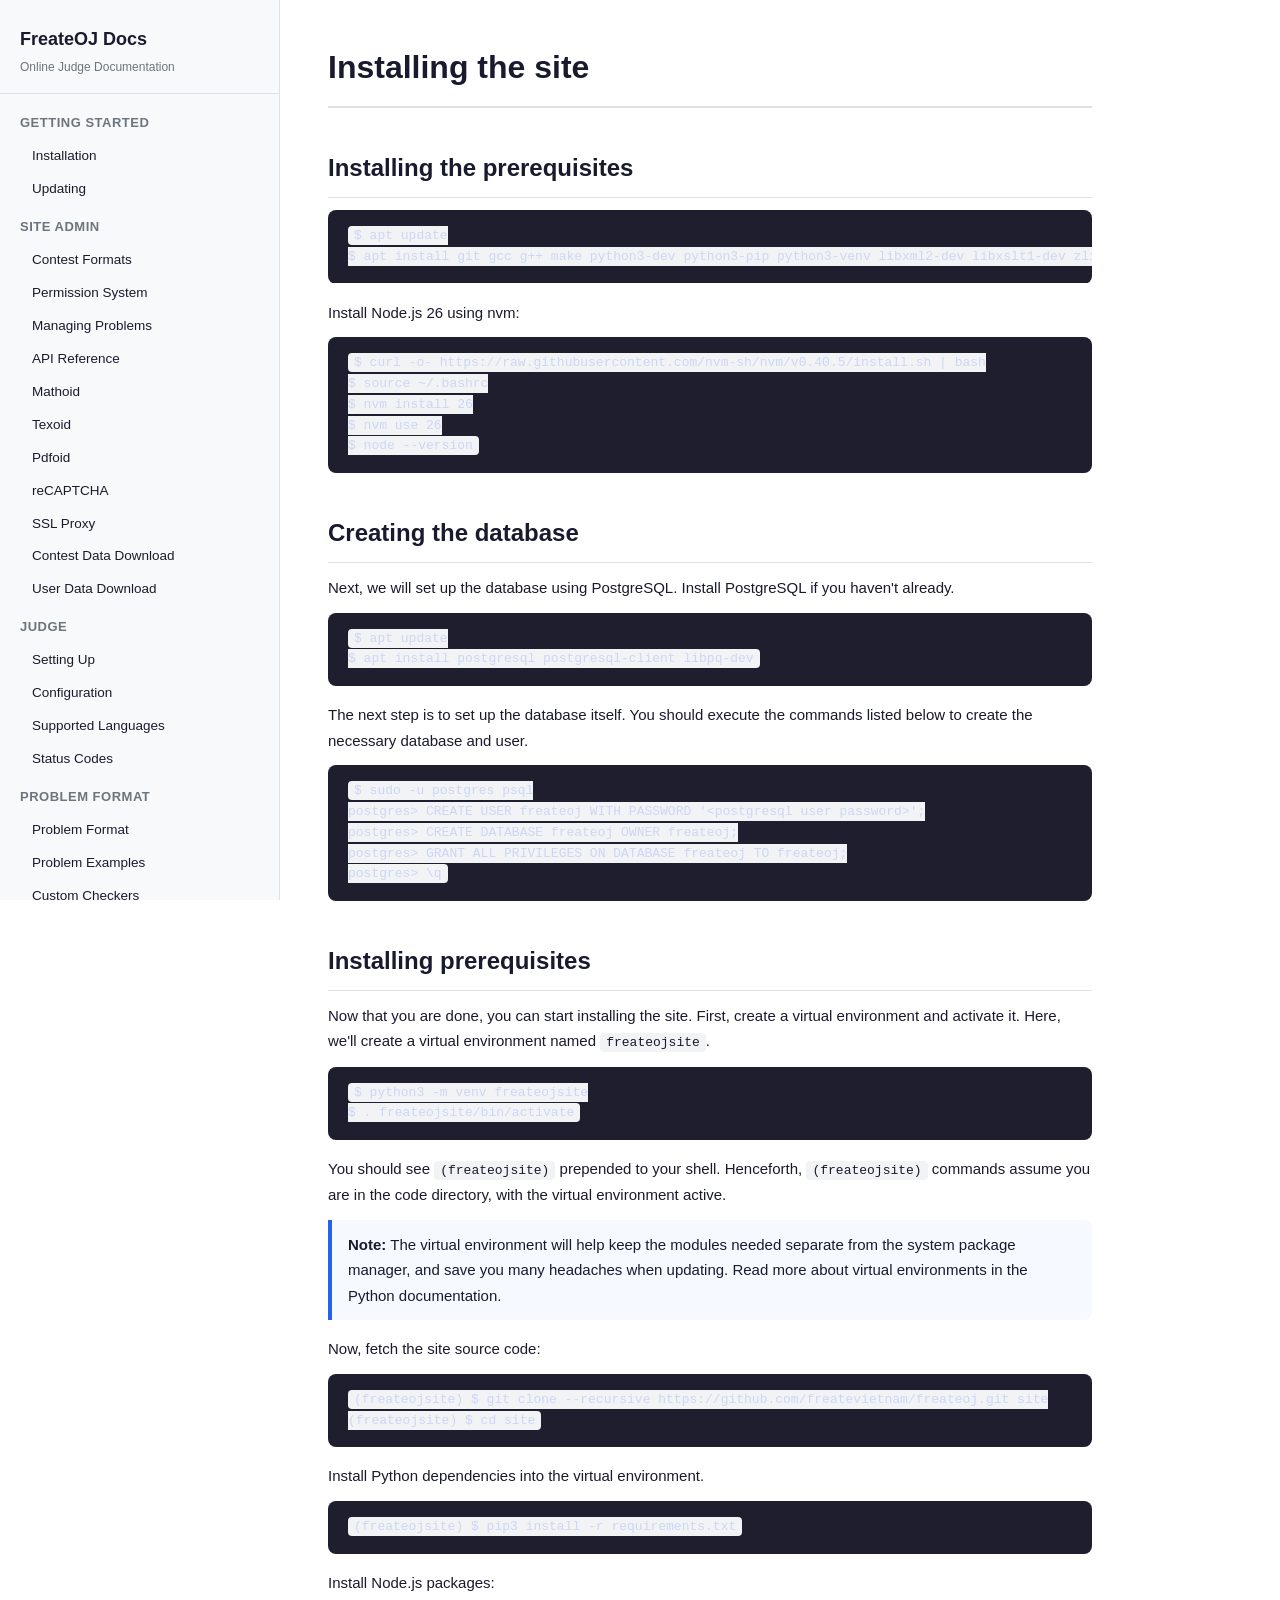
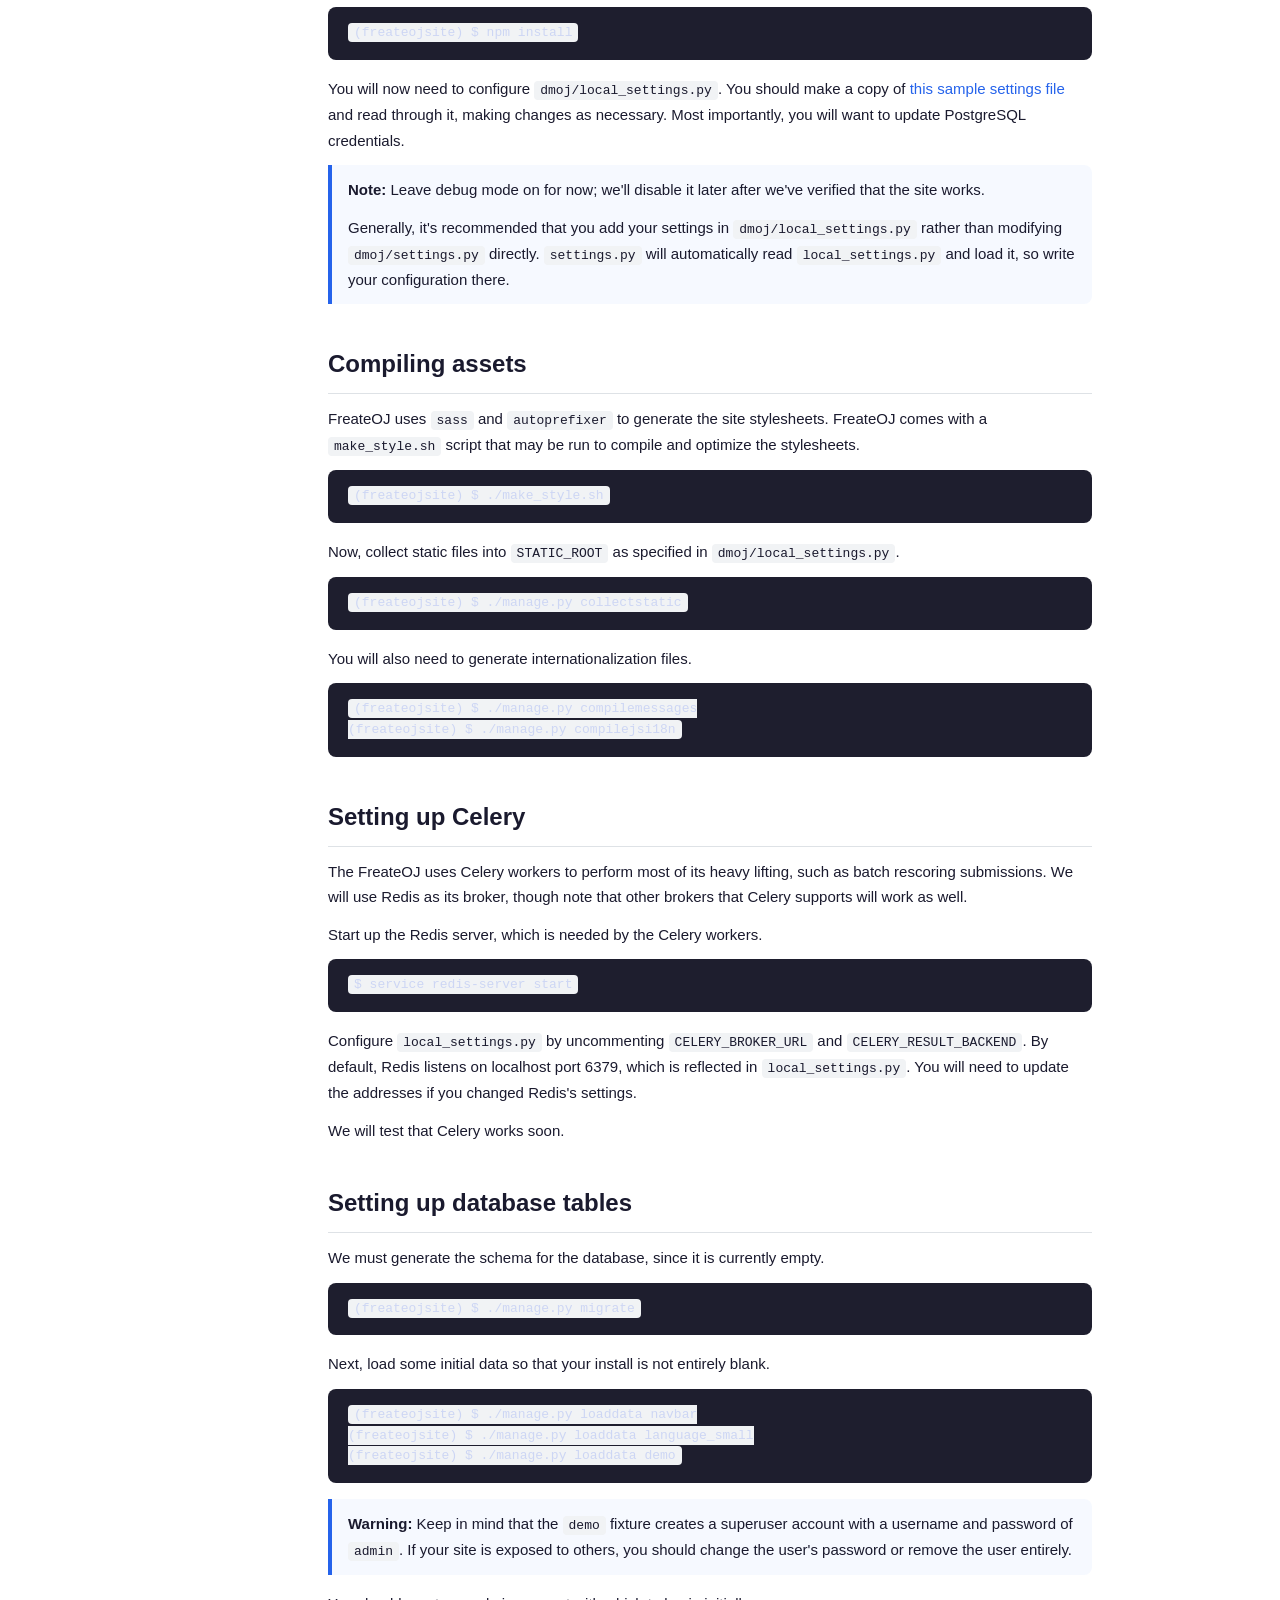
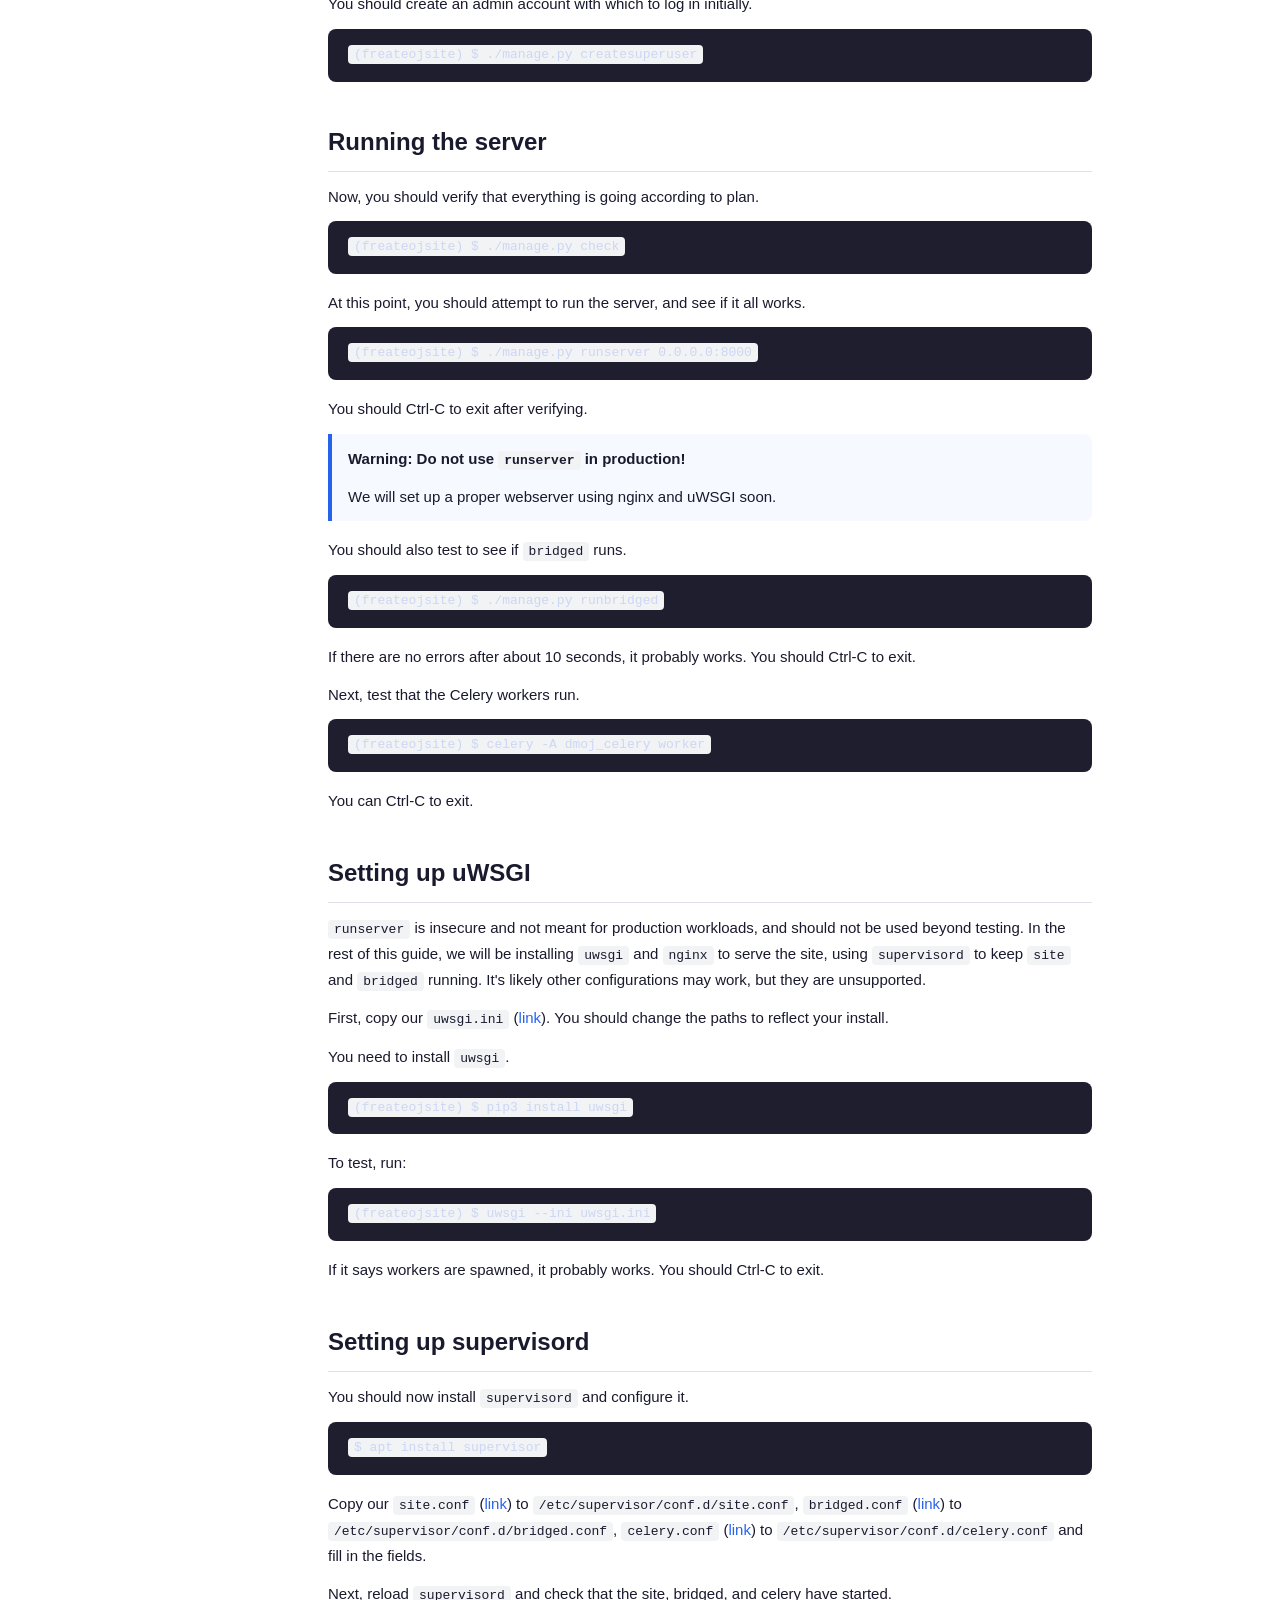
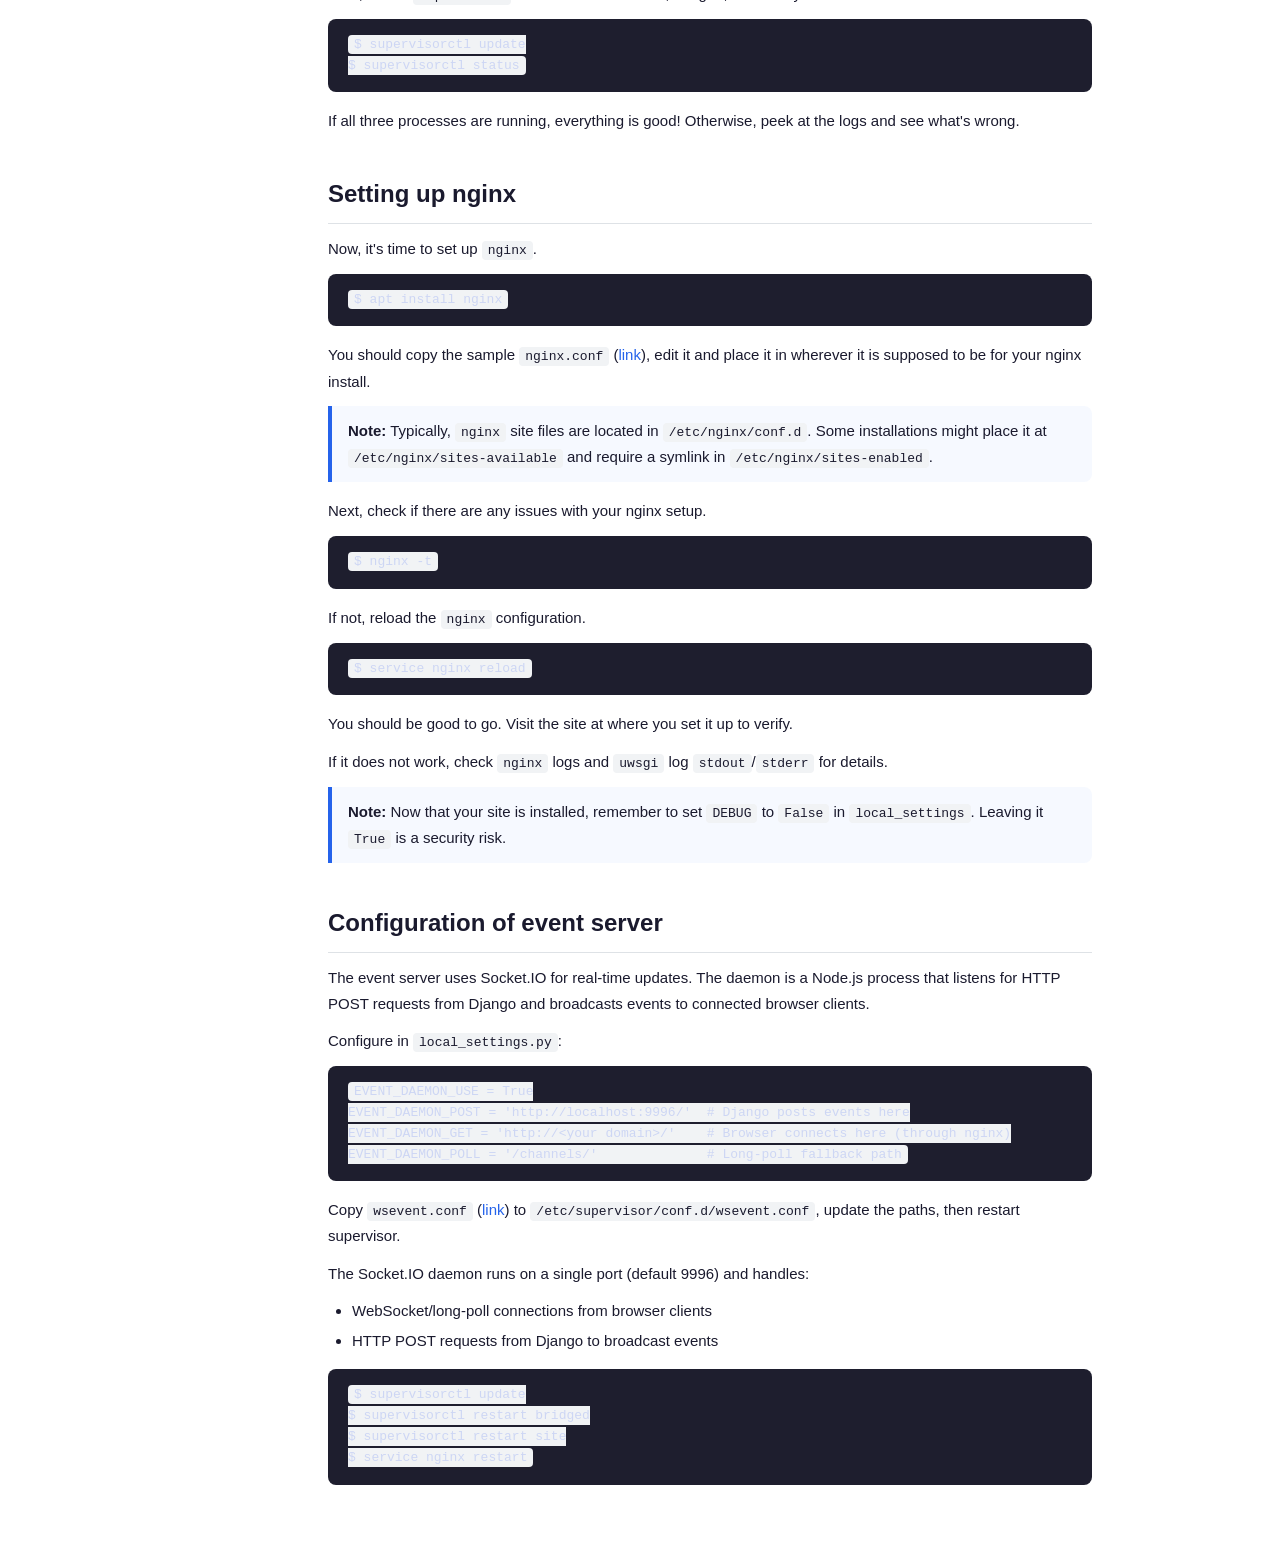
<file: site/index.html>
<!DOCTYPE html>
<html lang="en">
<head>
    <meta charset="UTF-8">
    <meta name="viewport" content="width=device-width, initial-scale=1.0">
    <title>FreateOJ Documentation</title>
    <link rel="stylesheet" href="css/docs.css">
</head>
<body>
    <button class="menu-toggle" onclick="document.querySelector('.sidebar').classList.toggle('open')">&#9776;</button>
    
    <aside class="sidebar">
        <div class="sidebar-header">
            <h2>FreateOJ Docs</h2>
            <p>Online Judge Documentation</p>
        </div>
        <nav>
            <ul>
                <li>
                    <a href="#">Getting Started</a>
                    <ul>
                        <li><a href="#installation">Installation</a></li>
                        <li><a href="#updating">Updating</a></li>
                    </ul>
                </li>
                <li>
                    <a href="#">Site Admin</a>
                    <ul>
                        <li><a href="#contest-formats">Contest Formats</a></li>
                        <li><a href="#permission-system">Permission System</a></li>
                        <li><a href="#managing-problems">Managing Problems</a></li>
                        <li><a href="#api">API Reference</a></li>
                        <li><a href="#mathoid">Mathoid</a></li>
                        <li><a href="#texoid">Texoid</a></li>
                        <li><a href="#pdfoid">Pdfoid</a></li>
                        <li><a href="#recaptcha">reCAPTCHA</a></li>
                        <li><a href="#ssl-proxy">SSL Proxy</a></li>
                        <li><a href="#contest-data-download">Contest Data Download</a></li>
                        <li><a href="#user-data-download">User Data Download</a></li>
                    </ul>
                </li>
                <li>
                    <a href="#">Judge</a>
                    <ul>
                        <li><a href="#judge-setup">Setting Up</a></li>
                        <li><a href="#judge-config">Configuration</a></li>
                        <li><a href="#supported-languages">Supported Languages</a></li>
                        <li><a href="#status-codes">Status Codes</a></li>
                    </ul>
                </li>
                <li>
                    <a href="#">Problem Format</a>
                    <ul>
                        <li><a href="#problem-format">Problem Format</a></li>
                        <li><a href="#problem-examples">Problem Examples</a></li>
                        <li><a href="#custom-checkers">Custom Checkers</a></li>
                        <li><a href="#custom-graders">Custom Graders</a></li>
                        <li><a href="#generators">Generators</a></li>
                    </ul>
                </li>
                <li>
                    <a href="#">Reference</a>
                    <ul>
                        <li><a href="#math-syntax">Math Syntax</a></li>
                        <li><a href="#license">License</a></li>
                    </ul>
                </li>
            </ul>
        </nav>
    </aside>
    
    <main class="main">

        <div class="doc-section active" id="installation">
            <h1>Installing the site</h1>
            <h2>Installing the prerequisites</h2>
<pre><code class="language-shell-session">$ apt update
$ apt install git gcc g++ make python3-dev python3-pip python3-venv libxml2-dev libxslt1-dev zlib1g-dev gettext curl redis-server pkg-config libpq-dev
</code></pre>
            <p>Install Node.js 26 using nvm:</p>
<pre><code class="language-shell-session">$ curl -o- https://raw.githubusercontent.com/nvm-sh/nvm/v0.40.5/install.sh | bash
$ source ~/.bashrc
$ nvm install 26
$ nvm use 26
$ node --version
</code></pre>
            <h2>Creating the database</h2>
            <p>Next, we will set up the database using PostgreSQL. Install PostgreSQL if you haven't already.</p>
<pre><code class="language-shell-session">$ apt update
$ apt install postgresql postgresql-client libpq-dev
</code></pre>
            <p>The next step is to set up the database itself. You should execute the commands listed below to create the necessary database and user.</p>
<pre><code class="language-shell-session">$ sudo -u postgres psql
postgres> CREATE USER freateoj WITH PASSWORD '&lt;postgresql user password&gt;';
postgres> CREATE DATABASE freateoj OWNER freateoj;
postgres> GRANT ALL PRIVILEGES ON DATABASE freateoj TO freateoj;
postgres> \q
</code></pre>
            <h2>Installing prerequisites</h2>
            <p>Now that you are done, you can start installing the site. First, create a virtual environment and activate it. Here, we'll create a virtual environment named <code>freateojsite</code>.</p>
<pre><code class="language-shell-session">$ python3 -m venv freateojsite
$ . freateojsite/bin/activate
</code></pre>
            <p>You should see <code>(freateojsite)</code> prepended to your shell. Henceforth, <code>(freateojsite)</code> commands assume you are in the code directory, with the virtual environment active.</p>
            <blockquote><p><strong>Note:</strong> The virtual environment will help keep the modules needed separate from the system package manager, and save you many headaches when updating. Read more about virtual environments in the Python documentation.</p></blockquote>
            <p>Now, fetch the site source code:</p>
<pre><code class="language-shell-session">(freateojsite) $ git clone --recursive https://github.com/freatevietnam/freateoj.git site
(freateojsite) $ cd site
</code></pre>
            <p>Install Python dependencies into the virtual environment.</p>
<pre><code class="language-shell-session">(freateojsite) $ pip3 install -r requirements.txt
</code></pre>
            <p>Install Node.js packages:</p>
<pre><code class="language-shell-session">(freateojsite) $ npm install
</code></pre>
            <p>You will now need to configure <code>dmoj/local_settings.py</code>. You should make a copy of <a href="sample_files/local_settings.py">this sample settings file</a> and read through it, making changes as necessary. Most importantly, you will want to update PostgreSQL credentials.</p>
            <blockquote><p><strong>Note:</strong> Leave debug mode on for now; we'll disable it later after we've verified that the site works.</p>
            <p>Generally, it's recommended that you add your settings in <code>dmoj/local_settings.py</code> rather than modifying <code>dmoj/settings.py</code> directly. <code>settings.py</code> will automatically read <code>local_settings.py</code> and load it, so write your configuration there.</p></blockquote>
            <h2>Compiling assets</h2>
            <p>FreateOJ uses <code>sass</code> and <code>autoprefixer</code> to generate the site stylesheets. FreateOJ comes with a <code>make_style.sh</code> script that may be run to compile and optimize the stylesheets.</p>
<pre><code class="language-shell-session">(freateojsite) $ ./make_style.sh
</code></pre>
            <p>Now, collect static files into <code>STATIC_ROOT</code> as specified in <code>dmoj/local_settings.py</code>.</p>
<pre><code class="language-shell-session">(freateojsite) $ ./manage.py collectstatic
</code></pre>
            <p>You will also need to generate internationalization files.</p>
<pre><code class="language-shell-session">(freateojsite) $ ./manage.py compilemessages
(freateojsite) $ ./manage.py compilejsi18n
</code></pre>
            <h2>Setting up Celery</h2>
            <p>The FreateOJ uses Celery workers to perform most of its heavy lifting, such as batch rescoring submissions. We will use Redis as its broker, though note that other brokers that Celery supports will work as well.</p>
            <p>Start up the Redis server, which is needed by the Celery workers.</p>
<pre><code class="language-shell-session">$ service redis-server start
</code></pre>
            <p>Configure <code>local_settings.py</code> by uncommenting <code>CELERY_BROKER_URL</code> and <code>CELERY_RESULT_BACKEND</code>. By default, Redis listens on localhost port 6379, which is reflected in <code>local_settings.py</code>. You will need to update the addresses if you changed Redis's settings.</p>
            <p>We will test that Celery works soon.</p>
            <h2>Setting up database tables</h2>
            <p>We must generate the schema for the database, since it is currently empty.</p>
<pre><code class="language-shell-session">(freateojsite) $ ./manage.py migrate
</code></pre>
            <p>Next, load some initial data so that your install is not entirely blank.</p>
<pre><code class="language-shell-session">(freateojsite) $ ./manage.py loaddata navbar
(freateojsite) $ ./manage.py loaddata language_small
(freateojsite) $ ./manage.py loaddata demo
</code></pre>
            <blockquote><p><strong>Warning:</strong> Keep in mind that the <code>demo</code> fixture creates a superuser account with a username and password of <code>admin</code>. If your site is exposed to others, you should change the user's password or remove the user entirely.</p></blockquote>
            <p>You should create an admin account with which to log in initially.</p>
<pre><code class="language-shell-session">(freateojsite) $ ./manage.py createsuperuser
</code></pre>
            <h2>Running the server</h2>
            <p>Now, you should verify that everything is going according to plan.</p>
<pre><code class="language-shell-session">(freateojsite) $ ./manage.py check
</code></pre>
            <p>At this point, you should attempt to run the server, and see if it all works.</p>
<pre><code class="language-shell-session">(freateojsite) $ ./manage.py runserver 0.0.0.0:8000
</code></pre>
            <p>You should Ctrl-C to exit after verifying.</p>
            <blockquote><p><strong>Warning:</strong> <strong>Do not use <code>runserver</code> in production!</strong></p>
            <p>We will set up a proper webserver using nginx and uWSGI soon.</p></blockquote>
            <p>You should also test to see if <code>bridged</code> runs.</p>
<pre><code class="language-shell-session">(freateojsite) $ ./manage.py runbridged
</code></pre>
            <p>If there are no errors after about 10 seconds, it probably works. You should Ctrl-C to exit.</p>
            <p>Next, test that the Celery workers run.</p>
<pre><code class="language-shell-session">(freateojsite) $ celery -A dmoj_celery worker
</code></pre>
            <p>You can Ctrl-C to exit.</p>
            <h2>Setting up uWSGI</h2>
            <p><code>runserver</code> is insecure and not meant for production workloads, and should not be used beyond testing. In the rest of this guide, we will be installing <code>uwsgi</code> and <code>nginx</code> to serve the site, using <code>supervisord</code> to keep <code>site</code> and <code>bridged</code> running. It's likely other configurations may work, but they are unsupported.</p>
            <p>First, copy our <code>uwsgi.ini</code> (<a href="sample_files/uwsgi.ini">link</a>). You should change the paths to reflect your install.</p>
            <p>You need to install <code>uwsgi</code>.</p>
<pre><code class="language-shell-session">(freateojsite) $ pip3 install uwsgi
</code></pre>
            <p>To test, run:</p>
<pre><code class="language-shell-session">(freateojsite) $ uwsgi --ini uwsgi.ini
</code></pre>
            <p>If it says workers are spawned, it probably works. You should Ctrl-C to exit.</p>
            <h2>Setting up supervisord</h2>
            <p>You should now install <code>supervisord</code> and configure it.</p>
<pre><code class="language-shell-session">$ apt install supervisor
</code></pre>
            <p>Copy our <code>site.conf</code> (<a href="sample_files/site.conf">link</a>) to <code>/etc/supervisor/conf.d/site.conf</code>, <code>bridged.conf</code> (<a href="sample_files/bridged.conf">link</a>) to <code>/etc/supervisor/conf.d/bridged.conf</code>, <code>celery.conf</code> (<a href="sample_files/celery.conf">link</a>) to <code>/etc/supervisor/conf.d/celery.conf</code> and fill in the fields.</p>
            <p>Next, reload <code>supervisord</code> and check that the site, bridged, and celery have started.</p>
<pre><code class="language-shell-session">$ supervisorctl update
$ supervisorctl status
</code></pre>
            <p>If all three processes are running, everything is good! Otherwise, peek at the logs and see what's wrong.</p>
            <h2>Setting up nginx</h2>
            <p>Now, it's time to set up <code>nginx</code>.</p>
<pre><code class="language-shell-session">$ apt install nginx
</code></pre>
            <p>You should copy the sample <code>nginx.conf</code> (<a href="sample_files/nginx.conf">link</a>), edit it and place it in wherever it is supposed to be for your nginx install.</p>
            <blockquote><p><strong>Note:</strong> Typically, <code>nginx</code> site files are located in <code>/etc/nginx/conf.d</code>. Some installations might place it at <code>/etc/nginx/sites-available</code> and require a symlink in <code>/etc/nginx/sites-enabled</code>.</p></blockquote>
            <p>Next, check if there are any issues with your nginx setup.</p>
<pre><code class="language-shell-session">$ nginx -t
</code></pre>
            <p>If not, reload the <code>nginx</code> configuration.</p>
<pre><code class="language-shell-session">$ service nginx reload
</code></pre>
            <p>You should be good to go. Visit the site at where you set it up to verify.</p>
            <p>If it does not work, check <code>nginx</code> logs and <code>uwsgi</code> log <code>stdout</code>/<code>stderr</code> for details.</p>
            <blockquote><p><strong>Note:</strong> Now that your site is installed, remember to set <code>DEBUG</code> to <code>False</code> in <code>local_settings</code>. Leaving it <code>True</code> is a security risk.</p></blockquote>
            <h2>Configuration of event server</h2>
            <p>The event server uses Socket.IO for real-time updates. The daemon is a Node.js process that listens for HTTP POST requests from Django and broadcasts events to connected browser clients.</p>
            <p>Configure in <code>local_settings.py</code>:</p>
<pre><code class="language-python">EVENT_DAEMON_USE = True
EVENT_DAEMON_POST = 'http://localhost:9996/'  # Django posts events here
EVENT_DAEMON_GET = 'http://&lt;your domain&gt;/'    # Browser connects here (through nginx)
EVENT_DAEMON_POLL = '/channels/'              # Long-poll fallback path
</code></pre>
            <p>Copy <code>wsevent.conf</code> (<a href="sample_files/wsevent.conf">link</a>) to <code>/etc/supervisor/conf.d/wsevent.conf</code>, update the paths, then restart supervisor.</p>
            <p>The Socket.IO daemon runs on a single port (default 9996) and handles:</p>
            <ul>
                <li>WebSocket/long-poll connections from browser clients</li>
                <li>HTTP POST requests from Django to broadcast events</li>
            </ul>
<pre><code class="language-shell-session">$ supervisorctl update
$ supervisorctl restart bridged
$ supervisorctl restart site
$ service nginx restart
</code></pre>
        </div>

        <div class="doc-section" id="updating">
            <h1>Updating the site</h1>
            <p>The FreateOJ is under active development, so occasionally you may wish to update. This is a fairly simple process.</p>
            <blockquote><p><strong>Warning:</strong> The FreateOJ development team makes no commitment to backwards compatibility. It's possible that an update migration might add, change, or delete data from your install. Always back up before attempting an update.</p>
            <p>If in doubt, feel free to contact us on Discord.</p></blockquote>
            <p>First, switch to the site virtual environment, and pull the latest changes.</p>
<pre><code class="language-shell-session">(freateojsite) $ git pull origin master
</code></pre>
            <p>Dependencies may have changed since the last time you updated, so install any missing ones now.</p>
<pre><code class="language-shell-session">(freateojsite) $ pip3 install -r requirements.txt
</code></pre>
            <p>The database schema might also have changed, so update it.</p>
<pre><code class="language-shell-session">(freateojsite) $ ./manage.py migrate
(freateojsite) $ ./manage.py check
</code></pre>
            <p>Finally, update any static files that may have changed.</p>
<pre><code class="language-shell-session">(freateojsite) $ ./make_style.sh
(freateojsite) $ ./manage.py collectstatic
(freateojsite) $ ./manage.py compilemessages
(freateojsite) $ ./manage.py compilejsi18n
</code></pre>
            <p>That's it! You may wish to condense the above steps into a script you can run at a later time.</p>
        </div>

        <div class="doc-section" id="contest-formats">
            <h1>Contest formats</h1>
            <p>The FreateOJ ships with 6 contest formats by default: Default, IOI, Codechef IOI Ranklist (henceforth shortened to simply Legacy IOI), ECOO, AtCoder, and ICPC.</p>
            <h2>Default</h2>
            <p>The <code>Default</code> contest format is what all contests ran on pre-April 23, 2019.</p>
            <p>The score is the sum of the highest-scoring submission on each problem, and ties are broken by adding the time of the last submission to each problem with a non-zero maximum score.</p>
            <p>Note that <em>any</em> submission will increase time penalty, not just score-changing submissions.</p>
            <p>There are no additional options that can be configured for this contest format.</p>
            <h2>IOI</h2>
            <p>The <code>IOI</code> contest format emulates the scoring used by IOI.</p>
            <p>The score is equal to the sum of the final score on each problem, where the final score for a problem is the maximum score for each subtask across all submissions, and by default, ties are not broken. For example, consider a contestant that makes two submissions on a task with two subtasks. The first gets 30 points on the first subtask and 10 points on the second subtask. The second gets 0 points on the first subtask and 40 points on the second subtask. The final score for this problem will be 70.</p>
            <p>The <code>cumtime</code> option can be set to <code>true</code> within the JSON configuration. This will break ties by summing the submission times of the first submissions that pass each subtask.</p>
            <h2>Legacy IOI</h2>
            <p>The <code>Legacy IOI</code> contest format emulates the scoring used by Codechef's IOI Ranklist.</p>
            <p>The score is equal to the sum of the highest-scoring submission on each problem, and by default, ties are not broken.</p>
            <p>The <code>cumtime</code> option can be set to <code>true</code> within the JSON configuration. This will break ties by summing the submission times of the most recent total score-changing submissions.</p>
            <h2>ECOO</h2>
            <p>The <code>ECOO</code> contest format is based on the scoring system used by the ECOO contest.</p>
            <p>The score is equal to the sum of scores of the last submission to each problem. By default, ties are not broken, however, setting <code>cumtime</code> to <code>true</code> will sum the times of the last submission to each problem, and use that for tiebreaking.</p>
            <p>The <code>first_ac_bonus</code> field, as suggested by the name, will add the specified number of points to a problem's score if it is solved on the first attempt, excluding compile errors and internal errors. This field defaults to 10.</p>
            <p>The <code>time_bonus</code> field awards a bonus for solving problems faster. The field is in minutes, and for each such interval of time before the contest ends, any submission with a non-zero score will have a bonus point added. This field defaults to 5. Note that specifying 0 will disable this bonus.</p>
            <p>For example, say a submission with a score of 50/100 is submitted 23 minutes before the contest ends. &lfloor;23/5&rfloor; = 4, so 4 bonus points are awarded, giving a total score of 50 + 4 = 54 for that problem.</p>
            <h2>AtCoder</h2>
            <p>The <code>AtCoder</code> contest format is based on the contest format used by AtCoder.</p>
            <p>The score is equal to the sum of the highest-scoring submission on each problem, and ties are broken based on the time of the last score-changing submission plus the penalty.</p>
            <p>The penalty is specified by the <code>penalty</code> field, and defaults to 5 minutes. The penalty is equal to the total number of incorrect submissions prior to the highest-scoring submission on each solved problem, multiplied by the specified value, in minutes, and is added to the cumulative time.</p>
            <h2>ICPC</h2>
            <p>The <code>ICPC</code> contest format is based on the contest format used by the ICPC.</p>
            <p>The score is equal to the number of problems solved, and ties are broken firstly based on the sum of the elapsed time that a correct submission was submitted to each problem plus the penalty, and secondly based on the time of the last score-changing submission.</p>
            <p>The penalty is specified by the <code>penalty</code> field, and defaults to 20 minutes. The penalty is equal to the number of incorrect submissions prior to the first correct submission, multiplied by the specified value, in minutes, and is added to the cumulative time. Note that the time penalty is applied to all problems with a non-zero score (this format will not automatically disable partial points).</p>
        </div>

        <div class="doc-section" id="permission-system">
            <h1>Permission system</h1>
            <p>The FreateOJ's permission system is very extensive and allows fine-tuning a user's permissions. Here, we will document which permissions are required to perform certain tasks on the site. Any undocumented models means that they follow Django's default permission system of (<code>can_add_&lt;model&gt;</code>, <code>can_change_&lt;model&gt;</code>, <code>can_delete_&lt;model&gt;</code>, and <code>can_view_&lt;model&gt;</code>).</p>
            <h2>Blog posts</h2>
            <p>Blog posts follow Django's default permission system.</p>
            <h4><code>edit_all_post</code> (Edit all posts)</h4>
            <p><strong>Prerequisite permissions</strong>: <code>change_blogpost</code></p>
            <p>The user can edit all blog posts on the admin site.</p>
            <h2>Comments</h2>
            <p>Comments and comment locks follow Django's default permission system.</p>
            <h4><code>override_comment_lock</code> (Override comment lock)</h4>
            <p>The user can post comments on pages which are comment locked.</p>
            <h2>Contests</h2>
            <p>Contest participations, contest problems, contest submissions, and contest tags follow Django's default permission system.</p>
            <h4><code>see_private_contest</code> (See private contests)</h4>
            <p>The user can see all contests without explicitly set as organizer. The user will also be able to see hidden scoreboards. However, they will <em>not</em> be able to edit contests on the admin site.</p>
            <h4><code>edit_own_contest</code> (Edit own contests)</h4>
            <p>The user can edit contests on the admin site, but only if they are explicitly set as organizer.</p>
            <h4><code>edit_all_contest</code> (Edit all contests)</h4>
            <p><strong>Prerequisite permissions: <code>edit_own_contest</code></strong></p>
            <p><strong>Superseded permissions: <code>see_private_contest</code></strong></p>
            <p>The user can see and edit all contests on the admin site without explicitly set as organizer.</p>
            <h4><code>clone_contest</code> (Clone contest)</h4>
            <p>The user can clone contests that they can edit on the admin site.</p>
            <h4><code>moss_contest</code> (MOSS contest)</h4>
            <p>The user can run MOSS on contests that they can edit on the admin site.</p>
            <h4><code>contest_rating</code> (Rate contests)</h4>
            <p>The user can edit rating-related fields on the contest admin page, and rate the contest.</p>
            <h4><code>contest_access_code</code> (Contest access codes)</h4>
            <p>The user can edit the <code>access_code</code> field on the contest admin page.</p>
            <h4><code>create_private_contest</code> (Create private contests)</h4>
            <p>The user can create organization-private and user-private contests. The user can also edit the <code>is_visible</code> field on the contest admin page as long as the contest is organization-private or user-private.</p>
            <h4><code>change_contest_visibility</code> (Change contest visibility)</h4>
            <p>The user can edit the <code>is_visible</code> field on the contest admin page.</p>
            <h4><code>contest_problem_label</code> (Edit contest problem label script)</h4>
            <p>The user can edit the contest problem label script on the contest admin page. The contest problem label script is a LUA script for customizing the header for each problem on the scoreboard.</p>
            <h4><code>lock_contest</code> (Change lock status of contest)</h4>
            <p>The user will be able to lock and unlock submissions from a contest. Note that this permission does not require the <code>lock_submission</code> permission. See the <code>lock_submission</code> permission for more details on what locking a submission entails.</p>
            <h2>Organizations</h2>
            <p>Organizations follow Django's default permission system.</p>
            <h4><code>organization_admin</code> (Administer organizations)</h4>
            <p>The user can edit <code>registrant</code>, <code>admins</code>, <code>is_open</code>, <code>slots</code> fields on the admin site.</p>
            <h4><code>edit_all_organization</code> (Edit all organizations)</h4>
            <p><strong>Prerequisite permissions: <code>change_organization</code></strong></p>
            <p>The user can edit all organizations.</p>
            <h2>Problems</h2>
            <h4><code>see_organization_problem</code> (See organization-private problems)</h4>
            <p>The user can see organization-private (but public) problems.</p>
            <h4><code>see_private_problem</code> (See hidden problems)</h4>
            <p><strong>Superseded permissions: <code>see_organization_problem</code></strong></p>
            <p>The user can see all problems. However, they will <em>not</em> be able to edit problems on the admin site or view submission source code.</p>
            <h4><code>edit_own_problem</code> (Edit own problems)</h4>
            <p>The user can edit problems on the admin site, but only if they are explicitly set as author or curator. They will also be able to view submission source code for these problems.</p>
            <h4><code>edit_public_problem</code> (Edit public problems)</h4>
            <p><strong>Prerequisite permissions: <code>edit_own_problem</code></strong></p>
            <p>The user can edit problems on the admin site, but only if the problem is publicly visible. Note that this includes all problems which are marked as public, regardless of whether they are only public to specific organizations or everyone. They will also be able to view submission source code for these problems.</p>
            <h4><code>edit_all_problem</code> (Edit all problems)</h4>
            <p><strong>Prerequisite permissions: <code>edit_own_problem</code></strong></p>
            <p><strong>Superseded permissions: <code>see_private_problem</code>, <code>edit_public_problem</code>, <code>view_all_submission</code></strong></p>
            <p>The user can see and edit all problems on the admin site.</p>
            <h4><code>problem_full_markup</code> (Edit problems with full markup)</h4>
            <p>The user will be able to edit the description of problems which offer full markup. Full markup includes access to all HTML tags, including the <code>&lt;script&gt;</code> and <code>&lt;style&gt;</code> tags. Without this permission, the user will only be able to edit problems whose description offers a safe, limited subset of HTML tags.</p>
            <h4><code>clone_problem</code> (Clone problem)</h4>
            <p>The user can clone problems that they can edit.</p>
            <h4><code>change_public_visibility</code> (Change is_public field)</h4>
            <p>The user can change the <code>is_public</code> field.</p>
            <h4><code>change_manually_managed</code> (Change is_manually_managed field)</h4>
            <p>The user can change the <code>is_manually_managed</code> field.</p>
            <h3>Problem solutions</h3>
            <p>Problem solutions follow Django's default permission system.</p>
            <h4><code>see_private_solution</code> (See hidden solutions)</h4>
            <p>The user can see all problem solutions for problems they can access, regardless of if the solution is public or not.</p>
            <h2>Profile</h2>
            <p>Profiles follow Django's default permission system.</p>
            <h4><code>totp</code> (Edit TOTP settings)</h4>
            <p>The user can see and edit TOTP-related fields, such as a user's TOTP key.</p>
            <h2>Submissions</h2>
            <p>Submission visibility and editability are determined by problem permissions. If the user can edit the problem, they can also edit related submissions. No user can add submissions, and deleting permissions follow Django's default permission system.</p>
            <h4><code>abort_any_submission</code> (Abort any submission)</h4>
            <p>The user can abort any submission. Without this permission, the user can only abort submissions that they have submitted and which have not been rejudged.</p>
            <h4><code>rejudge_submission</code> (Rejudge the submission)</h4>
            <p><strong>Prerequisite permissions: <code>edit_own_problem</code></strong></p>
            <p>The user can rejudge submissions for problems they can edit.</p>
            <h4><code>rejudge_submission_lot</code> (Rejudge a lot of submissions)</h4>
            <p><strong>Prerequisite permissions: <code>rejudge_submission</code></strong></p>
            <p>The user can batch-rejudge submissions, and bypass the <code>FREATEOJ_SUBMISSIONS_REJUDGE_LIMIT</code> setting.</p>
            <h4><code>spam_submission</code> (Submit without limit)</h4>
            <p>The user can bypass the <code>FREATEOJ_SUBMISSION_LIMIT</code> setting, meaning they can have an infinite number of non-rejudged submissions queued.</p>
            <h4><code>view_all_submission</code> (View all submission)</h4>
            <p>The user can view submissions for all problems, but <em>cannot</em> edit them on the admin site.</p>
            <h4><code>resubmit_other</code> (Resubmit others' submission)</h4>
            <p>The user can resubmit submissions by other users.</p>
            <h4><code>lock_submission</code> (Change lock status of submission)</h4>
            <p>The user will be able to lock and unlock submissions. Locked submissions will not be rejudgeable by anyone (including superusers) until they are unlocked.</p>
        </div>

        <div class="doc-section" id="managing-problems">
            <h1>Managing problems through the site interface</h1>
            <p>The FreateOJ comes with an online interface for creating and editing problem statements as well as data. This guide is intended as an introduction to using these features for creating your own problems.</p>
            <h2>Configuring site-managed data</h2>
            <p>Set <code>FREATEOJ_PROBLEM_DATA_ROOT</code> to a folder of your choice. The test data for all problems with site-managed data will be stored within this folder.</p>
            <h2>Adding a problem</h2>
            <p>To start, head to the admin site and use your credentials to log in. Once there, click the <em>Add</em> button on the <em>Problems</em> menu.</p>
            <p>This will open up the main problem editor. To start, you should provide a problem code (must be unique site-wide), and a title for your problem. <strong>Make sure to mark yourself as an author</strong>, as otherwise you will be locked out of your problem.</p>
            <p>Here you may edit your problem statement. The FreateOJ features a rich Markdown-based syntax, with custom extensions for LaTeX-based display math, and Mathjax-based inline math. See the sample problem markdown file for a full feature example (you may copy/paste its content into your editor).</p>
            <p>There are many options controlling your problem described in the editor, that you may use to customize the execution of your problem.</p>
            <p>Once you are done preparing your statement, click the <em>Save</em> button, then scroll up to the top of the page and click the <em>View on site</em> button.</p>
            <h2>Editing test data</h2>
            <p>Internally, the FreateOJ uses a YAML-based format for describing problem data, which you may read about in the problem format documentation. The site provides an interface for managing problem data, removing the need to drop down to YAML configuration for most problems.</p>
            <p>On the problem page, click the <em>Edit test data</em> link to open up the test data editor.</p>
            <p>In the editor, you must first upload a zip archive containing the input/output data used for your problem. The typical convention is to use text files ending with a <code>.in</code> extension for input files, and <code>.out</code> for output files, with the test case number embedded in the filename.</p>
            <p>For example, for a problem with a code of <code>testp1</code>, the first test case would be named <code>testp1.1.in</code>, with an output file <code>testp1.1.out</code>.</p>
            <p>Using this format is <strong>not</strong> necessary &mdash; the judge will accept any filenames &mdash; but using it will allow the test data editor to autocomplete paths, saving some manual input.</p>
            <p>There are many other options, but for most problems, only one more is necessary: the per-case point value. If partial points are enabled in the problem statement editor, then a user's score on the problem is equal to the sum of the point values of the cases they got right divided by the total sum of case point values, multiplied by the number of points the problem is worth.</p>
            <p>For example, if your problem is worth 100 points and has 3 cases weighted 1/2/7 points respectively, a user who gets the first two cases correct and then fails the last one will have a score of 30 points, out of 100.</p>
            <h2>Submitting to a problem</h2>
            <p>After you have created your test data, you should head back to the problem and click the <em>Submit solution</em> button. If at any point in time you need to update your data, you may do so from the test data editor, and it will update automatically.</p>
        </div>

        <div class="doc-section" id="api">
            <h1>API</h1>
            <blockquote><p>!?> Untested on FreateOJ</p></blockquote>
            <p>FreateOJ supports a simple JSON API for accessing most data used by the backend. Access to the API makes use of API tokens.</p>
            <h2>API tokens</h2>
            <p>FreateOJ supports API tokens for accessing the majority of the site as your native user. The admin portion of the site is left intentionally inaccessible with these tokens. You may generate an API token on your <em>Edit profile</em> page. To use, include the following header with every request where <code>&lt;API Token&gt;</code> is your API token:</p>
<pre><code class="language-http">Authorization: Bearer &lt;API Token&gt;
</code></pre>
            <h3>Error responses</h3>
            <p>The following error codes may be returned by the API token authentication layer. Note that the site itself may return other codes not listed here or identical codes with different error messages, so read the error messages carefully.</p>
            <ul>
                <li><code>400 Invalid authorization header</code> - The <strong>header</strong> you provided is invalid. Make sure it matches the following regex: <code>Authorization: Bearer ([a-zA-Z0-9_-]{48})</code></li>
                <li><code>401 Invalid token</code> - The <strong>token</strong> you provided is invalid. Make sure it matches the one on your <em>Edit profile</em> page.</li>
                <li><code>403 Admin inaccessible</code> - You are trying to access the inaccessible admin portion of the site.</li>
            </ul>
            <h2>Rate limiting</h2>
            <p><strong>90 requests per minute</strong></p>
            <p>If you exceed this limit, you will be captcha'd. Captchas are automatically removed after 3 days. However, note that if you are captcha'd again within this 3 day period, the 3 day counter will reset.</p>
            <p><strong>Note</strong>: This is only a feature on FreateOJ.</p>
            <h2>Format</h2>
            <p>All responses are of the following structure:</p>
<pre><code class="language-json">{
    "api_version": "2.0",
    "method": "&lt;HTTP method that was used&gt;",
    "fetched": "&lt;time that the request was made in ISO format&gt;",
    "data": "&lt;rest of the data&gt;",
    "error": "&lt;any errors that were encountered&gt;"
}
</code></pre>
            <p>It is guaranteed that only one of <code>data</code> or <code>error</code> will be in the response.</p>
            <h3>Error format</h3>
<pre><code class="language-json">{
    "error": {
        "code": "&lt;HTTP status code&gt;",
        "message": "&lt;error message&gt;"
    }
}
</code></pre>
            <h3>Data format</h3>
            <p>The data format differs depending on the endpoint called. For endpoints that respond with a single object:</p>
<pre><code class="language-json">{
    "data": {
        "object": "&lt;object data&gt;"
    }
}
</code></pre>
            <p>For endpoints that respond with a list of objects:</p>
<pre><code class="language-json">{
    "data": {
        "current_object_count": "&lt;number of objects in the current page&gt;",
        "objects_per_page": "&lt;maximum number of objects that will ever appear on a single page&gt;",
        "total_objects": "&lt;total number of objects in the list&gt;",
        "page_index": "&lt;the current page's index, one indexed&gt;",
        "total_pages": "&lt;total number of pages&gt;",
        "objects": [
            "&lt;list of object data&gt;"
        ]
    }
}
</code></pre>
            <h3>Filtering</h3>
            <p>Most of the API endpoints support filtering via query parameters. There are two types of filtering that are supported, basic filtering and list filtering. Basic filtering allows filtering for a single value, while list filtering allows filtering for a group of values. Each endpoint describes the filtering that it supports, with the name in a codeblock being the query parameter name.</p>
            <p>Example of basic filtering: <code>/api/v2/problems?partial=True</code> - This will only return problems with partial points enabled.</p>
            <p>Example of list filtering: <code>/api/v2/problems?organization=1&amp;organization=2&amp;type=Implementation</code> - This will only return problems (private to organizations 1 OR 2) AND (problem type is Implementation).</p>
            <h2>Endpoints</h2>
            <h3><code>/api/v2/contests</code></h3>
            <p>Example: <code>/api/v2/contests?tag=seasonal&amp;tag=dmopc</code></p>
            <h4>Basic filters</h4>
            <ul><li><code>is_rated</code> - boolean</li></ul>
            <h4>List filters</h4>
            <ul><li><code>tag</code> - tag name</li><li><code>organization</code> - organization id</li></ul>
            <h4>Object response</h4>
<pre><code class="language-json">{
    "key": "&lt;contest key&gt;",
    "name": "&lt;contest name&gt;",
    "start_time": "&lt;contest start time in ISO format&gt;",
    "end_time": "&lt;contest end time in ISO format&gt;",
    "is_rated": "&lt;whether the contest is rated&gt;",
    "rate_all": "&lt;whether the contest is rated on join&gt;",
    "time_limit": "&lt;contest time limit in seconds, or null if the contest is not windowed&gt;",
    "tags": ["&lt;list of tag name&gt;"]
}
</code></pre>
            <h3><code>/api/v2/contest/&lt;contest key&gt;</code></h3>
            <p>Example: <code>/api/v2/contest/bts19</code></p>
            <h4>Object response</h4>
<pre><code class="language-json">{
    "key": "&lt;contest key&gt;",
    "name": "&lt;contest name&gt;",
    "start_time": "&lt;contest start time in ISO format&gt;",
    "end_time": "&lt;contest end time in ISO format&gt;",
    "time_limit": "&lt;contest time limit in seconds, or null if the contest is not windowed&gt;",
    "is_rated": "&lt;whether the contest is rated&gt;",
    "rate_all": "&lt;whether the contest is rated on join&gt;",
    "has_rating": "&lt;whether the contest has been rated&gt;",
    "rating_floor": "&lt;the minimum user rating required for the user to be rated&gt;",
    "rating_ceiling": "&lt;the maximum user rating for the user to be rated&gt;",
    "hidden_scoreboard": "&lt;whether the contest's scoreboard is hidden&gt;",
    "scoreboard_visibility": "&lt;whether the scoreboard is (V)isible, visible after (C)ontest, or visible after (P)articipation&gt;",
    "is_organization_private": "&lt;whether the contest is private to organizations&gt;",
    "organizations": ["&lt;list of organization id&gt;"],
    "is_private": "&lt;whether the contest is private to specific users&gt;",
    "tags": ["&lt;list of tag name&gt;"],
    "format": {
        "name": "&lt;the name of the contest format&gt;",
        "config": "&lt;the contest format JSON configuration&gt;"
    },
    "problems": [
        {
            "points": "&lt;the integer amount of points the problem is worth in contest&gt;",
            "partial": "&lt;whether it is possible to achieve partial points on the problem&gt;",
            "is_pretested": "&lt;whether the problem is pretested&gt;",
            "max_submissions": "&lt;the maximum number of submissions allowed, or null if there is no limit&gt;",
            "label": "&lt;the label for this problem&gt;",
            "name": "&lt;problem name&gt;",
            "code": "&lt;problem code&gt;"
        }
    ],
    "rankings": [
        {
            "user": "&lt;participant username&gt;",
            "start_time": "&lt;effective participation start time in ISO format&gt;",
            "end_time": "&lt;participation end time in ISO format&gt;",
            "score": "&lt;participant score&gt;",
            "cumulative_time": "&lt;participant cumulative time, dependent on the contest format&gt;",
            "tiebreaker": "&lt;participant tiebreaker value&gt;",
            "old_rating": "&lt;participant rating before the contest, or null if not rated&gt;",
            "new_rating": "&lt;participant rating after the contest, or null if not rated&gt;",
            "is_disqualified": "&lt;whether this participant is disqualified&gt;",
            "solutions": ["&lt;list of contest format-dependent dictionaries for individual problem scores&gt;"]
        }
    ]
}
</code></pre>
            <h3><code>/api/v2/participations</code></h3>
            <p>Example: <code>/api/v2/participations?contest=dmopc19c6&amp;virtual_participation_number=0&amp;is_disqualified=True</code></p>
            <h4>Basic filters</h4>
            <ul><li><code>contest</code> - contest key</li><li><code>user</code> - user username</li><li><code>is_disqualified</code> - boolean</li><li><code>virtual_participation_number</code> - non-negative integer</li></ul>
            <h4>Object response</h4>
<pre><code class="language-json">{
    "user": "&lt;participant username&gt;",
    "contest": "&lt;contest key&gt;",
    "start_time": "&lt;effective participation start time in ISO format&gt;",
    "end_time": "&lt;participation end time in ISO format&gt;",
    "score": "&lt;participant score&gt;",
    "cumulative_time": "&lt;participant cumulative time, dependent on the contest format&gt;",
    "tiebreaker": "&lt;participant tiebreaker value&gt;",
    "is_disqualified": "&lt;whether this participant is disqualified&gt;",
    "virtual_participation_number": "&lt;virtual participation number&gt;"
}
</code></pre>
            <h3><code>/api/v2/problems</code></h3>
            <p>Example: <code>/api/v2/problems?partial=True&amp;type=Uncategorized</code></p>
            <h4>Basic filters</h4>
            <ul><li><code>partial</code> - boolean</li></ul>
            <h4>List filters</h4>
            <ul><li><code>group</code> - problem group full name</li><li><code>type</code> - problem type full name</li><li><code>organization</code> - organization id</li></ul>
            <h4>Additional filters</h4>
            <ul><li><code>search</code> - similar to a list filter, except searches for the list of parameters in the problem's name, code, and description.</li></ul>
            <h4>Object response</h4>
<pre><code class="language-json">{
    "code": "&lt;problem code&gt;",
    "name": "&lt;problem name&gt;",
    "types": ["&lt;list of type full name&gt;"],
    "group": "&lt;problem group full name&gt;",
    "points": "&lt;problem points&gt;",
    "partial": "&lt;whether partials are enabled for this problem&gt;",
    "is_organization_private": "&lt;whether the problem is private to organizations&gt;",
    "is_public": "&lt;whether the problem is publicly visible&gt;"
}
</code></pre>
            <h3><code>/api/v2/problem/&lt;problem code&gt;</code></h3>
            <p>Example: <code>/api/v2/problem/helloworld</code></p>
            <h4>Object response</h4>
<pre><code class="language-json">{
    "code": "&lt;problem code&gt;",
    "name": "&lt;problem name&gt;",
    "authors": ["&lt;list of author username&gt;"],
    "types": ["&lt;list of type full name&gt;"],
    "group": "&lt;problem group full name&gt;",
    "time_limit": "&lt;problem time limit&gt;",
    "memory_limit": "&lt;problem memory limit&gt;",
    "language_resource_limits": [
        {
            "language": "&lt;language key&gt;",
            "time_limit": "&lt;language-specific time limit&gt;",
            "memory_limit": "&lt;language-specific memory limit&gt;"
        }
    ],
    "points": "&lt;problem points&gt;",
    "partial": "&lt;whether partials are enabled for this problem&gt;",
    "short_circuit": "&lt;whether short circuit is enabled for this problem&gt;",
    "languages": ["&lt;list of language key&gt;"],
    "is_organization_private": "&lt;whether the problem is private to organizations&gt;",
    "organizations": ["&lt;list of organization id&gt;"],
    "is_public": "&lt;whether the problem is publicly visible&gt;"
}
</code></pre>
            <h4>Additional info</h4>
            <p><code>is_public</code>: Whether the problem is publicly visible to the organizations listed. If <code>is_organization_private</code> is <code>false</code>, the problem is visible to all users.</p>
            <h3><code>/api/v2/users</code></h3>
            <p>Example: <code>/api/v2/users?organization=8</code></p>
            <h4>List filters</h4>
            <ul><li><code>organization</code> - organization id</li></ul>
            <h4>Object response</h4>
<pre><code class="language-json">{
    "id": "&lt;user id&gt;",
    "username": "&lt;user username&gt;",
    "points": "&lt;user points&gt;",
    "performance_points": "&lt;user performance points&gt;",
    "problem_count": "&lt;number of problems the user has solved&gt;",
    "rank": "&lt;user display rank&gt;",
    "rating": "&lt;user rating&gt;"
}
</code></pre>
            <h3><code>/api/v2/user/&lt;user username&gt;</code></h3>
            <p>Example: <code>/api/v2/user/Xyene</code></p>
            <h4>Object response</h4>
<pre><code class="language-json">{
    "id": "&lt;user id&gt;",
    "username": "&lt;user username&gt;",
    "points": "&lt;user points&gt;",
    "performance_points": "&lt;user performance points&gt;",
    "problem_count": "&lt;number of problems the user has solved&gt;",
    "solved_problems": ["&lt;list of problem code&gt;"],
    "rank": "&lt;user display rank&gt;",
    "rating": "&lt;user rating&gt;",
    "organizations": ["&lt;list of organization id&gt;"],
    "contests": [
        {
            "key": "&lt;contest key&gt;",
            "score": "&lt;user score&gt;",
            "cumulative_time": "&lt;user cumulative time, dependent on the contest format&gt;",
            "rating": "&lt;user rating after this contest, or null if not rated&gt;",
            "raw_rating": "&lt;user raw rating after this contest, or null if not rated&gt;",
            "performance": "&lt;user performance, or null if not rated&gt;"
        }
    ]
}
</code></pre>
            <h3><code>/api/v2/submissions</code></h3>
            <p>Example: <code>/api/v2/submissions?user=Ninjaclasher</code></p>
            <h4>Basic filters</h4>
            <ul><li><code>user</code> - user username</li><li><code>problem</code> - problem code</li></ul>
            <h4>List filters</h4>
            <ul><li><code>language</code> - language key</li><li><code>result</code> - string</li></ul>
            <h4>Object response</h4>
<pre><code class="language-json">{
    "id": "&lt;submission id&gt;",
    "problem": "&lt;problem code&gt;",
    "user": "&lt;user username&gt;",
    "date": "&lt;submission date in ISO format&gt;",
    "language": "&lt;language key&gt;",
    "time": "&lt;submission time usage&gt;",
    "memory": "&lt;submission memory usage&gt;",
    "points": "&lt;submission points awarded&gt;",
    "result": "&lt;submission result&gt;"
}
</code></pre>
            <h3><code>/api/v2/submission/&lt;submission id&gt;</code></h3>
            <p>Example: <code>/api/v2/submission/1000000</code></p>
            <h4>Object response</h4>
<pre><code class="language-json">{
    "id": "&lt;submission id&gt;",
    "problem": "&lt;problem code&gt;",
    "user": "&lt;user username&gt;",
    "date": "&lt;submission date in ISO format&gt;",
    "time": "&lt;submission time usage&gt;",
    "memory": "&lt;submission memory usage&gt;",
    "points": "&lt;submission points awarded&gt;",
    "language": "&lt;language key&gt;",
    "status": "&lt;submission status&gt;",
    "result": "&lt;submission result&gt;",
    "case_points": "&lt;submission case points&gt;",
    "case_total": "&lt;submission case total&gt;",
    "cases": ["&lt;list of case or batch data&gt;"]
}
</code></pre>
            <h4>Additional info</h4>
            <p><code>case or batch data</code>: Each object will be one of the following, depending on whether the current case is a batch or a single test case:</p>
            <h4>Case data</h4>
<pre><code class="language-json">{
    "type": "case",
    "case_id": "&lt;case id&gt;",
    "status": "&lt;case status&gt;",
    "time": "&lt;case time usage&gt;",
    "memory": "&lt;case memory usage&gt;",
    "points": "&lt;case points awarded&gt;",
    "total": "&lt;case total points&gt;"
}
</code></pre>
            <h4>Batch data</h4>
<pre><code class="language-json">{
    "type": "batch",
    "batch_id": "&lt;batch id&gt;",
    "cases": ["&lt;list of case data&gt;"],
    "points": "&lt;batch points awarded&gt;",
    "total": "&lt;batch total points&gt;"
}
</code></pre>
            <h3><code>/api/v2/organizations</code></h3>
            <p>Example: <code>/api/v2/organizations?is_open=False</code></p>
            <h4>Basic filters</h4>
            <ul><li><code>is_open</code> - boolean</li></ul>
            <h4>Object response</h4>
<pre><code class="language-json">{
    "id": "&lt;organization id&gt;",
    "slug": "&lt;organization slug&gt;",
    "short_name": "&lt;organization name&gt;",
    "is_open": "&lt;whether anyone can join the organization&gt;",
    "member_count": "&lt;number of users in the organization&gt;"
}
</code></pre>
            <h3><code>/api/v2/languages</code></h3>
            <p>Example: <code>/api/v2/languages?common_name=Python</code></p>
            <h4>Basic filters</h4>
            <ul><li><code>common_name</code> - language common name</li></ul>
            <h4>Object response</h4>
<pre><code class="language-json">{
    "id": "&lt;language id&gt;",
    "key": "&lt;language key&gt;",
    "short_name": "&lt;language short name&gt;",
    "common_name": "&lt;language common name&gt;",
    "ace_mode_name": "&lt;Ace mode name&gt;",
    "pygments_name": "&lt;Pygments name&gt;",
    "code_template": "&lt;default code template&gt;"
}
</code></pre>
            <h3><code>/api/v2/judges</code></h3>
            <p>Example: <code>/api/v2/judges</code></p>
            <h4>Object response</h4>
<pre><code class="language-json">{
    "name": "&lt;judge name&gt;",
    "start_time": "&lt;judge start time in ISO format&gt;",
    "ping": "&lt;judge ping in milliseconds&gt;",
    "load": "&lt;judge load&gt;",
    "languages": ["&lt;list of language key&gt;"]
}
</code></pre>
        </div>

        <div class="doc-section" id="mathoid">
            <h1>Rendering LaTeX math in problem statements</h1>
            <blockquote><p><strong>Warning:</strong> Untested on FreateOJ</p></blockquote>
            <p>The FreateOJ platform is capable of rendering LaTeX math for constraints and formulas that may appear in problem statements.</p>
            <p>The FreateOJ makes use of the Wikimedia Mathoid project to render math.</p>
            <h2>Installing Mathoid</h2>
            <p>Follow the installation instructions of Mathoid. Moving forward, we'll assume that you are running Mathoid on <code>localhost:8888</code>.</p>
            <h2>Configuring FreateOJ to use Mathoid</h2>
            <p>Assuming Mathoid is installed, configuring FreateOJ to generate math with it requires the addition of a few lines to <code>local_settings.py</code>.</p>
<pre><code class="language-python"># The URL Mathoid is running on.
MATHOID_URL = 'http://localhost:8888'

# A directory accessible by the user running Mathoid, as well as the web (nginx) user.
# For optimal performance, change this to something more persistent than /tmp.
MATHOID_CACHE_ROOT = '/tmp/mathoid_cache'

# The URL base MATHOID_CACHE_ROOT is configured to be served under in your webserver. For
# example, if /tmp/mathoid_cache/render.png exists, example.com/mathoid/render.png should
# serve it.
MATHOID_CACHE_URL = '//example.com/mathoid/'
</code></pre>
            <p>Restart FreateOJ for the changes to take effect. After restarting, you may have to purge Django's cache before seeing any changes.</p>
            <h2>Using Mathoid math in problem statements</h2>
            <p>A snippet of a problem statement using Mathoid to render math is shown below.</p>
<pre><code class="language-markdown">The Fibonacci sequence is a well known sequence of numbers in which

$$F(n) = \begin{cases} 0, &amp; \text{if } n = 0 \\ 1, &amp; \text{if } n = 1 \\ F(n-2) + F(n-1), &amp; \text{if } n \ge 2 \end{cases}$$

Given a number ~N~ ~(1 \le N \le 10^{19})~, find the ~N^{th}~ Fibonacci number, modulo ~1\,000\,000\,007~ ~(= 10^9 + 7)~.
**Note:** For 30% of the marks of this problem, it is guaranteed that ~(1 \le N \le 1\,000\,000)~.
</code></pre>
        </div>

        <div class="doc-section" id="texoid">
            <h1>Rendering LaTeX diagrams in problem statements</h1>
            <blockquote><p><strong>Warning:</strong> Untested on FreateOJ</p></blockquote>
            <p>The FreateOJ platform is capable of rendering LaTeX documents onto problem statements. This can be useful for things like drawing graphs with ease, porting over PDF resources, and so on.</p>
            <p>FreateOJ supports this through a related project, Texoid. Texoid interfaces with texlive to provide a REST endpoint for LaTeX rendering.</p>
            <h2>Installing Texoid</h2>
            <p>First, clone the Texoid repository, and install it and its dependencies into a new virtualenv.</p>
<pre><code class="language-shell-session">$ git clone Texoid repository
$ cd texoid
$ python3 -m venv env
$ . env/bin/activate
$ pip install -e .
</code></pre>
            <p>Texoid relies on LaTeX distribution to render documents to DVI format, <code>dvisvgm</code> to convert to SVGs, and ImageMagick to convert SVGs into PNGs. On a typical Debian or Ubuntu machine, you can fetch everything you need with:</p>
<pre><code class="language-shell-session">$ apt install texlive-latex-base texlive-binaries imagemagick
</code></pre>
            <h2>Running Texoid</h2>
            <p>To start the Texoid server, run:</p>
<pre><code class="language-shell-session">$ export LATEX_BIN=&lt;path to latex&gt;
$ export DVISVGM_BIN=&lt;path to dvisvgm&gt;
$ export CONVERT_BIN=&lt;path to convert&gt;
$ env/bin/texoid --port=&lt;port&gt;
</code></pre>
            <p>The environment variables are not necessary if all three executables are present in <code>$PATH</code>, as they should be if you followed the installation instructions above. Here, convert refers to ImageMagick's <code>convert</code> tool.</p>
            <p>To test, start Texoid with <code>--port=8886</code>. Then, we can request a render of a simple LaTeX document.</p>
<pre><code class="language-latex">\documentclass{standalone}
\begin{document}
$E=mc^2$
\end{document}
</code></pre>
            <p>The response should contain JSON, with SVG and a Base64-encoded PNG inside.</p>
<pre><code class="language-shell-session">$ curl --data 'q=%5Cdocumentclass%7Bstandalone%7D%0A%5Cbegin%7Bdocument%7D%0A%24E%3Dmc%5E2%24%0A%5Cend%7Bdocument%7D' http://localhost:8886
{
    "success": true,
    "svg": "&lt;?xml version='1.0'?&gt;&lt;svg...&lt;/svg&gt;",
    "png": "iVBORw0KGgoA...kSuQmCC\n",
    "meta": {
        "width": "48",
        "height": "10"
    }
}
</code></pre>
            <h2>Configuring FreateOJ to use Texoid</h2>
            <p>Once Texoid is installed, configuring FreateOJ to generate LaTeX diagrams with it requires the addition of a few lines to <code>local_settings.py</code>.</p>
<pre><code class="language-python"># The URL Texoid is running on.
TEXOID_URL = 'http://localhost:8886'

# A directory accessible by the user running Texoid, as well as the web (nginx)
# user.
#
# For optimal performance (since launching texlive is expensive), change this
# to something more persistent than /tmp.
TEXOID_CACHE_ROOT = '/tmp/texoid_cache'

# The URL base TEXOID_CACHE_ROOT is configured to be served under in your
# webserver. For example, if /tmp/texoid_cache/render.png exists,
# example.com/texoid/render.png should serve it.
TEXOID_CACHE_URL = '//example.com/texoid/'
</code></pre>
            <p>Restart FreateOJ for the changes to take effect. After restarting, you may have to purge Django's cache before seeing any changes.</p>
            <h2>Using LaTeX diagrams in problem statements</h2>
            <p>To invoke Texoid to generate LaTeX diagrams, wrap your LaTeX code in <code>&lt;latex&gt;</code> blocks.</p>
<pre><code class="language-markdown">## This is a LaTeX Demo

The diagram below is **real LaTeX!**

&lt;latex&gt;
\documentclass{standalone}
\begin{document}
$E=mc^2$
\end{document}
&lt;/latex&gt;
</code></pre>
            <p>Typically, <code>\documentclass{standalone}</code> works best for inlining diagrams.</p>
        </div>

        <div class="doc-section" id="pdfoid">
            <h1>PDF generation of problem statements</h1>
            <p>The FreateOJ supports rendering problem statements to PDF. This can be useful in the case of on-site contests, where contestants receive paper versions of the problems.</p>
            <p>PDF generation is backed by a related project, Pdfoid. Pdfoid interfaces with Selenium to provide a REST endpoint for PDF rendering.</p>
            <h2>Installing Pdfoid</h2>
            <p>First, clone the Pdfoid repository, and install it and its dependencies into a new virtualenv.</p>
<pre><code class="language-shell-session">$ git clone Pdfoid repository
$ cd pdfoid
$ python3 -m venv env
$ . env/bin/activate
$ pip install -e .
</code></pre>
            <p>Install <code>exiftool</code>, which is used to set PDF titles.</p>
<pre><code class="language-shell-session">$ apt install exiftool
</code></pre>
            <p>Install ChromeDriver, a special version of the Chromium engine needed by Selenium to create PDFs.</p>
<pre><code class="language-shell-session">$ apt install chromium-driver
</code></pre>
            <h2>Running Pdfoid</h2>
            <p>To start the Pdfoid server, run:</p>
<pre><code class="language-shell-session">$ export CHROME_PATH=&lt;path to chrome&gt;
$ export CHROMEDRIVER_PATH=&lt;path to chromedriver&gt;
$ export EXIFTOOL_PATH=&lt;path to exiftool&gt;
$ env/bin/pdfoid --port=&lt;port&gt;
</code></pre>
            <p>The environment variables are not necessary if all three executables are present in <code>$PATH</code>, as they should be if you followed the installation instructions above.</p>
            <p>To test, start Pdfoid with <code>--port=8887</code>. Then, we can request a render of a simple HTML document.</p>
<pre><code class="language-html">&lt;div&gt;Hello, World!&lt;/div&gt;
</code></pre>
            <p>The response should contain JSON, with a Base64-encoded PDF inside.</p>
<pre><code class="language-shell-session">$ curl -d "title=Hello&amp;html=Hello, World" -X POST -H "Content-Type: application/x-www-form-urlencoded" http://localhost:8887
{
    "success": true,
    "pdf": "JVBERi0xLjQKJdPr6eEKMSAwIG9iago8PC9DcmVhdG9yIChDaHJvbWl1bSkK..."
}
</code></pre>
            <blockquote><p><strong>Note:</strong> The FreateOJ uses a Segoe UI font when viewed on Windows browsers. If running Pdfoid on a Linux server, installing Segoe UI fonts on it will provide optimal rendering quality &mdash; otherwise, a fallback font will be used and statements will look subpar.</p></blockquote>
            <h2>Configuration</h2>
            <p>Configuring FreateOJ to generate PDFs with Pdfoid can be done by adding the following lines to your <code>local_settings.py</code>.</p>
<pre><code class="language-python"># The URL Pdfoid is running on.
FREATEOJ_PDF_PDFOID_URL = 'http://localhost:8887'

# Optional, cache location for generated PDFs. You should consider using
# something more persistent than /tmp, since PDF generation is an expensive
# operation. If omitted, no cache will be used.
FREATEOJ_PDF_PROBLEM_CACHE = '/tmp'

# Optional, URL serving FREATEOJ_PDF_PROBLEM_CACHE with X-Accel-Redirect. This is
# recommended to have nginx serve PDFs, rather than uWSGI. To enable this,
# uncomment the line below, as well as the corresponding section in the sample
# nginx configuration file.
#FREATEOJ_PDF_PROBLEM_INTERNAL = '/pdfcache'
</code></pre>
            <p>Restart FreateOJ for the changes to take effect.</p>
            <h2>Troubleshooting</h2>
            <h3>"View as PDF" button doesn't show up</h3>
            <p>If a "View as PDF" button does not show up on the problem page, make sure that the <code>FREATEOJ_PDF_PDFOID_URL</code> variable is set.</p>
            <h3>"View as PDF" button shows up</h3>
            <p>If a "View as PDF" button shows up, but generation fails, an error log should be displayed in the browser. This log will also be captured by the <code>judge.problem.pdf</code> Django log handler. Depending on the error, explicitly setting the Pdfoid environment variables <code>CHROME_PATH</code> to the path of the Chromium binary and <code>CHROMEDRIVER_PATH</code> to the path of the ChromeDriver binary may alleviate the problem.</p>
            <p>For other errors, take a look at the Selenium documentation, specifically the common exceptions section.</p>
        </div>

        <div class="doc-section" id="recaptcha">
            <h1>reCAPTCHA spam registration prevention</h1>
            <blockquote><p><strong>Warning:</strong> Untested on FreateOJ</p></blockquote>
            <p>If you run FreateOJ for any prolonged period of time, eventually spambots will begin registering in large numbers.</p>
            <p>FreateOJ can integrate with reCAPTCHA to filter out spam registrations with a little setup.</p>
            <h2>Getting an API key</h2>
            <p>First, head to the reCAPTCHA admin site at Google reCAPTCHA admin site. Select "reCAPTCHA v2", specify your domain, and click through to get an API key pair.</p>
            <p>In <code>local_settings.py</code>, set <code>RECAPTCHA_PUBLIC_KEY</code> to the site key, and <code>RECAPTCHA_PRIVATE_KEY</code> to the secret key.</p>
            <h2>Installing reCAPTCHA support</h2>
            <p>First, install <code>django-recaptcha2</code> in the site virtual environment.</p>
<pre><code class="language-shell-session">(freateojsite) $ pip3 install django-recaptcha2
</code></pre>
            <p>Finally, open <code>local_settings.py</code> in your editor of choice, and add <code>snowpenguin.django.recaptcha2</code> to the end of <code>INSTALLED_APPS</code>.</p>
            <p>Restart FreateOJ for the changes to take effect. You should now have an "I'm not a robot" checkbox on registration.</p>
        </div>

        <div class="doc-section" id="ssl-proxy">
            <h1>SSL proxying for user content</h1>
            <blockquote><p><strong>Warning:</strong> Untested on FreateOJ</p></blockquote>
            <p>User-generated content (e.g., comments) poses a threat to site security, and can cause mixed-content warnings. If your site is served over HTTPS, this may be suboptimal - routing user content through a secure server can help.</p>
            <p>The FreateOJ site provides support for this through the Github Camo project, which requires CoffeeScript to be installed (<code>apt install coffeescript</code>).</p>
            <blockquote><p><strong>Warning:</strong> Setting up Camo on the same server as your site can leave you open to attacks, even if you are set up behind Cloudflare: a malicious user can link an image to their domain, have Camo access it, and then view their server logs to see the requesting IP (allowing them to attack you behind e.g. Cloudflare).</p>
            <p>If this is important in your scenario, consider running Camo on a separate server.</p></blockquote>
            <h2>Installing Camo to <code>/code</code></h2>
<pre><code class="language-shell-session">$ cd /code
$ git clone Camo repository camo
</code></pre>
            <p>Now, Camo may be started by running <code>/code/camo/server.coffee</code>.</p>
<pre><code class="language-shell-session">$ PORT="&lt;port&gt;" CAMO_KEY="&lt;key&gt;" coffee /code/camo/server.coffee
</code></pre>
            <ul>
                <li>Camo will listen on <code>&lt;port&gt;</code>.</li>
                <li><code>&lt;key&gt;</code> is the HMAC secret key used for digests. Set it to anything you want. This is used for cache-busting purposes, so it does not need to be secure.</li>
            </ul>
            <h2>Configuring FreateOJ to use Camo</h2>
            <p>To enable the use of Camo in the FreateOJ site, you need to specify a couple of variables in your <code>local_settings.py</code>.</p>
<pre><code class="language-python"># The URL on which Camo is listening
FREATEOJ_CAMO_URL = "https://example.com[:port]"
# The key you specified for running Camo
FREATEOJ_CAMO_KEY = "&lt;key&gt;"
# Domains to exclude from Camo proxying. Typically, these would be your own domains which you use
# for content delivery, and you know to already be secure.
FREATEOJ_CAMO_EXCLUDE = ("https://oj.freate.io.vn",)
# Whether Camo should use HTTPS for protocol neutral URIs (you probably want this)
FREATEOJ_CAMO_HTTPS = True
</code></pre>
            <p>Restart FreateOJ for the changes to take effect. After restarting, you may have to purge Django's cache before seeing any changes.</p>
        </div>

        <div class="doc-section" id="contest-data-download">
            <h1>Contest data downloads</h1>
            <p>The FreateOJ allows contest authors to download contest data. At the time of writing, only submission data can be downloaded.</p>
            <p>By default, this feature is disabled. To enable, uncomment the relevant settings in <code>local_settings.py</code>.</p>
<pre><code class="language-python"># Uncomment to allow contest authors to download contest data
FREATEOJ_CONTEST_DATA_DOWNLOAD = True

# Directory to cache contest data downloads.
# It is the administrator's responsibility to clean up old files.
FREATEOJ_CONTEST_DATA_CACHE = '/home/freateoj-uwsgi/contestdatacache'

# Path to use for nginx's X-Accel-Redirect feature.
# Should be an internal location mapped to the above directory.
FREATEOJ_CONTEST_DATA_INTERNAL = '/contestdatacache'

# How often contest data can be exported.
# This applies per contest, not per user.
FREATEOJ_CONTEST_DATA_DOWNLOAD_RATELIMIT = datetime.timedelta(days=1)
</code></pre>
            <p>Also, uncomment the relevant section in your Nginx configuration if you wish to take advantage of Nginx's X-Accel-Redirect feature (see nginx documentation).</p>
<pre><code class="language-nginx"># Uncomment if you are allowing contest data downloads and want to serve it faster.
# This location name should be set to FREATEOJ_CONTEST_DATA_INTERNAL.
location /contestdatacache {
    internal;
    root &lt;path to data cache directory, without the final /contestdatacache&gt;;

    # Default from local_settings.py:
    #root /home/freateoj-uwsgi/;
}
</code></pre>
            <p>These data files are not cleaned up automatically. Although each contest can have at most one data file stored on the server at a time, you may want to clean up old files. A Cron job should suffice:</p>
<pre><code class="language-shell-session">0 */4 * * * find /home/freateoj-uwsgi/contestdatacache/ -type f -mtime +2 -delete
</code></pre>
            <p>This Cron job will delete files older than 2 days every 4 hours. You are recommended to tweak these values according to your ratelimit.</p>
            <p>You should now find a link on your <em>Edit Profile</em> that allows you to download your data, along with various configuration options.</p>
        </div>

        <div class="doc-section" id="user-data-download">
            <h1>User data downloads</h1>
            <p>The FreateOJ allows users to download their data. At the time of writing, only user comment and submission data can be downloaded.</p>
            <p>By default, this feature is disabled. To enable, uncomment the relevant settings in <code>local_settings.py</code>.</p>
<pre><code class="language-python">## Data download settings.
# Uncomment to allow users to download their data.
FREATEOJ_USER_DATA_DOWNLOAD = True

# Directory to cache user data downloads.
# It is the administrator's responsibility to clean up old files.
FREATEOJ_USER_DATA_CACHE = '/home/freateoj-uwsgi/userdatacache'

# Path to use for nginx's X-Accel-Redirect feature.
# Should be an internal location mapped to the above directory.
FREATEOJ_USER_DATA_INTERNAL = '/userdatacache'

# How often a user can download their data.
FREATEOJ_USER_DATA_DOWNLOAD_RATELIMIT = datetime.timedelta(days=1)
</code></pre>
            <p>Also, uncomment the relevant section in your Nginx configuration if you wish to take advantage of Nginx's X-Accel-Redirect feature (see nginx documentation).</p>
<pre><code class="language-nginx"># Uncomment if you are allowing user data downloads and want to serve it faster.
# This location name should be set to FREATEOJ_USER_DATA_INTERNAL.
location /userdatacache {
    internal;
    root &lt;path to data cache directory, without the final /userdatacache&gt;;

    # Default from local_settings.py:
    #root /home/freateoj-uwsgi/;
}
</code></pre>
            <p>These data files are not cleaned up automatically. Although each user can have at most one data file stored on the server at a time, you may want to clean up old files. A Cron job should suffice:</p>
<pre><code class="language-shell-session">0 */4 * * * find /home/freateoj-uwsgi/userdatacache/ -type f -mtime +2 -delete
</code></pre>
            <p>This cron job will delete files older than 2 days every 4 hours. You are recommended to tweak these values according to your ratelimit.</p>
            <p>You should now find a link on your <em>Edit profile</em> that allows you to download your data, along with various configuration options.</p>
        </div>

        <div class="doc-section" id="judge-setup">
            <h1>Setting up a judge</h1>
            <p>This guide goes through the process of installing a judge and connecting it to the site. It is intended for Linux-based machines (WSL included); Windows is not supported.</p>
            <p>It is assumed that the site installation instructions have been followed, and that a bridge instance is running.</p>
            <h2>Site-side setup</h2>
            <p>First, add a judge on the admin page, located under <code>/admin/judge/</code>. Provide the name of the judge and the authentication key for the judge. You may use the <code>Regenerate</code> button to generate an authentication key.</p>
            <p>In <code>local_settings.py</code>, find the <code>BRIDGED_JUDGE_ADDRESS</code>. This is the address you will be connecting a judge to. By default, this should be <code>localhost:9999</code>. If you are connecting from a different machine, you will need to change <code>localhost</code> to an actual IP. Also, ensure that this port is <strong>open</strong>, or you will receive cryptic error messages when attempting to connect a judge.</p>
            <p>Finally, ensure the bridge is running. You should see something similar to the following lines.</p>
<pre><code class="language-shell-session">$ supervisorctl status
bridged RUNNING pid &lt;pid&gt;, uptime &lt;uptime&gt;
</code></pre>
            <h2>Judge-side setup</h2>
            <p>FreateOJ supports installing judges through Docker and a PyPI package. We recommend the Docker installation if you are able to use Docker, since we have dealt with the hard problem of getting many runtimes co-existing on the same machine and keeping them up-to-date. The PyPI package is also supported, and may give you more control at the expense of more administrative complexity.</p>
            <h3>With Docker</h3>
            <h4>Pre-built</h4>
            <p>We maintain Docker images with all runtimes we support in the <a href="judge-server">judge-server</a> project.</p>
            <p>Runtimes are split into three tiers of decreasing support. Tier 1 includes Python 2/3, C/C++ (GCC only), Java 8, and Pascal. Tier 3 contains all the runtimes we run on FreateOJ. Tier 2 contains some in-between mix; read the <code>Dockerfile</code> for each tier for details. These images are rebuilt and tested every week to contain the latest runtime versions.</p>
            <blockquote><p><strong>Note:</strong> FreateOJ uses a custom tier, <code>tierfreateoj</code>, which contains all the runtimes in Tier 1 and some additional ones. You can find the list of supported runtimes here. The Docker image is maintained at freateoj/judge-tierfreateoj on Docker Hub.</p></blockquote>
            <h4>From source</h4>
            <p>The session below build a <code>judge-tierfreateoj</code>:</p>
<pre><code class="language-shell-session">$ git clone --recursive judge-server
$ cd judge/.docker
$ make judge-tierfreateoj
</code></pre>
            <p>The session below spawns a <code>tierfreateoj</code> judge image in the same server as the site server. <strong>It expects problems to be placed on the host under <code>/mnt/problems</code>, and judge-specific configuration to be in <code>/mnt/problems/judge.yml</code>.</strong></p>
            <blockquote><p><strong>Note:</strong> For first time developers: Both the judge and site can share a common problems folder, which is specified at <code>DMOJ_PROBLEM_DATA_ROOT</code> in <code>settings.py</code> for the site and as below for the judge.</p></blockquote>
            <p>Your <code>judge.yml</code> file should look something like below:</p>
<pre><code class="language-yaml">id: &lt;judge name&gt;
key: &lt;judge authentication key&gt;
problem_storage_globs:
  - /problems/*
</code></pre>
<pre><code class="language-shell-session">$ docker run \
    --name judge \
    --network="host" \
    -v /mnt/problems:/problems \
    --cap-add=SYS_PTRACE \
    -d \
    --restart=always \
    freateoj/judge-tierfreateoj:latest \
    run -p 9999 -c /problems/judge.yml localhost -A 0.0.0.0 -a 12345
</code></pre>
            <p>If you changed the port that was specified in <code>BRIDGED_JUDGE_ADDRESS</code> of the site's <code>local_settings.py</code>, you need to change the <code>-p 9999</code> to match the config as well.</p>
            <p>If you want to run multiple judges, you need to changes:</p>
            <ul>
                <li>Container name (<code>--name judge</code>): each judge need different name</li>
                <li>judge.yml file (<code>/problems/judge.yml</code>): each judge need different config file</li>
                <li><code>-a 12345</code>: change to others ports</li>
            </ul>
            <h3>Through PyPI</h3>
            <blockquote><p><strong>Warning:</strong> Not available for FreateOJ</p></blockquote>
            <p>We are not maintaining our judge on PyPI, you should use the docker setup above.</p>
        </div>

        <div class="doc-section" id="judge-config">
            <h1>Configuring a judge</h1>
            <p>The FreateOJ judge is configured with a YAML file, which contains the runtimes, problems folders, and other information.</p>
            <p>A sample configuration file is available <a href="../sample_files/judge_conf.yml">here</a>.</p>
            <h2>Runtimes</h2>
            <p>The runtimes are configured with a <code>runtime</code> node. While most runtimes can be automatically configured with <code>dmoj-autoconf</code>, those that are not in the <code>$PATH</code> variable will not be automatically detected, and will need to be manually configured.</p>
            <h2>Problems</h2>
            <p>The problems are configured with <code>problem_storage_globs</code>. This is a list of (potentially recursive) globs, as defined by Python's <code>glob</code> library. Any folders that match any of the listed globs and contain an <code>init.yml</code> will be treated as a problem directory. For example:</p>
            <ul>
                <li><code>/mnt/problems/folder1/*</code> will match <code>/mnt/problems/folder1/problem1</code>.</li>
                <li><code>/mnt/problems/folder2/**/</code> will match all subfolders of <code>/mnt/problems/folder2</code>, e.g. <code>/mnt/problems/folder2/foo/bar/problem2</code>.</li>
                <li><code>/mnt/problems/folder3/year20[0-9][0-9]</code> will match <code>/mnt/problems/folder3/year2023</code>.</li>
            </ul>
            <h2>ID</h2>
            <p>The judge's display name is configured with an <code>id</code> node. This is a string, and it should match the one on the site interface.</p>
            <h2>Key</h2>
            <p>This key is used to validate your judge's connection to the bridge, and as such, should match the one on the site interface. This is configured with a <code>key</code> node.</p>
        </div>

        <div class="doc-section" id="supported-languages">
            <h1>Supported languages</h1>
            <p>FreateOJ supports grading in 56 languages: Ada, Assembly (x64/x86), AWK, Brain****, C (Clang/GCC), C#, C++14 (Clang/GCC), C++03/11/17/20, C11, COBOL, D, Dart, F#, Forth, Fortran, Go, Groovy, Haskell, INTERCAL, Java 8/latest, Kotlin, Lean 4, Lisp, LLVM IR, Lua, NASM, NASM64, OCaml, Pascal, Perl, PHP, Pike, Prolog, PyPy 2/3, Python 2/3, Racket, Ruby, Rust, Scala, Scheme, Sed, Swift, TCL, Text, Turing, V8 JavaScript, Visual Basic, Zig. All these languages are tested in production on FreateOJ.</p>
            <p>As it stands, some languages are used more than others in the scope of competitive programming, so some executors have been tested more than others. As a result, they are more likely to be bug-free. As of October 2022, the stats are:</p>
<pre><code class="language-text">Java 8: 1047632
Python 3: 900484
C++11: 589256
C++14: 510588
C++17: 393980
Java (latest): 172589
C++20: 163351
Python 2: 142767
</code></pre>
        </div>

        <div class="doc-section" id="status-codes">
            <h1>Status codes</h1>
            <p>This page lists all status codes encountered on the FreateOJ and their description. It should be noted that it is possible for a test case to be given multiple status codes (indeed, this is usually the case for non-AC verdicts), in which case the one with the highest priority will be displayed. This page lists status codes in order of increasing priority.</p>
            <h2>AC - Accepted</h2>
            <p>Your program passed testing! In some cases, this may be accompanied with additional feedback from the grader.</p>
            <h2>WA - Wrong Answer</h2>
            <p>Your program did not crash while executing, but the output it produced was wrong. As for AC, this may be accompanied with additional feedback stating what you did wrong.</p>
            <h2>IR - Invalid Return</h2>
            <p>Your program returned with a nonzero exit code (if you're not using a native language like C++, it crashed). For languages like Python or Java, this will typically be accompanied with the name of the exception your program threw, e.g., <code>NameError</code> or <code>java.lang.NullPointerException</code>, respectively.</p>
            <h2>RTE - Runtime Error</h2>
            <p>Your program caused a runtime error to occur. This will only occur for native languages like C or C++. FreateOJ maps many common RTEs to more useful descriptions, described below.</p>
            <table>
                <thead><tr><th>Feedback</th><th>Description</th></tr></thead>
                <tbody>
                    <tr><td><code>segmentation fault</code>, <code>bus error</code></td><td>Your program was killed by <code>SIGSEGV</code> or <code>SIGBUS</code>. Generally, this means you ran out of memory, but it can also mean that you are accessing arrays out of bounds, in some cases.</td></tr>
                    <tr><td><code>floating point exception</code></td><td>Your program performed a bad arithmetic operation, such as division by zero.</td></tr>
                    <tr><td><code>killed</code></td><td>Your program was killed by the runtime for some reason (we don't know).</td></tr>
                    <tr><td><code>{} syscall disallowed</code></td><td>Unless you are doing something of a dubious nature, you should never see this message. If you do, please submit an issue on the judge-server repository so we can get it sorted out. It is raised when your program attempts to use a disallowed system call.</td></tr>
                    <tr><td><code>std::bad_alloc</code></td><td><code>new</code> failed to allocate enough memory.</td></tr>
                    <tr><td><code>failed initializing</code></td><td>Your program uses too much data defined in global scope for it to fit inside the memory constraints at startup. A typical example is code like <code>int arr[10000][10000]</code> on a problem with a 64mb memory limit &mdash; the aforementioned array will take 381mb, far above the allowed limit.</td></tr>
                </tbody>
            </table>
            <h2>OLE - Output Limit Exceeded</h2>
            <p>Your program outputted too much data to <code>stdout</code>, typically over 256mb (though some problems may have custom &mdash; generally larger &mdash; constraints).</p>
            <h2>MLE - Memory Limit Exceeded</h2>
            <p>Your program ran out of memory. Sometimes, this might manifest itself as an RTE with <code>segmentation fault</code> or <code>std::bad_alloc</code>.</p>
            <h2>TLE - Time Limit Exceeded</h2>
            <p>Your program took too long to execute.</p>
            <h2>IE - Internal Error</h2>
            <p>If you see this, it means either the judge encountered an error or the problemsetter's configuration is incorrect.</p>
        </div>

        <div class="doc-section" id="problem-format">
            <h1>Problem format</h1>
            <p>Each problem is stored in its own directory. That directory must contain a file named <code>init.yml</code>.</p>
            <h2><code>init.yml</code></h2>
            <p>The entire file is a YAML object. It must contain one key, <code>test_cases</code>. <code>test_cases</code> can either be a list of test cases, or two regexes to match input and output test cases. Optionally, but almost always, will there be an <code>archive</code> key, which allows the problem data to be stored, compressed, in a <code>.zip</code> file, instead of the problem directory as flat files.</p>
            <h2><code>test_cases</code></h2>
            <p>There are two methods to specify test cases.</p>
            <p>The first method is to use a list of YAML associative arrays. Each element in the list is a YAML associative array (usually written as a keyed branch) that represents a test case. The element contains the key <code>points</code>, mapping to an integer specifying the number of points that test case is worth.</p>
            <p>If <code>points: 0</code> is specified, getting a non-AC verdict on this case will result in the remaining test cases being skipped. This also applies to batched test cases where <code>points: 0</code> is specified.</p>
            <p>However, note that these cases will not be automatically run at the beginning, that is if you specify</p>
<pre><code class="language-yaml">test_cases:
- {in: case1.1.in, out: case1.1.out, points: 100}
- {in: case1.0.in, out: case1.0.out, points: 0}
</code></pre>
            <p><code>case1.1</code> will be graded before <code>case1.0</code>, and getting a non-AC verdict on <code>case1.0</code> will result in a verdict of <code>100/100 (WA)</code>.</p>
            <p>The correct configuration would be:</p>
<pre><code class="language-yaml">test_cases:
- {in: case1.0.in, out: case1.0.out, points: 0}
- {in: case1.1.in, out: case1.1.out, points: 100}
</code></pre>
            <h3>Normal cases</h3>
            <p>For normal cases, the test case will contain keys <code>in</code> and <code>out</code>, mapping to the path for the input and output files, respectively. The path is in the zip file if <code>archive</code> is defined, otherwise relative to the problem directory. A normal case will contain the key <code>points</code>.</p>
            <h3>Batched cases</h3>
            <p>The batch will contain the keys <code>points</code> and <code>batched</code>. <code>batched</code> will map to a list of batched cases, where each case contains <code>in</code> and <code>out</code>.</p>
            <p>Optionally, the batch can contain a key <code>dependencies</code>. If specified, it should be a list of integers, indicating the one-indexed batch numbers that the batch depends on. This batch will only run if all of the dependent batches passed. The sample <code>init.yml</code> below is set up so the last batch only runs if the first two passed.</p>
            <p>Note that if short circuit is enabled, it overrides this setting, i.e., a failed case implies immediate judging termination. Pretests (cases or batches with <code>points: 0</code>) also still imply immediate judging termination.</p>
            <p>Below is a sample <code>init.yml</code>:</p>
<pre><code class="language-yaml">archive: tle16p4.zip
test_cases:
- {points: 0, in: tle16p4.p0.in, out: tle16p4.p0.out}
- {points: 10, in: tle16p4.p1.in, out: tle16p4.p1.out}
- points: 10
  batched:
  - {in: tle16p4.0.in, out: tle16p4.0.out}
  - {in: tle16p4.1.in, out: tle16p4.1.out}
- points: 10
  batched:
  - {in: tle16p4.2.in, out: tle16p4.2.out}
  - {in: tle16p4.3.in, out: tle16p4.3.out}
- points: 10
  batched:
  - {in: tle16p4.4.in, out: tle16p4.4.out}
  - {in: tle16p4.5.in, out: tle16p4.5.out}
  dependencies: [1, 2]
</code></pre>
            <p>As FreateOJ's YAML dialect supports dynamic keys, large <code>init.yml</code>s can be programmatically generated. See the sample files for examples.</p>
            <h3>Specifying cases with regexes</h3>
            <p>If the test cases follow a similar format, it is possible to specify them with a regex.</p>
            <p>The default regex for input files is <code>^(?=.*?\.in|in).*?(?:(?:^|\W)(?P&lt;batch&gt;\d+)[^\d\s]+)?(?P&lt;case&gt;\d+)[^\d\s]*$</code>, and the default regex for output files is <code>^(?=.*?\.out|out).*?(?:(?:^|\W)(?P&lt;batch&gt;\d+)[^\d\s]+)?(?P&lt;case&gt;\d+)[^\d\s]*$</code>.</p>
            <p>Some examples of file formats they can match are:</p>
<pre><code class="language-text">test.1.in
test-1.in
test-case-1.in

test-1-2.in
test-batch-1-case-2.in
1.2.in
problem-1-case-1-batch-2.in
</code></pre>
            <p>Where the first three are standalone cases (i.e. not in a batch) and the latter four are batched.</p>
            <p>Note that non-batched cases treat their case number as their batch number, e.g.</p>
<pre><code class="language-text">1.in
2.1.in
2.2.in
3.in
</code></pre>
            <p>would be sorted in this order by the judge.</p>
            <p>These can be overwritten by specifying <code>input_format</code> and <code>output_format</code> within <code>test_cases</code>, respectively. The points awarded to each test case is given by <code>case_points</code>, and it defaults to 1 point per test case/batch. If there are many cases, a global <code>points:</code> can be used to set the points for all cases.</p>
        </div>

        <div class="doc-section" id="problem-examples">
            <h1>Problem examples</h1>
            <table>
                <thead><tr><th>Grading</th><th>Implemented Problem</th></tr></thead>
                <tbody>
                    <tr><td><a href="../../problem_examples/standard/aplusb">Standard Grading (IO-based)</a></td><td><a href="https://oj.freate.io.vn/problem/aplusb">https://oj.freate.io.vn/problem/aplusb</a></td></tr>
                    <tr><td><a href="../../problem_examples/batched/hungry">Batched Standard Grading (IO-based)</a></td><td><a href="https://oj.freate.io.vn/problem/hungry">https://oj.freate.io.vn/problem/hungry</a></td></tr>
                    <tr><td><a href="../../problem_examples/grader/shortest1">Custom Grading</a></td><td><a href="https://oj.freate.io.vn/problem/shortest1">https://oj.freate.io.vn/problem/shortest1</a></td></tr>
                    <tr><td><a href="../../problem_examples/interactive/seed2">Interactive Grading (conditional IO-based)</a></td><td><a href="https://oj.freate.io.vn/problem/seed2">https://oj.freate.io.vn/problem/seed2</a></td></tr>
                    <tr><td><a href="../../problem_examples/interactive/seed2native">Native Interactive Grading (conditional IO-based)</a></td><td><a href="https://oj.freate.io.vn/problem/seed2">https://oj.freate.io.vn/problem/seed2</a></td></tr>
                    <tr><td><a href="../../problem_examples/signature/siggrade">Signature Grading (IOI-style)</a></td><td><a href="https://oj.freate.io.vn/problem/siggrade">https://oj.freate.io.vn/problem/siggrade</a></td></tr>
                    <tr><td><a href="../../problem_examples/generator/ds3">Generating IO Data on the Fly (large test case generation)</a></td><td><a href="https://oj.freate.io.vn/problem/ds3">https://oj.freate.io.vn/problem/ds3</a></td></tr>
                </tbody>
            </table>
        </div>

        <div class="doc-section" id="custom-checkers">
            <h1>Custom checkers</h1>
            <p>A problem with many possible outputs (e.g. not a single possible answer, with score based on accuracy) may benefit from the <code>checker</code> field in the <code>init.yml</code> file. A checker is a Python script that is executed per-case post-execution &mdash; it grades the output of a process but does not interact with it.</p>
            <p>The FreateOJ judge already defines several checkers. These checkers are specified as follows:</p>
<pre><code class="language-yaml">checker:
  name: &lt;name of checker&gt;
  args: {}
</code></pre>
            <p>Where <code>args</code> is a dictionary of arguments to pass to the checker's <code>check</code> function. If you do not need to pass arguments, then you can write:</p>
<pre><code class="language-yaml">checker: &lt;name of checker&gt;
</code></pre>
            <h2>Standard checker - <code>standard</code></h2>
            <p>If no <code>checker</code> field is specified, then the problem will default to the <code>standard</code> checker.</p>
            <p>This checker returns <code>True</code> if the submission's output and the judge's output are equal, modulo whitespace. Specifically, the submission's output and the judge's output are split line-by-line and tokenized, with lines with no tokens being discarded. For each individual line, the submission's tokens must match exactly with the judge's tokens.</p>
            <h2>Easy checker - <code>easy</code></h2>
            <p>This checker ignores all whitespace and letter case, then checks if the number of occurrences of each character are equal.</p>
            <h2>Floating point checkers - <code>floats</code></h2>
            <p>The <code>floats</code> checker is used when outputs may suffer from floating point errors.</p>
            <p><code>args</code> can contain a key for <code>precision</code>, indicating an epsilon of 10<sup>-precision</sup>. This value defaults to 6.</p>
            <p>Additionally, <code>args</code> can contain a key for <code>error_mode</code>. The supported values are:</p>
            <ul>
                <li><code>default</code>: check if the submission's output is within an absolute or relative error of epsilon.</li>
                <li><code>relative</code>: only check for relative error.</li>
                <li><code>absolute</code>: only check for absolute error.</li>
            </ul>
            <p>Finally, all non-numeric outputs will be treated as strings, and will be compared for equality.</p>
            <h3>Absolute floating point error checker - <code>floatsabs</code></h3>
            <p><code>floatsabs</code> is an alias for <code>floats</code> with <code>error_mode</code> set to <code>absolute</code>.</p>
            <h3>Relative floating point error checker - <code>floatsrel</code></h3>
            <p><code>floatsrel</code> is an alias for <code>floats</code> with <code>error_mode</code> set to <code>relative</code>.</p>
            <h2>Identical checker - <code>identical</code></h2>
            <p>The <code>identical</code> checker will check if the submission's output and the judge's output are identical, including whitespace.</p>
            <p><code>args</code> can contain a key for <code>pe_allowed</code>, which defaults to <code>True</code>. If <code>pe_allowed</code> is true, the checker will give the feedback <code>Presentation Error, check your whitespace</code>, if the output is correct modulo whitespace. Otherwise, the checker will return <code>True</code> if the two outputs are identical, and <code>CheckerResult(False, 0, feedback=None)</code> otherwise.</p>
            <h2>Line-by-line checker - <code>linecount</code></h2>
            <p>The <code>linecount</code> checker is a custom checker primarily used for ECOO problems.</p>
            <p><code>args</code> can contain a key for <code>feedback</code>, which defaults to <code>True</code>. <code>feedback</code> indicates if the judge should give per-line feedback: a checkmark for a correct line, and an X for an incorrect line.</p>
            <h2>Sorted checker - <code>sorted</code></h2>
            <p>The <code>sorted</code> checker checks if the submission's output and judge's output are equal, modulo their ordering.</p>
            <p><code>args</code> can contain a key for <code>split_on</code>, which defaults to <code>lines</code>. The supported values for <code>split_on</code> are:</p>
            <ul>
                <li><code>lines</code>: the checker will return <code>True</code> if the two outputs are identical, modulo the ordering of their lines. Empty lines are ignored.</li>
                <li><code>whitespace</code>: the checker will return <code>True</code> if the two outputs are identical, modulo the ordering of their tokens.</li>
            </ul>
            <h3>Unordered checker - <code>unordered</code></h3>
            <p>This is an alias for <code>sorted</code> with <code>split_on</code> equal to <code>whitespace</code>.</p>
            <h2>Custom checkers</h2>
            <p>A <code>checker</code> Python script must implement a function that is called by the judge:</p>
<pre><code class="language-python">def check(process_output, judge_output, **kwargs):
</code></pre>
            <p>Variables in global scope will exist throughout the grading process.</p>
            <p><code>**kwargs</code> is a dictionary containing:</p>
            <ul>
                <li><code>submission_source</code>: the source code of the submission.</li>
                <li><code>judge_input</code>: the judge's input.</li>
                <li><code>point_value</code>: the point value of the test case.</li>
                <li><code>case_position</code>: the index of the test case.</li>
                <li><code>batch</code>: the batch the test case belongs to, or <code>0</code> if the test case is not in a batch.</li>
                <li><code>submission_language</code>: the language the submission was submitted in.</li>
                <li><code>binary_data</code>: a boolean, which is <code>True</code> if the data was not normalized to Linux line endings, and <code>False</code> otherwise.</li>
                <li><code>execution_time</code>: the runtime of the program, in seconds.</li>
                <li><code>problem_id</code>: the problem code.</li>
                <li><code>result</code>: the submission's preliminary <code>Result</code>.</li>
            </ul>
            <p>Additionally, if the <code>check</code> method has the flag <code>run_on_error</code> set (i.e. <code>check.run_on_error = True</code>), it will be run on the submission's output, even if the submission received a preliminary IR/TLE/RTE/MLE verdict. ~~The only built-in checker that has this flag set is the <code>linecount</code> checker.~~ (Removed in this commit)</p>
            <h3>Returns</h3>
            <p><code>check</code> can return either a <code>CheckerResult</code> object (<code>from freateoj.result import CheckerResult</code>), or a boolean (<code>case_passed_bool</code>). A <code>CheckerResult</code> can be instantiated through <code>CheckerResult(case_passed_bool, points_awarded, feedback='')</code>.</p>
            <h2>Native checkers</h2>
            <p>Sometimes, problems may require a computationally expensive checker. In such cases, it is often beneficial to move the checker from the slow Python problem module and into a native language. This is handled by the <code>bridged</code> checker.</p>
            <p>The <code>bridged</code> checker takes the following arguments:</p>
            <ul>
                <li><code>files</code>: either a filename, or a list of filenames, corresponding to the checker.</li>
                <li><code>lang</code>: the language the checker is written in, using the same conventions as the judge.</li>
                <li><code>time_limit</code>: the time limit allocated to the checker. It defaults to <code>env['generator_time_limit']</code>.</li>
                <li><code>memory_limit</code>: the memory limit allocated to the checker. It defaults to <code>env['generator_memory_limit']</code>.</li>
                <li><code>compiler_time_limit</code>: the time limit allocated to compiling the checker. It defaults to <code>env['generator_compiler_limit']</code>.</li>
                <li><code>feedback</code>: if true, the checker's standard output will be shown as feedback. Defaults to true.</li>
                <li><code>flags</code>: compilation flags to pass to the checker.</li>
                <li><code>type</code>: specifies the arguments to pass to the checker and how to interpret the checker's return code and output.
                    <ul>
                        <li>The <code>default</code> type passes the arguments in the order <code>input_file output_file judge_file</code>. A return code of <code>0</code> is an AC, <code>1</code> is a WA, and anything else results in an internal error.</li>
                        <li>The <code>testlib</code> type passes the arguments in the order <code>input_file output_file judge_file</code>. A return code of <code>0</code> is an AC, <code>1</code> is a WA, <code>2</code> is a presentation error, <code>3</code> corresponds to an assertion failing, and <code>7</code>, along with an output to <code>stderr</code> of the format <code>points X</code> for an integer X awards X points. Anything else results in an internal error.</li>
                        <li>The <code>coci</code> type behaves similarly to the <code>testlib</code> type, but has partial format <code>partial X/Y</code>, which awards X/Y of the points.</li>
                        <li>The <code>peg</code> type exists for compatibility with the WCIPEG judge.</li>
                    </ul>
                </li>
            </ul>
            <p>The files will be compiled and sandboxed, then executed with the arguments <code>input_file</code>, <code>output_file</code>, and <code>judge_file</code>, which are files containing input, submission output, and judge output, respectively.</p>
        </div>

        <div class="doc-section" id="custom-graders">
            <h1>Custom graders</h1>
            <h2>Custom grader behaviour</h2>
            <p>An <code>init.yml</code> object can contain a top-level <code>custom_judge</code> node, which contains a path to a Python file to be executed as a grader for the problem. The grader has access to the archive specified in <code>archive</code>.</p>
            <p>In most use cases, either using one of the built-in graders, or a custom checker will suffice. A custom grader is only truly necessary if the normal interaction between the judge and the submission is insufficient.</p>
<pre><code class="language-python">class Grader(BaseGrader):
  def grade(self, case):
    pass
</code></pre>
            <h3>Parameters</h3>
            <p><code>case</code> is a <code>TestCase</code> object.</p>
            <ul>
                <li><code>case.position</code> is an integer, the current test case with a zero-based index.</li>
                <li><code>case.input_data()</code> is a buffer containing the contents of the <code>in</code> file specified for the current case in <code>init.yml</code>. May be <code>b''</code>, if no case input file was specified.</li>
                <li><code>case.output_data()</code> is a buffer containing the contents of the <code>out</code> file specified for the current case in <code>init.yml</code>. May be <code>b''</code>, if no case output file was specified.</li>
                <li><code>case.points</code> is an integer, the max points that can be awarded for the current test case.</li>
            </ul>
            <h3>Returns</h3>
            <p>A <code>Result</code> object (<code>from freateoj.result import Result</code>). Some notable fields include:</p>
            <ul>
                <li><code>result_flag</code>: stores a mask defining the current test case result code.</li>
                <li><code>proc_output</code>: contains the string that will be displayed in the partial output pane. However, if <code>result_flag</code> is <code>Result.AC</code>, then the partial output pane will not be shown.</li>
                <li><code>feedback</code>: contains the feedback given by the judge.</li>
                <li><code>extended_feedback</code>: contains any extended feedback that would not fit into the shorter <code>feedback</code> field, and is displayed as a separate pane beside the partial output on the site.</li>
            </ul>
            <h3>Example</h3>
            <p>To illustrate, in a problem where the process must echo a line of input, an interactive approach would look like this:</p>
<pre><code class="language-python">import subprocess

from freateoj.graders.standard import StandardGrader
from freateoj.result import Result


class Grader(StandardGrader):
  def grade(self, case):
    result = Result(case)
    case_input = b'Hello, World!\n'

    self._current_proc = self.binary.launch(
      time=self.problem.time_limit,
      memory=self.problem.memory_limit,
      stdin=subprocess.PIPE,
      stdout=subprocess.PIPE,
      stderr=subprocess.PIPE,
      wall_time=case.config.wall_time_factor * self.problem.time_limit,
    )
    output, error = self._current_proc.communicate(case_input)
    self.binary.populate_result(error, result, self._current_proc)

    if output == case_input:
      result.extended_feedback = 'Correct answer! This will be displayed in the output pane.'
      if result.result_flag == Result.AC:
        result.points = case.points
    else:
      result.result_flag |= Result.WA
      result.feedback = 'Wrong answer! :('

    return result
</code></pre>
            <p>A simple solution to this problem is <code>print(input())</code>.</p>
            <p>The associated <code>init.yml</code> for this problem would look like this:</p>
<pre><code class="language-yaml">custom_judge: interactor.py
unbuffered: true
test_cases:
- points: 100
</code></pre>
            <p>Since we use no input or output files (our test case is hardcoded), we do not need to specify the <code>archive</code> or related <code>in</code> and <code>out</code> fields.</p>
            <p>In this example, it's important to note the <code>unbuffered</code> node. If set to <code>true</code>, the judge will use a pseudoterminal device for a submission's input and output pipes. Since ptys are not buffered by design, setting <code>unbuffered</code> to <code>true</code> removes the need for user submissions to <code>flush()</code> their output stream to guarantee that the <code>grader</code> receives their response. <strong>The <code>unbuffered</code> node is not exclusive to interactive grading: it may be specified regardless of judging mode.</strong></p>
            <h2>Interactive grading</h2>
            <p>Interactive grading is used for problems where users should implement an online algorithm or where the grader must generate input or compute a score based on the user's previous output. Using an interactive grader is similar to using a custom grader: the <code>custom_judge</code> node also needs to be set. Rewriting the previous custom judge using an interactive grader would result in:</p>
<pre><code class="language-python">from freateoj.graders.interactive import InteractiveGrader
from freateoj.utils.unicode import utf8text


class Grader(InteractiveGrader):
  def interact(self, case, interactor):
    # The line to print
    case_input = 'Hello, World!'

    # Print the line, using the interactor
    interactor.writeln(case_input)

    # interact can return either a boolean, or a Result
    return case_input == utf8text(interactor.readln())
</code></pre>
            <h3>Parameters</h3>
            <p><code>case</code> is a <code>TestCase</code> object, and is identical to the one in the <code>Grader</code> section. <code>interactor</code> is an <code>Interactor</code> object.</p>
            <ul>
                <li><code>interactor.read()</code> reads all of the submission's output available.</li>
                <li><code>interactor.readln(strip_newline=True)</code> reads the next line of the submission's output. If <code>strip_newline</code> is true, the trailing newline is stripped, otherwise it is retained.</li>
                <li><code>interactor.readtoken(delim=None)</code> reads the next available token of the submission's output, as determined by <code>string.split(delim)</code>.</li>
                <li><code>interactor.readint(lo=float('-inf'), hi=float('inf'), delim=None)</code> reads the next token of the submission's output, as determined by <code>string.split(delim)</code>. Additionally, the checker will automatically generate a wrong answer verdict if either the token cannot be converted to an integer, or if it is not in the range [lo, hi].</li>
                <li><code>interactor.readfloat(lo=float('-inf'), hi=float('inf'), delim=None)</code> reads the next token of the submission's output, as determined by <code>string.split(delim)</code>. Additionally, the checker will automatically generate a wrong answer verdict if either the token cannot be converted to a float, or if it is not in the range [lo, hi].</li>
                <li><code>interactor.write(val)</code> writes <code>val</code>, cast to a string, to the submission's standard input.</li>
                <li><code>interactor.writeln(val)</code> writes <code>val</code>, cast to a string, to the submission's standard input, followed by a newline.</li>
                <li><code>interactor.close()</code> closes the submission's <code>stdin</code> stream.</li>
            </ul>
            <h3>Returns</h3>
            <p>Either a boolean or a <code>Result</code> (<code>from freateoj.result import Result</code>) object. The boolean is <code>True</code> if the submission should score full points, and <code>False</code> otherwise. The <code>Result</code> object is handled the same way as custom graders.</p>
            <h2>Native interactive grading</h2>
            <p>Sometimes, an interactive grader will be very computationally expensive. In these cases, one can use the <code>bridged</code> grader. To invoke the <code>bridged</code> grader, <code>interactive</code> should be a top-level node that contains <code>files</code>. <code>files</code> is either a single filename, or a list of filenames, corresponding to the interactor.</p>
            <p>Optional arguments are:</p>
            <ul>
                <li><code>lang</code>: the language of the interactor. If empty, the judge will attempt to detect the language from the filename extension(s). Currently, the judge can detect <code>.cpp</code>, <code>.cc</code>, and <code>.c</code>.</li>
                <li><code>flags</code>: flags to pass to the compiler.</li>
                <li><code>compiler_time_limit</code>: the time limit allocated to compiling the interactor. It defaults to <code>env['compiler_time_limit']</code>.</li>
                <li><code>preprocessing_time</code>: the interactor's time limit is equal to this value plus the time limit of the problem, in seconds. It defaults to 2.</li>
                <li><code>memory_limit</code>: the memory limit allocated to the interactor. It defaults to <code>env['generator_memory_limit']</code>.</li>
                <li><code>type</code>: specifies the arguments to pass to the checker and how to interpret the checker's return code and output.
                    <ul>
                        <li>The <code>default</code> type passes the arguments in the order <code>input_file judge_file</code>. A return code of <code>0</code> is an AC, <code>1</code> is a WA, and anything else results in an internal error.</li>
                        <li>The <code>testlib</code> type passes the arguments in the order <code>input_file output_file judge_file</code>. Note that <code>output_file</code> will always be <code>/dev/null</code>, and is passed to maintain compatibility with <code>testlib.h</code>. A return code of <code>0</code> is an AC, <code>1</code> is a WA, <code>2</code> is a presentation error, <code>3</code> corresponds to an assertion failing, and <code>7</code>, along with an output to <code>stderr</code> of the format <code>points X</code> for an integer X awards X points. Anything else results in an internal error.</li>
                        <li>The <code>coci</code> type passes the arguments in the order <code>input_file judge_file</code>. Its parsing of return codes is the same as the <code>testlib</code> type, but has partial format <code>partial X/Y</code>, which awards X/Y of the points.</li>
                        <li>The <code>peg</code> type exists for compatibility with the WCIPEG judge, and is not meant to be used here.</li>
                    </ul>
                </li>
            </ul>
            <p>The interactor's standard input is connected to the submission's standard output, and vice versa. After the interactor prints, it is required to flush.</p>
            <p>To specify a correct answer, the interactor should return 0. To specify an incorrect answer, the interactor should return 1. All other return values will be considered internal errors. To override this behaviour, you can change <code>type</code> to a valid <code>contrib</code> module, such as <code>testlib</code>.</p>
            <h3>Example</h3>
            <p>An example <code>init.yml</code> would be as follows:</p>
<pre><code class="language-yaml">unbuffered: true
archive: seed2.zip
interactive: {files: interactor.cpp, type: testlib}
test_cases:
- {in: seed2.1.in, points: 20}
- {in: seed2.2.in, points: 20}
- {in: seed2.3.in, points: 20}
- {in: seed2.4.in, points: 20}
- {in: seed2.5.in, points: 20}
</code></pre>
            <p>An example of interactor is as follows. Note that it is not necessary to flush, even if <code>unbuffered</code> is false.</p>
<pre><code class="language-cpp">#include &lt;cstdio&gt;
#include &lt;cstdlib&gt;

inline void read(long long *i) {
  if (scanf("%lld", i) != 1 || *i &lt; 1 || *i &gt; 2000000000)
    exit(2);
}

int main(int argc, char *argv[]) {
  FILE *input_file = fopen(argv[1], "r");
  int N, guesses = 0;
  long long guess;
  fscanf(input_file, "%d", &amp;N);
  while (guess != N) {
    read(&amp;guess);
    if (guess == N) {
      puts("OK");
    } else if (guess &gt; N) {
      puts("FLOATS");
    } else {
      puts("SINKS");
    }
    guesses++;
  }
  if (guesses &lt;= 31)
    return 0; // AC
  else
    return 1; // WA
}
</code></pre>
            <h2>Function signature grading (IOI-style)</h2>
            <p>Signature grading is used for problems where users should implement an online algorithm or interact with the grader directly without the need for traditional input and output routines. This is commonly seen in competitions such as the IOI, where all input is passed through function arguments and output is replaced with return values or directly modifying specifically allocated memory for the computed answer.</p>
            <p>The following languages are supported for this mode:</p>
            <ul>
                <li>The C family: C, C11, Clang</li>
                <li>The C++ family: C++03, C++11, C++14, C++17, C++20, Clang++</li>
            </ul>
            <p><code>signature_grader</code> should be a top-level node that contains <code>entry</code> and <code>header</code>. <code>entry</code> is a C or C++ file that contains the <code>main</code> function. It should read input from <code>stdin</code>, call the user's implemented functions specified in <code>header</code>, and write output to <code>stdout</code>. You may specify a custom <code>checker</code> to interpret the <code>entry</code>'s output. If no custom checker is specified, it will be compared to the output file using the default checker.</p>
            <p>The user's submission will be automatically modified to include the file <code>header</code>, and the symbol <code>main</code> is redefined as <code>main_GUID</code> where GUID is a randomly generated GUID. This is so users testing their program do not have to manually remove their <code>main</code> function before submissions; it does not protect against the preprocessor directive <code>#undef main</code>.</p>
            <p>The global variables in the <code>entry</code> should be declared static to prevent name collisions. Optimally, <code>header</code> should have an include guard, in case it contains something other than function prototypes.</p>
            <h3>Example</h3>
            <p>An example of the <code>init.yml</code>:</p>
<pre><code class="language-yaml">signature_grader: {entry: handler.c, header: header.h}
test_cases:
- {in: siggrade.1.in, out: siggrade.1.out, points: 50}
- {in: siggrade.2.in, out: siggrade.2.out, points: 50}
</code></pre>
            <p>An example of the <code>entry</code> file:</p>
<pre><code class="language-c">#include "header.h"
#include &lt;stdbool.h&gt;
#include &lt;stdio.h&gt;

static int n;

int main() {
  scanf("%d", &amp;n);
  bool valid = is_valid(n); // Defined in header
  printf(valid ? "correct" : "wrong");
  return 0;
}
</code></pre>
            <p>An example of the <code>header</code> file:</p>
<pre><code class="language-c">#ifndef _GRADER_HEADER_INCLUDED
#define _GRADER_HEADER_INCLUDED
#include &lt;stdbool.h&gt;
bool is_valid(int);
#endif
</code></pre>
        </div>

        <div class="doc-section" id="generators">
            <h1>Generators</h1>
            <p>When there is a large amount of test data, a generator file can be used instead of input and output files. A generator is a program that takes command line arguments for each case, and outputs the input and output data for each case.</p>
            <h2>The <code>generator</code> node</h2>
            <p>The <code>generator</code> node can contain either:</p>
            <ul>
                <li>a single value, the name of the generator file.</li>
                <li>an array, in which case the first element is the source file (in either C or C++), and the remaining elements are auxiliary files, such as header files.</li>
                <li>a YAML associative array that can contain the following keys:
                    <ul>
                        <li><code>source</code>: either a single string: the name of generator file, or an array, in which case the first file is the generator source, and the remaining files are auxiliary files (e.g. header files).</li>
                        <li><code>language</code>: the language the generator is written in. If empty, the judge tries to infer the language from <code>source</code>.</li>
                        <li><code>flags</code>: additional flags to pass to the compiler. It defaults to <code>[]</code>.</li>
                        <li><code>compiler_time_limit</code>: the compiler time limit for the generator. It defaults to <code>env.compiler_time_limit</code>, as defined in <code>freateoj/judgeenv.py</code>. It is recommended to set this value to 60 seconds if using <code>testlib.h</code>.</li>
                        <li><code>time_limit</code>: the time limit allocated to the generator. It defaults to <code>env.time_limit</code>, as defined in <code>freateoj/judgeenv.py</code>.</li>
                        <li><code>memory_limit</code>: the memory limit allocated to the generator. It defaults to <code>env.memory_limit</code>, as defined in <code>freateoj/judgeenv.py</code>.</li>
                    </ul>
                </li>
            </ul>
            <p>Additionally, it is possible to specify this node in each test case, so several generators can be used for a single problem.</p>
            <h2>Generator arguments</h2>
            <p>The <code>generator_args</code> node contains a list of arguments that will be cast to a Python <code>str</code>, then passed to the compiled generator. <code>generator_args</code> can be specified as a top-level node, or more commonly, as a key in a test case node. For example, consider:</p>
<pre><code class="language-yaml">generator: gen.cpp
test_cases:
- {generator_args: [false, 123, "a b\nc"], points: 10}
- {points: 20}
</code></pre>
            <p>For the first test case, the generator will receive 4 arguments: <code>"_aux_file"</code>, <code>"False"</code>, <code>"123"</code>, <code>"a b\nc"</code>. For the second test case, <code>generator_args</code> defaults to <code>[]</code>, so the generator will receive 1 argument: <code>"_aux_file"</code>.</p>
            <p>The generator should output the test case's input data to <code>stdout</code>, and the output data to <code>stderr</code>.</p>
            <p>If a test case already has an input file <strong>and</strong> output file defined by the <code>in</code> and <code>out</code> keys, the generator will not be run for that test case.</p>
        </div>

        <div class="doc-section" id="math-syntax">
            <h1>Math Syntax Guide</h1>
            <p>FreateOJ uses <strong>MathJax 3.2.0</strong> for rendering mathematical expressions. This guide covers the syntax conventions used across the platform.</p>
            <h2>Quick Reference</h2>
            <table>
                <thead><tr><th>Type</th><th>Syntax</th><th>Example</th><th>Renders</th></tr></thead>
                <tbody>
                    <tr><td>Inline</td><td><code>$expr$</code></td><td><code>$x^2$</code></td><td>x&#xB2;</td></tr>
                    <tr><td>Display</td><td><code>$$expr$$</code></td><td><code>$$\sum_{i=1}^{n} i$$</code></td><td>&sum;<sub>i=1</sub><sup>n</sup> i</td></tr>
                </tbody>
            </table>
            <h2>Inline Math</h2>
            <p>Use single dollar signs <code>$</code> to wrap inline mathematical expressions:</p>
<pre><code class="language-markdown">The value of $\pi$ is approximately 3.14159.
</code></pre>
            <p>Renders as: The value of pi is approximately 3.14159.</p>
            <h3>Common Examples</h3>
            <table>
                <thead><tr><th>Expression</th><th>Syntax</th></tr></thead>
                <tbody>
                    <tr><td>Superscript</td><td><code>$x^2$</code></td></tr>
                    <tr><td>Subscript</td><td><code>$a_i$</code></td></tr>
                    <tr><td>Fraction</td><td><code>$\frac{a}{b}$</code></td></tr>
                    <tr><td>Square root</td><td><code>$\sqrt{n}$</code></td></tr>
                    <tr><td>Summation</td><td><code>$\sum_{i=1}^{n} a_i$</code></td></tr>
                    <tr><td>Integral</td><td><code>$\int_0^1 f(x) \, dx$</code></td></tr>
                    <tr><td>Limit</td><td><code>$\lim_{n \to \infty} a_n$</code></td></tr>
                    <tr><td>Binomial</td><td><code>$\binom{n}{k}$</code></td></tr>
                </tbody>
            </table>
            <h2>Display Math</h2>
            <p>Use double dollar signs <code>$$</code> for centered, display-style equations:</p>
<pre><code class="language-markdown">$$\sum_{i=1}^{n} i = \frac{n(n+1)}{2}$$
</code></pre>
            <h3>Piecewise Functions</h3>
<pre><code class="language-markdown">$$f(x) = \begin{cases} 1 &amp; \text{if } x \ge 0 \\ -1 &amp; \text{if } x &lt; 0 \end{cases}$$
</code></pre>
            <h2>Common LaTeX Commands</h2>
            <h3>Greek Letters</h3>
            <table>
                <thead><tr><th>Letter</th><th>Syntax</th><th>Letter</th><th>Syntax</th></tr></thead>
                <tbody>
                    <tr><td>&alpha;</td><td><code>$\alpha$</code></td><td>&Alpha;</td><td><code>$\Alpha$</code></td></tr>
                    <tr><td>&beta;</td><td><code>$\beta$</code></td><td>&Beta;</td><td><code>$\Beta$</code></td></tr>
                    <tr><td>&gamma;</td><td><code>$\gamma$</code></td><td>&Gamma;</td><td><code>$\Gamma$</code></td></tr>
                    <tr><td>&delta;</td><td><code>$\delta$</code></td><td>&Delta;</td><td><code>$\Delta$</code></td></tr>
                    <tr><td>&epsilon;</td><td><code>$\epsilon$</code></td><td>&Epsilon;</td><td><code>$\Epsilon$</code></td></tr>
                    <tr><td>&theta;</td><td><code>$\theta$</code></td><td>&Theta;</td><td><code>$\Theta$</code></td></tr>
                    <tr><td>&lambda;</td><td><code>$\lambda$</code></td><td>&Lambda;</td><td><code>$\Lambda$</code></td></tr>
                    <tr><td>&mu;</td><td><code>$\mu$</code></td><td>&Mu;</td><td><code>$\Mu$</code></td></tr>
                    <tr><td>&pi;</td><td><code>$\pi$</code></td><td>&Pi;</td><td><code>$\Pi$</code></td></tr>
                    <tr><td>&sigma;</td><td><code>$\sigma$</code></td><td>&Sigma;</td><td><code>$\Sigma$</code></td></tr>
                    <tr><td>&phi;</td><td><code>$\phi$</code></td><td>&Phi;</td><td><code>$\Phi$</code></td></tr>
                    <tr><td>&omega;</td><td><code>$\omega$</code></td><td>&Omega;</td><td><code>$\Omega$</code></td></tr>
                </tbody>
            </table>
            <h3>Operators</h3>
            <table>
                <thead><tr><th>Operation</th><th>Syntax</th></tr></thead>
                <tbody>
                    <tr><td>Modulo</td><td><code>$a \bmod b$</code></td></tr>
                    <tr><td>Logarithm</td><td><code>$\log n$</code></td></tr>
                    <tr><td>Natural log</td><td><code>$\ln n$</code></td></tr>
                    <tr><td>Greatest common divisor</td><td><code>$\gcd(a, b)$</code></td></tr>
                    <tr><td>Maximum</td><td><code>$\max(a, b)$</code></td></tr>
                    <tr><td>Minimum</td><td><code>$\min(a, b)$</code></td></tr>
                    <tr><td>Absolute value</td><td><code>$\|x\|$</code></td></tr>
                    <tr><td>Floor</td><td><code>$\lfloor x \rfloor$</code></td></tr>
                    <tr><td>Ceiling</td><td><code>$\lceil x \rceil$</code></td></tr>
                </tbody>
            </table>
            <h3>Sets and Logic</h3>
            <table>
                <thead><tr><th>Symbol</th><th>Syntax</th></tr></thead>
                <tbody>
                    <tr><td>Set</td><td><code>$\{1, 2, 3\}$</code></td></tr>
                    <tr><td>Union</td><td><code>$A \cup B$</code></td></tr>
                    <tr><td>Intersection</td><td><code>$A \cap B$</code></td></tr>
                    <tr><td>Subset</td><td><code>$A \subseteq B$</code></td></tr>
                    <tr><td>Element of</td><td><code>$x \in A$</code></td></tr>
                    <tr><td>For all</td><td><code>$\forall$</code></td></tr>
                    <tr><td>Exists</td><td><code>$\exists$</code></td></tr>
                    <tr><td>Therefore</td><td><code>$\therefore$</code></td></tr>
                    <tr><td>Because</td><td><code>$\because$</code></td></tr>
                </tbody>
            </table>
            <h3>Big Operators</h3>
            <table>
                <thead><tr><th>Symbol</th><th>Syntax</th></tr></thead>
                <tbody>
                    <tr><td>Sum</td><td><code>$\sum_{i=1}^{n} a_i$</code></td></tr>
                    <tr><td>Product</td><td><code>$\prod_{i=1}^{n} a_i$</code></td></tr>
                    <tr><td>Union</td><td><code>$\bigcup_{i=1}^{n} A_i$</code></td></tr>
                    <tr><td>Intersection</td><td><code>$\bigcap_{i=1}^{n} A_i$</code></td></tr>
                </tbody>
            </table>
            <h2>Complexity Notation</h2>
<pre><code class="language-markdown">The time complexity is $\mathcal{O}(N \log N)$.
</code></pre>
            <p>Renders as: The time complexity is O(N log N).</p>
            <h2>Colored Math</h2>
            <p>FreateOJ supports the <code>\color</code> command:</p>
<pre><code class="language-markdown">$\color{red}x + \color{blue}y$
</code></pre>
            <h2>Tips</h2>
            <ol>
                <li><strong>Escape dollar signs</strong>: Use <code>\$</code> for a literal dollar sign outside math mode</li>
                <li><strong>Spacing</strong>: Use <code>\,</code>, <code>\;</code>, <code>\:</code> for different spacing widths</li>
                <li><strong>Newlines in display math</strong>: Use <code>\\</code> for line breaks</li>
                <li><strong>Text in math</strong>: Use <code>\text{...}</code> for text within expressions</li>
                <li><strong>Operators</strong>: Use <code>\operatorname{...}</code> for custom operators</li>
            </ol>
        </div>

        <div class="doc-section" id="license">
            <h1>GNU AFFERO GENERAL PUBLIC LICENSE</h1>
            <p><em>Version 3, 19 November 2007</em></p>
            <p><em>Copyright &copy; 2007 Free Software Foundation, Inc. <a href="https://fsf.org/">https://fsf.org/</a></em></p>
            <p>Everyone is permitted to copy and distribute verbatim copies of this license document, but changing it is not allowed.</p>
            <h2>Preamble</h2>
            <p>The GNU Affero General Public License is a free, copyleft license for software and other kinds of works, specifically designed to ensure cooperation with the community in the case of network server software.</p>
            <p>The licenses for most software and other practical works are designed to take away your freedom to share and change the works. By contrast, our General Public Licenses are intended to guarantee your freedom to share and change all versions of a program--to make sure it remains free software for all its users.</p>
            <p>When we speak of free software, we are referring to freedom, not price. Our General Public Licenses are designed to make sure that you have the freedom to distribute copies of free software (and charge for them if you wish), that you receive source code or can get it if you want it, that you can change the software or use pieces of it in new free programs, and that you know you can do these things.</p>
            <p>Developers that use our General Public Licenses protect your rights with two steps: (1) assert copyright on the software, and (2) offer you this License which gives you legal permission to copy, distribute and/or modify the software.</p>
            <p>A secondary benefit of defending all users' freedom is that improvements made in alternate versions of the program, if they receive widespread use, become available for other developers to incorporate. Many developers of free software are heartened and encouraged by the resulting cooperation. However, in the case of software used on network servers, this result may fail to come about. The GNU General Public License permits making a modified version and letting the public access it on a server without ever releasing its source code to the public.</p>
            <p>The GNU Affero General Public License is designed specifically to ensure that, in such cases, the modified source code becomes available to the community. It requires the operator of a network server to provide the source code of the modified version running there to the users of that server. Therefore, public use of a modified version, on a publicly accessible server, gives the public access to the source code of the modified version.</p>
            <p>An older license, called the Affero General Public License and published by Affero, was designed to accomplish similar goals. This is a different license, not a version of the Affero GPL, but Affero has released a new version of the Affero GPL which permits relicensing under this license.</p>
            <p>The precise terms and conditions for copying, distribution and modification follow.</p>
            <h2>TERMS AND CONDITIONS</h2>
            <h3>0. Definitions.</h3>
            <p>"This License" refers to version 3 of the GNU Affero General Public License.</p>
            <p>"Copyright" also means copyright-like laws that apply to other kinds of works, such as semiconductor masks.</p>
            <p>"The Program" refers to any copyrightable work licensed under this License. Each licensee is addressed as "you". "Licensees" and "recipients" may be individuals or organizations.</p>
            <p>To "modify" a work means to copy from or adapt all or part of the work in a fashion requiring copyright permission, other than the making of an exact copy. The resulting work is called a "modified version" of the earlier work or a work "based on" the earlier work.</p>
            <p>A "covered work" means either the unmodified Program or a work based on the Program.</p>
            <p>To "propagate" a work means to do anything with it that, without permission, would make you directly or secondarily liable for infringement under applicable copyright law, except executing it on a computer or modifying a private copy. Propagation includes copying, distribution (with or without modification), making available to the public, and in some countries other activities as well.</p>
            <p>To "convey" a work means any kind of propagation that enables other parties to make or receive copies. Mere interaction with a user through a computer network, with no transfer of a copy, is not conveying.</p>
            <p>An interactive user interface displays "Appropriate Legal Notices" to the extent that it includes a convenient and prominently visible feature that (1) displays an appropriate copyright notice, and (2) tells the user that there is no warranty for the work (except to the extent that warranties are provided), that licensees may convey the work under this License, and how to view a copy of this License. If the interface presents a list of user commands or options, such as a menu, a prominent item in the list meets this criterion.</p>
            <h3>1. Source Code.</h3>
            <p>The "source code" for a work means the preferred form of the work for making modifications to it. "Object code" means any non-source form of a work.</p>
            <p>A "Standard Interface" means an interface that either is an official standard defined by a recognized standards body, or, in the case of interfaces specified for a particular programming language, one that is widely used among developers working in that language.</p>
            <p>The "System Libraries" of an executable work include anything, other than the work as a whole, that (a) is included in the normal form of packaging a Major Component, but which is not part of that Major Component, and (b) serves only to enable use of the work with that Major Component, or to implement a Standard Interface for which an implementation is available to the public in source code form. A "Major Component", in this context, means a major essential component (kernel, window system, and so on) of the specific operating system (if any) on which the executable work runs, or a compiler used to produce the work, or an object code interpreter used to run it.</p>
            <p>The "Corresponding Source" for a work in object code form means all the source code needed to generate, install, and (for an executable work) run the object code and to modify the work, including scripts to control those activities. However, it does not include the work's System Libraries, or general-purpose tools or generally available free programs which are used unmodified in performing those activities but which are not part of the work. For example, Corresponding Source includes interface definition files associated with source files for the work, and the source code for shared libraries and dynamically linked subprograms that the work is specifically designed to require, such as by intimate data communication or control flow between those subprograms and other parts of the work.</p>
            <p>The Corresponding Source need not include anything that users can regenerate automatically from other parts of the Corresponding Source.</p>
            <p>The Corresponding Source for a work in source code form is that same work.</p>
            <h3>2. Basic Permissions.</h3>
            <p>All rights granted under this License are granted for the term of copyright on the Program, and are irrevocable provided the stated conditions are met. This License explicitly affirms your unlimited permission to run the unmodified Program. The output from running a covered work is covered by this License only if the output, given its content, constitutes a covered work. This License acknowledges your rights of fair use or other equivalent, as provided by copyright law.</p>
            <p>You may make, run and propagate covered works that you do not convey, without conditions so long as your license otherwise remains in force. You may convey covered works to others for the sole purpose of having them make modifications exclusively for you, or provide you with facilities for running those works, provided that you comply with the terms of this License in conveying all material for which you do not control copyright. Those thus making or running the covered works for you must do so exclusively on your behalf, under your direction and control, on terms that prohibit them from making any copies of your copyrighted material outside their relationship with you.</p>
            <p>Conveying under any other circumstances is permitted solely under the conditions stated below. Sublicensing is not allowed; section 10 makes it unnecessary.</p>
            <h3>3. Protecting Users' Legal Rights From Anti-Circumvention Law.</h3>
            <p>No covered work shall be deemed part of an effective technological measure under any applicable law fulfilling obligations under article 11 of the WIPO copyright treaty adopted on 20 December 1996, or similar laws prohibiting or restricting circumvention of such measures.</p>
            <p>When you convey a covered work, you waive any legal power to forbid circumvention of technological measures to the extent such circumvention is effected by exercising rights under this License with respect to the covered work, and you disclaim any intention to limit operation or modification of the work as a means of enforcing, against the work's users, your or third parties' legal rights to forbid circumvention of technological measures.</p>
            <h3>4. Conveying Verbatim Copies.</h3>
            <p>You may convey verbatim copies of the Program's source code as you receive it, in any medium, provided that you conspicuously and appropriately publish on each copy an appropriate copyright notice; keep intact all notices stating that this License and any non-permissive terms added in accord with section 7 apply to the code; keep intact all notices of the absence of any warranty; and give all recipients a copy of this License along with the Program.</p>
            <p>You may charge any price or no price for each copy that you convey, and you may offer support or warranty protection for a fee.</p>
            <h3>5. Conveying Modified Source Versions.</h3>
            <p>You may convey a work based on the Program, or the modifications to produce it from the Program, in the form of source code under the terms of section 4, provided that you also meet all of these conditions:</p>
            <ul>
                <li>a) The work must carry prominent notices stating that you modified it, and giving a relevant date.</li>
                <li>b) The work must carry prominent notices stating that it is released under this License and any conditions added under section 7. This requirement modifies the requirement in section 4 to "keep intact all notices".</li>
                <li>c) You must license the entire work, as a whole, under this License to anyone who comes into possession of a copy. This License will therefore apply, along with any applicable section 7 additional terms, to the whole of the work, and all its parts, regardless of how they are packaged. This License gives no permission to license the work in any other way, but it does not invalidate such permission if you have separately received it.</li>
                <li>d) If the work has interactive user interfaces, each must display Appropriate Legal Notices; however, if the Program has interactive interfaces that do not display Appropriate Legal Notices, your work need not make them do so.</li>
            </ul>
            <p>A compilation of a covered work with other separate and independent works, which are not by their nature extensions of the covered work, and which are not combined with it such as to form a larger program, in or on a volume of a storage or distribution medium, is called an "aggregate" if the compilation and its resulting copyright are not used to limit the access or legal rights of the compilation's users beyond what the individual works permit. Inclusion of a covered work in an aggregate does not cause this License to apply to the other parts of the aggregate.</p>
            <h3>6. Conveying Non-Source Forms.</h3>
            <p>You may convey a covered work in object code form under the terms of sections 4 and 5, provided that you also convey the machine-readable Corresponding Source under the terms of this License, in one of these ways:</p>
            <ul>
                <li>a) Convey the object code in, or embodied in, a physical product (including a physical distribution medium), accompanied by the Corresponding Source fixed on a durable physical medium customarily used for software interchange.</li>
                <li>b) Convey the object code in, or embodied in, a physical product (including a physical distribution medium), accompanied by a written offer, valid for at least three years and valid for as long as you offer spare parts or customer support for that product model, to give anyone who possesses the object code either (1) a copy of the Corresponding Source for all the software in the product that is covered by this License, on a durable physical medium customarily used for software interchange, for a price no more than your reasonable cost of physically performing this conveying of source, or (2) access to copy the Corresponding Source from a network server at no charge.</li>
                <li>c) Convey individual copies of the object code with a copy of the written offer to provide the Corresponding Source. This alternative is allowed only occasionally and noncommercially, and only if you received the object code with such an offer, in accord with subsection 6b.</li>
                <li>d) Convey the object code by offering access from a designated place (gratis or for a charge), and offer equivalent access to the Corresponding Source in the same way through the same place at no further charge. You need not require recipients to copy the Corresponding Source along with the object code. If the place to copy the object code is a network server, the Corresponding Source may be on a different server (operated by you or a third party) that supports equivalent copying facilities, provided you maintain clear directions next to the object code saying where to find the Corresponding Source. Regardless of what server hosts the Corresponding Source, you remain obligated to ensure that it is available for as long as needed to satisfy these requirements.</li>
                <li>e) Convey the object code using peer-to-peer transmission, provided you inform other peers where the object code and Corresponding Source of the work are being offered to the general public at no charge under subsection 6d.</li>
            </ul>
            <p>A separable portion of the object code, whose source code is excluded from the Corresponding Source as a System Library, need not be included in conveying the object code work.</p>
            <p>A "User Product" is either (1) a "consumer product", which means any tangible personal property which is normally used for personal, family, or household purposes, or (2) anything designed or sold for incorporation into a dwelling. In determining whether a product is a consumer product, doubtful cases shall be resolved in favor of coverage. For a particular product received by a particular user, "normally used" refers to a typical or common use of that class of product, regardless of the status of the particular user or of the way in which the particular user actually uses, or expects or is expected to use, the product. A product is a consumer product regardless of whether the product has substantial commercial, industrial or non-consumer uses, unless such uses represent the only significant mode of use of the product.</p>
            <p>"Installation Information" for a User Product means any methods, procedures, authorization keys, or other information required to install and execute modified versions of a covered work in that User Product from a modified version of its Corresponding Source. The information must suffice to ensure that the continued functioning of the modified object code is in no case prevented or interfered with solely because modification has been made.</p>
            <p>If you convey an object code work under this section in, or with, or specifically for use in, a User Product, and the conveying occurs as part of a transaction in which the right of possession and use of the User Product is transferred to the recipient in perpetuity or for a fixed term (regardless of how the transaction is characterized), the Corresponding Source conveyed under this section must be accompanied by the Installation Information. But this requirement does not apply if neither you nor any third party retains the ability to install modified object code on the User Product (for example, the work has been installed in ROM).</p>
            <p>The requirement to provide Installation Information does not include a requirement to continue to provide support service, warranty, or updates for a work that has been modified or installed by the recipient, or for the User Product in which it has been modified or installed. Access to a network may be denied when the modification itself materially and adversely affects the operation of the network or violates the rules and protocols for communication across the network.</p>
            <p>Corresponding Source conveyed, and Installation Information provided, in accord with this section must be in a format that is publicly documented (and with an implementation available to the public in source code form), and must require no special password or key for unpacking, reading or copying.</p>
            <h3>7. Additional Terms.</h3>
            <p>"Additional permissions" are terms that supplement the terms of this License by making exceptions from one or more of its conditions. Additional permissions that are applicable to the entire Program shall be treated as though they were included in this License, to the extent that they are valid under applicable law. If additional permissions apply only to part of the Program, that part may be used separately under those permissions, but the entire Program remains governed by this License without regard to the additional permissions.</p>
            <p>When you convey a copy of a covered work, you may at your option remove any additional permissions from that copy, or from any part of it. (Additional permissions may be written to require their own removal in certain cases when you modify the work.) You may place additional permissions on material, added by you to a covered work, for which you have or can give appropriate copyright permission.</p>
            <p>Notwithstanding any other provision of this License, for material you add to a covered work, you may (if authorized by the copyright holders of that material) supplement the terms of this License with terms:</p>
            <ul>
                <li>a) Disclaiming warranty or limiting liability differently from the terms of sections 15 and 16 of this License; or</li>
                <li>b) Requiring preservation of specified reasonable legal notices or author attributions in that material or in the Appropriate Legal Notices displayed by works containing it; or</li>
                <li>c) Prohibiting misrepresentation of the origin of that material, or requiring that modified versions of such material be marked in reasonable ways as different from the original version; or</li>
                <li>d) Limiting the use for publicity purposes of names of licensors or authors of the material; or</li>
                <li>e) Declining to grant rights under trademark law for use of some trade names, trademarks, or service marks; or</li>
                <li>f) Requiring indemnification of licensors and authors of that material by anyone who conveys the material (or modified versions of it) with contractual assumptions of liability to the recipient, for any liability that these contractual assumptions directly impose on those licensors and authors.</li>
            </ul>
            <p>All other non-permissive additional terms are considered "further restrictions" within the meaning of section 10. If the Program as you received it, or any part of it, contains a notice stating that it is governed by this License along with a term that is a further restriction, you may remove that term. If a license document contains a further restriction but permits relicensing or conveying under this License, you may add to a covered work material governed by the terms of that license document, provided that the further restriction does not survive such relicensing or conveying.</p>
            <p>If you add terms to a covered work in accord with this section, you must place, in the relevant source files, a statement of the additional terms that apply to those files, or a notice indicating where to find the applicable terms.</p>
            <p>Additional terms, permissive or non-permissive, may be stated in the form of a separately written license, or stated as exceptions; the above requirements apply either way.</p>
            <h3>8. Termination.</h3>
            <p>You may not propagate or modify a covered work except as expressly provided under this License. Any attempt otherwise to propagate or modify it is void, and will automatically terminate your rights under this License (including any patent licenses granted under the third paragraph of section 11).</p>
            <p>However, if you cease all violation of this License, then your license from a particular copyright holder is reinstated (a) provisionally, unless and until the copyright holder explicitly and finally terminates your license, and (b) permanently, if the copyright holder fails to notify you of the violation by some reasonable means prior to 60 days after the cessation.</p>
            <p>Moreover, your license from a particular copyright holder is reinstated permanently if the copyright holder notifies you of the violation by some reasonable means, this is the first time you have received notice of violation of this License (for any work) from that copyright holder, and you cure the violation prior to 30 days after your receipt of the notice.</p>
            <p>Termination of your rights under this section does not terminate the licenses of parties who have received copies or rights from you under this License. If your rights have been terminated and not permanently reinstated, you do not qualify to receive new licenses for the same material under section 10.</p>
            <h3>9. Acceptance Not Required for Having Copies.</h3>
            <p>You are not required to accept this License in order to receive or run a copy of the Program. Ancillary propagation of a covered work occurring solely as a consequence of using peer-to-peer transmission to receive a copy likewise does not require acceptance. However, nothing other than this License grants you permission to propagate or modify any covered work. These actions infringe copyright if you do not accept this License. Therefore, by modifying or propagating a covered work, you indicate your acceptance of this License to do so.</p>
            <h3>10. Automatic Licensing of Downstream Recipients.</h3>
            <p>Each time you convey a covered work, the recipient automatically receives a license from the original licensors, to run, modify and propagate that work, subject to this License. You are not responsible for enforcing compliance by third parties with this License.</p>
            <p>An "entity transaction" is a transaction transferring control of an organization, or substantially all assets of one, or subdividing an organization, or merging organizations. If propagation of a covered work results from an entity transaction, each party to that transaction who receives a copy of the work also receives whatever licenses to the work the party's predecessor in interest had or could give under the previous paragraph, plus a right to possession of the Corresponding Source of the work from the predecessor in interest, if the predecessor has it or can get it with reasonable efforts.</p>
            <p>You may not impose any further restrictions on the exercise of the rights granted or affirmed under this License. For example, you may not impose a license fee, royalty, or other charge for exercise of rights granted under this License, and you may not initiate litigation (including a cross-claim or counterclaim in a lawsuit) alleging that any patent claim is infringed by making, using, selling, offering for sale, or importing the Program or any portion of it.</p>
            <h3>11. Patents.</h3>
            <p>A "contributor" is a copyright holder who authorizes use under this License of the Program or a work on which the Program is based. The work thus licensed is called the contributor's "contributor version".</p>
            <p>A contributor's "essential patent claims" are all patent claims owned or controlled by the contributor, whether already acquired or hereafter acquired, that would be infringed by some manner, permitted by this License, of making, using, or selling its contributor version, but do not include claims that would be infringed only as a consequence of further modification of the contributor version. For purposes of this definition, "control" includes the right to grant patent sublicenses in a manner consistent with the requirements of this License.</p>
            <p>Each contributor grants you a non-exclusive, worldwide, royalty-free patent license under the contributor's essential patent claims, to make, use, sell, offer for sale, import and otherwise run, modify and propagate the contents of its contributor version.</p>
            <p>In the following three paragraphs, a "patent license" is any express agreement or commitment, however denominated, not to enforce a patent (such as an express permission to practice a patent or covenant not to sue for patent infringement). To "grant" such a patent license to a party means to make such an agreement or commitment not to enforce a patent against the party.</p>
            <p>If you convey a covered work, knowingly relying on a patent license, and the Corresponding Source of the work is not available for anyone to copy, free of charge and under the terms of this License, through a publicly available network server or other readily accessible means, then you must either (1) cause the Corresponding Source to be so available, or (2) arrange to deprive yourself of the benefit of the patent license for this particular work, or (3) arrange, in a manner consistent with the requirements of this License, to extend the patent license to downstream recipients. "Knowingly relying" means you have actual knowledge that, but for the patent license, your conveying the covered work in a country, or your recipient's use of the covered work in a country, would infringe one or more identifiable patents in that country that you have reason to believe are valid.</p>
            <p>If, pursuant to or in connection with a single transaction or arrangement, you convey, or propagate by procuring conveyance of, a covered work, and grant a patent license to some of the parties receiving the covered work authorizing them to use, propagate, modify or convey a specific copy of the covered work, then the patent license you grant is automatically extended to all recipients of the covered work and works based on it.</p>
            <p>A patent license is "discriminatory" if it does not include within the scope of its coverage, prohibits the exercise of, or is conditioned on the non-exercise of one or more of the rights that are specifically granted under this License. You may not convey a covered work if you are a party to an arrangement with a third party that is in the business of distributing software, under which you make payment to the third party based on the extent of your activity of conveying the work, and under which the third party grants, to any of the parties who would receive the covered work from you, a discriminatory patent license (a) in connection with copies of the covered work conveyed by you (or copies made from those copies), or (b) primarily for and in connection with specific products or compilations that contain the covered work, unless you entered into that arrangement, or that patent license was granted, prior to 28 March 2007.</p>
            <p>Nothing in this License shall be construed as excluding or limiting any implied license or other defenses to infringement that may otherwise be available to you under applicable patent law.</p>
            <h3>12. No Surrender of Others' Freedom.</h3>
            <p>If conditions are imposed on you (whether by court order, agreement or otherwise) that contradict the conditions of this License, they do not excuse you from the conditions of this License. If you cannot convey a covered work so as to satisfy simultaneously your obligations under this License and any other pertinent obligations, then as a consequence you may not convey it at all. For example, if you agree to terms that obligate you to collect a royalty for further conveying from those to whom you convey the Program, the only way you could satisfy both those terms and this License would be to refrain entirely from conveying the Program.</p>
            <h3>13. Remote Network Interaction; Use with the GNU General Public License.</h3>
            <p>Notwithstanding any other provision of this License, if you modify the Program, your modified version must prominently offer all users interacting with it remotely through a computer network (if your version supports such interaction) an opportunity to receive the Corresponding Source of your version by providing access to the Corresponding Source from a network server at no charge, through some standard or customary means of facilitating copying of software. This Corresponding Source shall include the Corresponding Source for any work covered by version 3 of the GNU General Public License that is incorporated pursuant to the following paragraph.</p>
            <p>Notwithstanding any other provision of this License, you have permission to link or combine any covered work with a work licensed under version 3 of the GNU General Public License into a single combined work, and to convey the resulting work. The terms of this License will continue to apply to the part which is the covered work, but the work with which it is combined will remain governed by version 3 of the GNU General Public License.</p>
            <h3>14. Revised Versions of this License.</h3>
            <p>The Free Software Foundation may publish revised and/or new versions of the GNU Affero General Public License from time to time. Such new versions will be similar in spirit to the present version, but may differ in detail to address new problems or concerns.</p>
            <p>Each version is given a distinguishing version number. If the Program specifies that a certain numbered version of the GNU Affero General Public License "or any later version" applies to it, you have the option of following the terms and conditions either of that numbered version or of any later version published by the Free Software Foundation. If the Program does not specify a version number of the GNU Affero General Public License, you may choose any version ever published by the Free Software Foundation.</p>
            <p>If the Program specifies that a proxy can decide which future versions of the GNU Affero General Public License can be used, that proxy's public statement of acceptance of a version permanently authorizes you to choose that version for the Program.</p>
            <p>Later license versions may give you additional or different permissions. However, no additional obligations are imposed on any author or copyright holder as a result of your choosing to follow a later version.</p>
            <h3>15. Disclaimer of Warranty.</h3>
            <p>THERE IS NO WARRANTY FOR THE PROGRAM, TO THE EXTENT PERMITTED BY APPLICABLE LAW. EXCEPT WHEN OTHERWISE STATED IN WRITING THE COPYRIGHT HOLDERS AND/OR OTHER PARTIES PROVIDE THE PROGRAM "AS IS" WITHOUT WARRANTY OF ANY KIND, EITHER EXPRESSED OR IMPLIED, INCLUDING, BUT NOT LIMITED TO, THE IMPLIED WARRANTIES OF MERCHANTABILITY AND FITNESS FOR A PARTICULAR PURPOSE. THE ENTIRE RISK AS TO THE QUALITY AND PERFORMANCE OF THE PROGRAM IS WITH YOU. SHOULD THE PROGRAM PROVE DEFECTIVE, YOU ASSUME THE COST OF ALL NECESSARY SERVICING, REPAIR OR CORRECTION.</p>
            <h3>16. Limitation of Liability.</h3>
            <p>IN NO EVENT UNLESS REQUIRED BY APPLICABLE LAW OR AGREED TO IN WRITING WILL ANY COPYRIGHT HOLDER, OR ANY OTHER PARTY WHO MODIFIES AND/OR CONVEYS THE PROGRAM AS PERMITTED ABOVE, BE LIABLE TO YOU FOR DAMAGES, INCLUDING ANY GENERAL, SPECIAL, INCIDENTAL OR CONSEQUENTIAL DAMAGES ARISING OUT OF THE USE OR INABILITY TO USE THE PROGRAM (INCLUDING BUT NOT LIMITED TO LOSS OF DATA OR DATA BEING RENDERED INACCURATE OR LOSSES SUSTAINED BY YOU OR THIRD PARTIES OR A FAILURE OF THE PROGRAM TO OPERATE WITH ANY OTHER PROGRAMS), EVEN IF SUCH HOLDER OR OTHER PARTY HAS BEEN ADVISED OF THE POSSIBILITY OF SUCH DAMAGES.</p>
            <h3>17. Interpretation of Sections 15 and 16.</h3>
            <p>If the disclaimer of warranty and limitation of liability provided above cannot be given local legal effect according to their terms, reviewing courts shall apply local law that most closely approximates an absolute waiver of all civil liability in connection with the Program, unless a warranty or assumption of liability accompanies a copy of the Program in return for a fee.</p>
            <p><em>END OF TERMS AND CONDITIONS</em></p>
            <h2>How to Apply These Terms to Your New Programs</h2>
            <p>If you develop a new program, and you want it to be of the greatest possible use to the public, the best way to achieve this is to make it free software which everyone can redistribute and change under these terms.</p>
            <p>To do so, attach the following notices to the program. It is safest to attach them to the start of each source file to most effectively state the exclusion of warranty; and each file should have at least the "copyright" line and a pointer to where the full notice is found.</p>
<pre><code class="language-text">&lt;one line to give the program's name and a brief idea of what it does.&gt;
Copyright (C) &lt;year&gt;  &lt;name of author&gt;

This program is free software: you can redistribute it and/or modify
it under the terms of the GNU Affero General Public License as
published by the Free Software Foundation, either version 3 of the
License, or (at your option) any later version.

This program is distributed in the hope that it will be useful,
but WITHOUT ANY WARRANTY; without even the implied warranty of
MERCHANTABILITY or FITNESS FOR A PARTICULAR PURPOSE.  See the
GNU Affero General Public License for more details.

You should have received a copy of the GNU Affero General Public License
along with this program.  If not, see &lt;https://www.gnu.org/licenses/&gt;.
</code></pre>
            <p>Also add information on how to contact you by electronic and paper mail.</p>
            <p>If your software can interact with users remotely through a computer network, you should also make sure that it provides a way for users to get its source. For example, if your program is a web application, its interface could display a "Source" link that leads users to an archive of the code. There are many ways you could offer source, and different solutions will be better for different programs; see section 13 for the specific requirements.</p>
            <p>You should also get your employer (if you work as a programmer) or school, if any, to sign a "copyright disclaimer" for the program, if necessary. For more information on this, and how to apply and follow the GNU AGPL, see <a href="https://www.gnu.org/licenses/">https://www.gnu.org/licenses/</a>.</p>
        </div>

    </main>

    <script>
        document.querySelectorAll('.sidebar a[href^="#"]').forEach(link => {
            link.addEventListener('click', function(e) {
                e.preventDefault();
                document.querySelectorAll('.doc-section').forEach(s => s.classList.remove('active'));
                document.querySelectorAll('.sidebar a').forEach(a => a.classList.remove('active'));
                var id = this.getAttribute('href').substring(1);
                var target = document.getElementById(id);
                if (target) {
                    target.classList.add('active');
                    this.classList.add('active');
                    document.querySelector('.sidebar').classList.remove('open');
                    window.scrollTo(0, 0);
                }
            });
        });
    </script>
</body>
</html>
</file>
<file: css/docs.css>
:root {
    --bg: #ffffff;
    --bg-sidebar: #f8f9fa;
    --bg-code: #f1f3f5;
    --text: #1a1a2e;
    --text-muted: #6c757d;
    --border: #dee2e6;
    --accent: #2563eb;
    --accent-hover: #1d4ed8;
    --code-bg: #1e1e2e;
    --code-text: #cdd6f4;
    --radius: 8px;
    --shadow: 0 1px 3px rgba(0,0,0,0.08);
    --sidebar-w: 280px;
}

* { margin: 0; padding: 0; box-sizing: border-box; }

html { scroll-behavior: smooth; }

body {
    font-family: -apple-system, BlinkMacSystemFont, 'Segoe UI', Roboto, sans-serif;
    background: var(--bg);
    color: var(--text);
    line-height: 1.7;
    font-size: 15px;
}

a { color: var(--accent); text-decoration: none; }
a:hover { color: var(--accent-hover); text-decoration: underline; }

/* Sidebar */
.sidebar {
    position: fixed;
    top: 0; left: 0;
    width: var(--sidebar-w);
    height: 100vh;
    background: var(--bg-sidebar);
    border-right: 1px solid var(--border);
    overflow-y: auto;
    padding: 24px 0;
    z-index: 100;
}

.sidebar-header {
    padding: 0 20px 16px;
    border-bottom: 1px solid var(--border);
    margin-bottom: 12px;
}

.sidebar-header h2 {
    font-size: 18px;
    font-weight: 700;
    color: var(--text);
}

.sidebar-header p {
    font-size: 12px;
    color: var(--text-muted);
    margin-top: 2px;
}

.sidebar nav ul {
    list-style: none;
    padding: 0;
}

.sidebar nav > ul > li {
    margin-bottom: 4px;
}

.sidebar nav > ul > li > a {
    display: block;
    padding: 6px 20px;
    font-size: 13px;
    font-weight: 600;
    color: var(--text-muted);
    text-transform: uppercase;
    letter-spacing: 0.5px;
}

.sidebar nav > ul > li > ul {
    list-style: none;
    padding: 0;
}

.sidebar nav > ul > li > ul > li > a {
    display: block;
    padding: 5px 20px 5px 32px;
    font-size: 13.5px;
    color: var(--text);
    transition: background 0.15s, color 0.15s;
}

.sidebar nav > ul > li > ul > li > a:hover,
.sidebar nav > ul > li > ul > li > a.active {
    background: rgba(37, 99, 235, 0.08);
    color: var(--accent);
    text-decoration: none;
}

/* Main content */
.main {
    margin-left: var(--sidebar-w);
    padding: 40px 48px 80px;
    max-width: 860px;
}

.main h1 {
    font-size: 32px;
    font-weight: 700;
    margin-bottom: 12px;
    padding-bottom: 12px;
    border-bottom: 2px solid var(--border);
}

.main h2 {
    font-size: 24px;
    font-weight: 600;
    margin-top: 40px;
    margin-bottom: 12px;
    padding-bottom: 8px;
    border-bottom: 1px solid var(--border);
}

.main h3 {
    font-size: 18px;
    font-weight: 600;
    margin-top: 28px;
    margin-bottom: 8px;
}

.main h4 {
    font-size: 15px;
    font-weight: 600;
    margin-top: 20px;
    margin-bottom: 6px;
}

.main p { margin-bottom: 12px; }

.main ul, .main ol {
    margin: 0 0 16px 24px;
}

.main li { margin-bottom: 4px; }

/* Inline code */
.main code {
    background: var(--bg-code);
    padding: 2px 6px;
    border-radius: 4px;
    font-size: 13px;
    font-family: 'SF Mono', 'Fira Code', Consolas, monospace;
}

/* Code blocks */
.main pre {
    background: var(--code-bg);
    color: var(--code-text);
    padding: 16px 20px;
    border-radius: var(--radius);
    overflow-x: auto;
    margin: 0 0 16px;
    font-size: 13px;
    line-height: 1.6;
}

.main pre code {
    background: none !important;
    padding: 0 !important;
    color: var(--code-text);
    font-size: inherit;
}

/* Tables */
.main table {
    width: 100%;
    border-collapse: collapse;
    margin: 0 0 20px;
    font-size: 14px;
}

.main th, .main td {
    padding: 8px 12px;
    border: 1px solid var(--border);
    text-align: left;
}

.main th {
    background: var(--bg-sidebar);
    font-weight: 600;
}

.main tr:nth-child(even) { background: rgba(0,0,0,0.02); }

/* Blockquotes */
.main blockquote {
    border-left: 4px solid var(--accent);
    padding: 12px 16px;
    margin: 0 0 16px;
    background: rgba(37, 99, 235, 0.04);
    border-radius: 0 var(--radius) var(--radius) 0;
}

.main blockquote p:last-child { margin-bottom: 0; }

/* Section (each page content) */
.doc-section { display: none; }
.doc-section.active { display: block; }

/* Mobile */
.menu-toggle {
    display: none;
    position: fixed;
    top: 12px; left: 12px;
    z-index: 200;
    background: var(--accent);
    color: #fff;
    border: none;
    border-radius: 6px;
    padding: 8px 12px;
    font-size: 18px;
    cursor: pointer;
}

@media (max-width: 768px) {
    .sidebar {
        transform: translateX(-100%);
        transition: transform 0.25s ease;
    }
    .sidebar.open { transform: translateX(0); }
    .main { margin-left: 0; padding: 60px 20px 60px; }
    .menu-toggle { display: block; }
}
</file>
<file: site/css/docs.css>
:root {
    --bg: #ffffff;
    --bg-sidebar: #f8f9fa;
    --bg-code: #f1f3f5;
    --text: #1a1a2e;
    --text-muted: #6c757d;
    --border: #dee2e6;
    --accent: #2563eb;
    --accent-hover: #1d4ed8;
    --code-bg: #1e1e2e;
    --code-text: #cdd6f4;
    --radius: 8px;
    --shadow: 0 1px 3px rgba(0,0,0,0.08);
    --sidebar-w: 280px;
}

* { margin: 0; padding: 0; box-sizing: border-box; }

html { scroll-behavior: smooth; }

body {
    font-family: -apple-system, BlinkMacSystemFont, 'Segoe UI', Roboto, sans-serif;
    background: var(--bg);
    color: var(--text);
    line-height: 1.7;
    font-size: 15px;
}

a { color: var(--accent); text-decoration: none; }
a:hover { color: var(--accent-hover); text-decoration: underline; }

/* Sidebar */
.sidebar {
    position: fixed;
    top: 0; left: 0;
    width: var(--sidebar-w);
    height: 100vh;
    background: var(--bg-sidebar);
    border-right: 1px solid var(--border);
    overflow-y: auto;
    padding: 24px 0;
    z-index: 100;
}

.sidebar-header {
    padding: 0 20px 16px;
    border-bottom: 1px solid var(--border);
    margin-bottom: 12px;
}

.sidebar-header h2 {
    font-size: 18px;
    font-weight: 700;
    color: var(--text);
}

.sidebar-header p {
    font-size: 12px;
    color: var(--text-muted);
    margin-top: 2px;
}

.sidebar nav ul {
    list-style: none;
    padding: 0;
}

.sidebar nav > ul > li {
    margin-bottom: 4px;
}

.sidebar nav > ul > li > a {
    display: block;
    padding: 6px 20px;
    font-size: 13px;
    font-weight: 600;
    color: var(--text-muted);
    text-transform: uppercase;
    letter-spacing: 0.5px;
}

.sidebar nav > ul > li > ul {
    list-style: none;
    padding: 0;
}

.sidebar nav > ul > li > ul > li > a {
    display: block;
    padding: 5px 20px 5px 32px;
    font-size: 13.5px;
    color: var(--text);
    transition: background 0.15s, color 0.15s;
}

.sidebar nav > ul > li > ul > li > a:hover,
.sidebar nav > ul > li > ul > li > a.active {
    background: rgba(37, 99, 235, 0.08);
    color: var(--accent);
    text-decoration: none;
}

/* Main content */
.main {
    margin-left: var(--sidebar-w);
    padding: 40px 48px 80px;
    max-width: 860px;
}

.main h1 {
    font-size: 32px;
    font-weight: 700;
    margin-bottom: 12px;
    padding-bottom: 12px;
    border-bottom: 2px solid var(--border);
}

.main h2 {
    font-size: 24px;
    font-weight: 600;
    margin-top: 40px;
    margin-bottom: 12px;
    padding-bottom: 8px;
    border-bottom: 1px solid var(--border);
}

.main h3 {
    font-size: 18px;
    font-weight: 600;
    margin-top: 28px;
    margin-bottom: 8px;
}

.main h4 {
    font-size: 15px;
    font-weight: 600;
    margin-top: 20px;
    margin-bottom: 6px;
}

.main p { margin-bottom: 12px; }

.main ul, .main ol {
    margin: 0 0 16px 24px;
}

.main li { margin-bottom: 4px; }

/* Code blocks */
.main code {
    background: var(--bg-code);
    padding: 2px 6px;
    border-radius: 4px;
    font-size: 13px;
    font-family: 'SF Mono', 'Fira Code', Consolas, monospace;
}

pre {
    background: var(--code-bg);
    color: var(--code-text);
    padding: 16px 20px;
    border-radius: var(--radius);
    overflow-x: auto;
    margin: 0 0 16px;
    font-size: 13px;
    line-height: 1.6;
}

pre code {
    background: none;
    padding: 0;
    color: inherit;
    font-size: inherit;
}

/* Tables */
.main table {
    width: 100%;
    border-collapse: collapse;
    margin: 0 0 20px;
    font-size: 14px;
}

.main th, .main td {
    padding: 8px 12px;
    border: 1px solid var(--border);
    text-align: left;
}

.main th {
    background: var(--bg-sidebar);
    font-weight: 600;
}

.main tr:nth-child(even) { background: rgba(0,0,0,0.02); }

/* Blockquotes */
.main blockquote {
    border-left: 4px solid var(--accent);
    padding: 12px 16px;
    margin: 0 0 16px;
    background: rgba(37, 99, 235, 0.04);
    border-radius: 0 var(--radius) var(--radius) 0;
}

.main blockquote p:last-child { margin-bottom: 0; }

/* Section (each page content) */
.doc-section { display: none; }
.doc-section.active { display: block; }

/* Mobile */
.menu-toggle {
    display: none;
    position: fixed;
    top: 12px; left: 12px;
    z-index: 200;
    background: var(--accent);
    color: #fff;
    border: none;
    border-radius: 6px;
    padding: 8px 12px;
    font-size: 18px;
    cursor: pointer;
}

@media (max-width: 768px) {
    .sidebar {
        transform: translateX(-100%);
        transition: transform 0.25s ease;
    }
    .sidebar.open { transform: translateX(0); }
    .main { margin-left: 0; padding: 60px 20px 60px; }
    .menu-toggle { display: block; }
}
</file>
